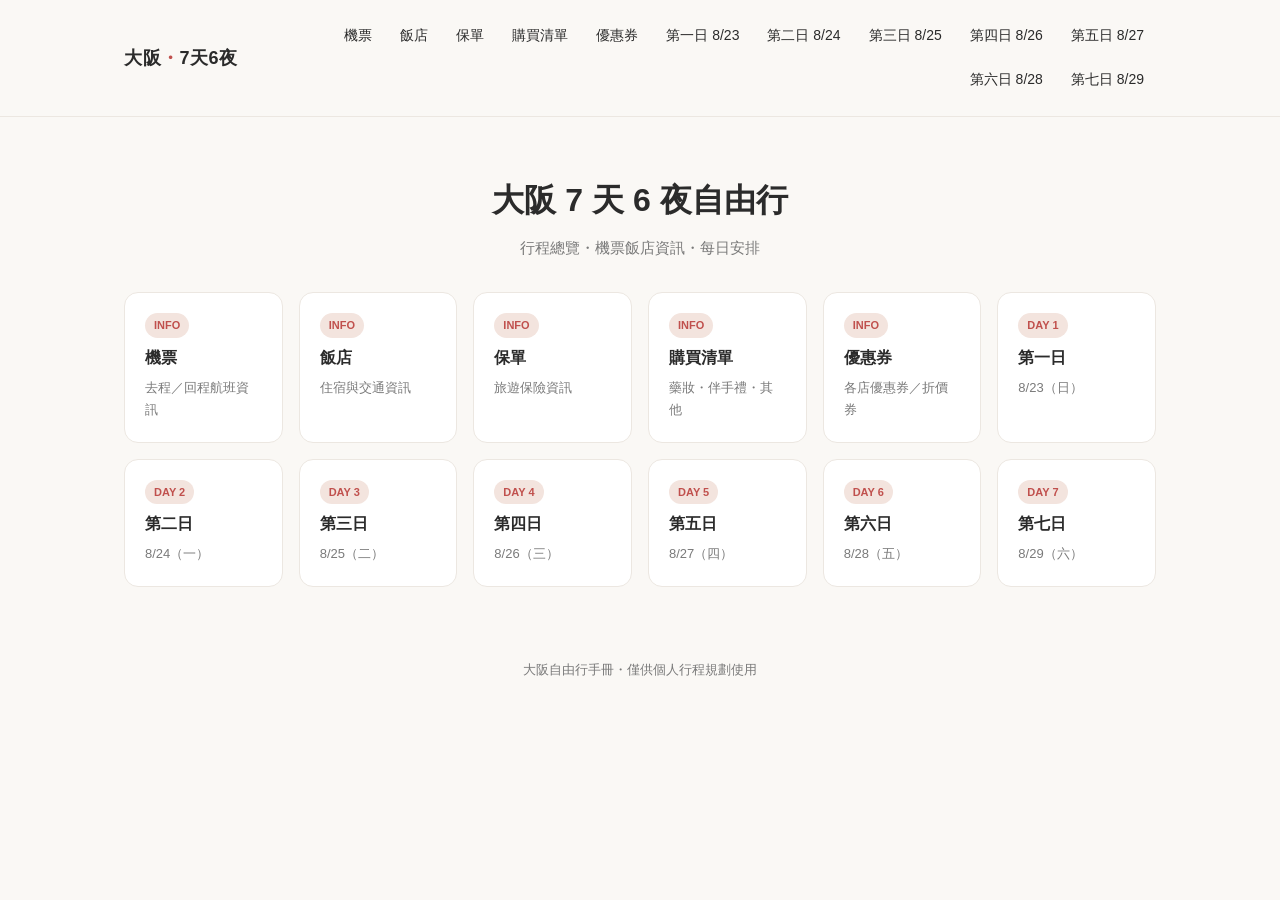
<file: index.html>
<!DOCTYPE html>
<html lang="zh-Hant">
<head>
<meta charset="UTF-8">
<meta name="viewport" content="width=device-width, initial-scale=1.0">
<title>大阪 7 天 6 夜自由行</title>
<link rel="stylesheet" href="styles.css">
</head>
<body>

<header class="site-header">
  <div class="header-inner">
    <a class="brand" href="index.html">大阪<span>・</span>7天6夜</a>
    <button class="menu-toggle" id="menuToggle" aria-label="開啟選單">☰ 選單</button>
    <nav class="menu" id="mainMenu">
      <a href="flight.html">機票</a>
      <a href="hotel.html">飯店</a>
      <a href="insurance.html">保單</a>
      <a href="checklist.html">購買清單</a>
      <a href="coupons.html">優惠券</a>
      <a href="day1.html">第一日 8/23</a>
      <a href="day2.html">第二日 8/24</a>
      <a href="day3.html">第三日 8/25</a>
      <a href="day4.html">第四日 8/26</a>
      <a href="day5.html">第五日 8/27</a>
      <a href="day6.html">第六日 8/28</a>
      <a href="day7.html">第七日 8/29</a>
    </nav>
  </div>
</header>

<main>

  <div class="hero">
    <h1>大阪 7 天 6 夜自由行</h1>
    <p>行程總覽・機票飯店資訊・每日安排</p>
    <div class="nav-cards">
      <a class="nav-card" href="flight.html"><span class="tag">INFO</span><h3>機票</h3><p>去程／回程航班資訊</p></a>
      <a class="nav-card" href="hotel.html"><span class="tag">INFO</span><h3>飯店</h3><p>住宿與交通資訊</p></a>
      <a class="nav-card" href="insurance.html"><span class="tag">INFO</span><h3>保單</h3><p>旅遊保險資訊</p></a>
      <a class="nav-card" href="checklist.html"><span class="tag">INFO</span><h3>購買清單</h3><p>藥妝・伴手禮・其他</p></a>
      <a class="nav-card" href="coupons.html"><span class="tag">INFO</span><h3>優惠券</h3><p>各店優惠券／折價券</p></a>
      <a class="nav-card" href="day1.html"><span class="tag">DAY 1</span><h3>第一日</h3><p>8/23（日）</p></a>
      <a class="nav-card" href="day2.html"><span class="tag">DAY 2</span><h3>第二日</h3><p>8/24（一）</p></a>
      <a class="nav-card" href="day3.html"><span class="tag">DAY 3</span><h3>第三日</h3><p>8/25（二）</p></a>
      <a class="nav-card" href="day4.html"><span class="tag">DAY 4</span><h3>第四日</h3><p>8/26（三）</p></a>
      <a class="nav-card" href="day5.html"><span class="tag">DAY 5</span><h3>第五日</h3><p>8/27（四）</p></a>
      <a class="nav-card" href="day6.html"><span class="tag">DAY 6</span><h3>第六日</h3><p>8/28（五）</p></a>
      <a class="nav-card" href="day7.html"><span class="tag">DAY 7</span><h3>第七日</h3><p>8/29（六）</p></a>
    </div>
  </div>

</main>

<footer>大阪自由行手冊・僅供個人行程規劃使用</footer>

<button class="back-to-top" id="backToTop" aria-label="回到頂部" onclick="window.scrollTo({top:0,behavior:'smooth'})">↑</button>

<script>
  // mobile menu toggle
  const toggle = document.getElementById('menuToggle');
  const menu = document.getElementById('mainMenu');
  toggle.addEventListener('click', () => menu.classList.toggle('open'));
  menu.querySelectorAll('a').forEach(a => a.addEventListener('click', () => menu.classList.remove('open')));

  // active link highlight on scroll
  const sections = document.querySelectorAll('section.page');
  const links = menu.querySelectorAll('a');
  const observer = new IntersectionObserver((entries) => {
    entries.forEach(entry => {
      if (entry.isIntersecting) {
        const id = entry.target.getAttribute('id');
        links.forEach(l => l.classList.toggle('active', l.getAttribute('href') === '#' + id));
      }
    });
  }, { rootMargin: '-40% 0px -55% 0px' });
  sections.forEach(s => observer.observe(s));

  // back-to-top visibility
  const backToTop = document.getElementById('backToTop');
  window.addEventListener('scroll', () => {
    backToTop.classList.toggle('show', window.scrollY > 300);
  });
</script>

</body>
</html>
</file>
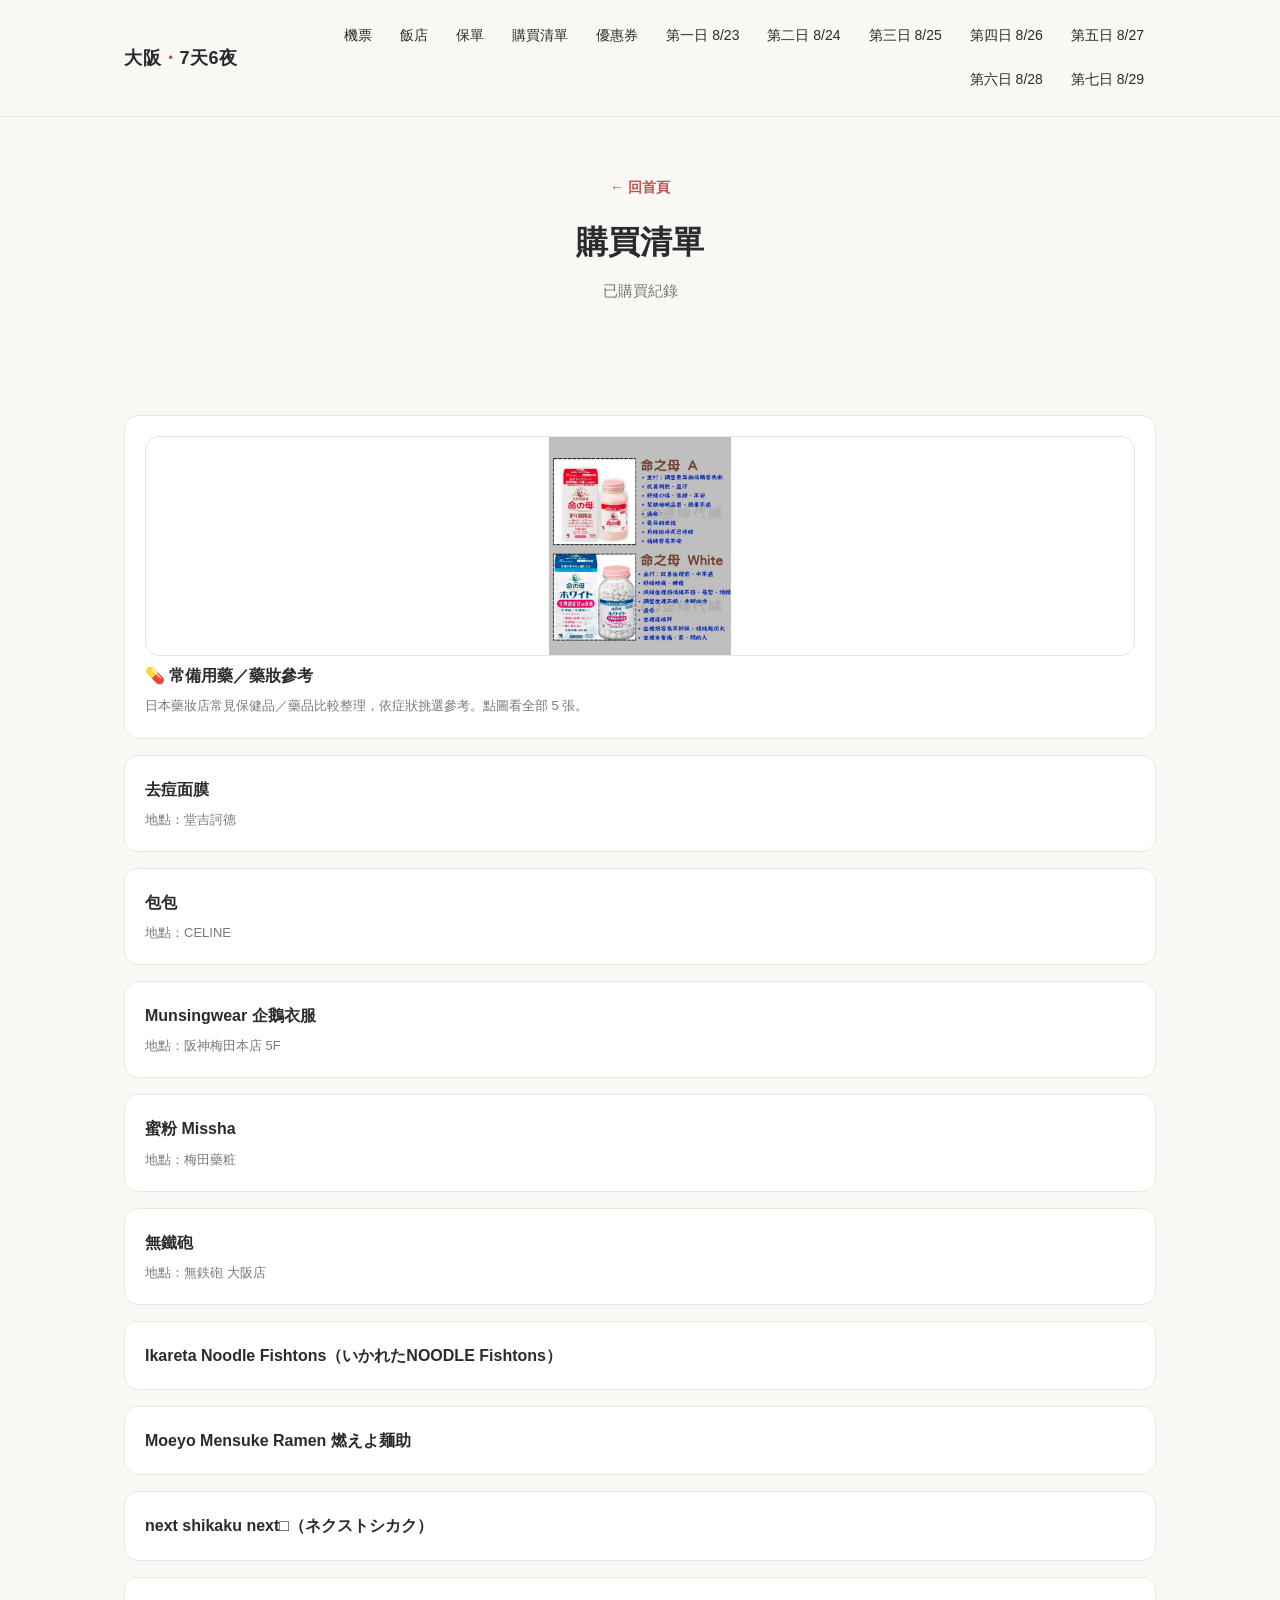
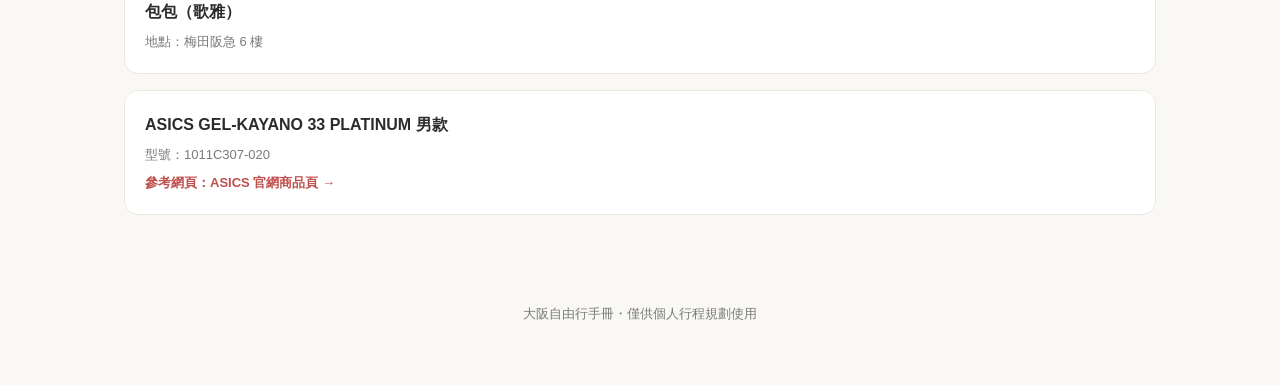
<file: checklist.html>
<!DOCTYPE html>
<html lang="zh-Hant">
<head>
<meta charset="UTF-8">
<meta name="viewport" content="width=device-width, initial-scale=1.0">
<title>購買清單・大阪 7 天 6 夜自由行</title>
<link rel="stylesheet" href="styles.css">
</head>
<body>

<header class="site-header">
  <div class="header-inner">
    <a class="brand" href="index.html">大阪<span>・</span>7天6夜</a>
    <button class="menu-toggle" id="menuToggle" aria-label="開啟選單">☰ 選單</button>
    <nav class="menu" id="mainMenu">
      <a href="flight.html">機票</a>
      <a href="hotel.html">飯店</a>
      <a href="insurance.html">保單</a>
      <a href="checklist.html" class="active">購買清單</a>
      <a href="coupons.html">優惠券</a>
      <a href="day1.html">第一日 8/23</a>
      <a href="day2.html">第二日 8/24</a>
      <a href="day3.html">第三日 8/25</a>
      <a href="day4.html">第四日 8/26</a>
      <a href="day5.html">第五日 8/27</a>
      <a href="day6.html">第六日 8/28</a>
      <a href="day7.html">第七日 8/29</a>
    </nav>
  </div>
</header>

<main>

  <div class="hero">
    <a class="back-link" href="index.html">← 回首頁</a>
    <h1>購買清單</h1>
    <p>已購買紀錄</p>
  </div>

  <section class="page" id="checklist">
    <div class="timeline">
      <div class="card">
        <img class="coupon-thumb" src="images/otc-guide-1.jpg" alt="常備用藥／藥妝參考" onclick="openMedsLightbox()">
        <h3>💊 常備用藥／藥妝參考</h3>
        <p>日本藥妝店常見保健品／藥品比較整理，依症狀挑選參考。點圖看全部 5 張。</p>
      </div>
      <div class="card">
        <h3>去痘面膜</h3>
        <p>地點：堂吉訶德</p>
      </div>
      <div class="card">
        <h3>包包</h3>
        <p>地點：CELINE</p>
      </div>
      <div class="card">
        <h3>Munsingwear 企鵝衣服</h3>
        <p>地點：阪神梅田本店 5F</p>
      </div>
      <div class="card">
        <h3>蜜粉 Missha</h3>
        <p>地點：梅田藥粧</p>
      </div>
      <div class="card">
        <h3>無鐵砲</h3>
        <p>地點：無鉄砲 大阪店</p>
      </div>
      <div class="card">
        <h3>Ikareta Noodle Fishtons（いかれたNOODLE Fishtons）</h3>
      </div>
      <div class="card">
        <h3>Moeyo Mensuke Ramen 燃えよ麺助</h3>
      </div>
      <div class="card">
        <h3>next shikaku next□（ネクストシカク）</h3>
      </div>
      <div class="card">
        <h3>包包（歌雅）</h3>
        <p>地點：梅田阪急 6 樓</p>
      </div>
      <div class="card">
        <h3>ASICS GEL-KAYANO 33 PLATINUM 男款</h3>
        <p>型號：1011C307-020</p>
        <p><a href="https://www.asics.com.tw/SalePage/Index/11970060" target="_blank" rel="noopener noreferrer">參考網頁：ASICS 官網商品頁 →</a></p>
      </div>
    </div>
  </section>

</main>

<footer>大阪自由行手冊・僅供個人行程規劃使用</footer>

<button class="back-to-top" id="backToTop" aria-label="回到頂部" onclick="window.scrollTo({top:0,behavior:'smooth'})">↑</button>

<div class="lightbox" id="medsLightbox" onclick="if(event.target === this) closeMedsLightbox()">
  <button class="lightbox-close" onclick="closeMedsLightbox()">← 返回購買清單</button>
  <div class="lightbox-scroll">
    <img src="images/otc-guide-1.jpg" alt="命之母系列比較（更年期／生理不適）">
    <img src="images/otc-guide-2.jpg" alt="護眼葉黃素系列比較">
    <img src="images/otc-guide-3.jpg" alt="維他命BB系列比較（皮膚／口內炎）">
    <img src="images/otc-guide-4.jpg" alt="美白錠系列比較">
    <img src="images/otc-guide-5.jpg" alt="維他命B群／抗疲勞系列比較">
  </div>
</div>

<script>
  // mobile menu toggle
  const toggle = document.getElementById('menuToggle');
  const menu = document.getElementById('mainMenu');
  toggle.addEventListener('click', () => menu.classList.toggle('open'));
  menu.querySelectorAll('a').forEach(a => a.addEventListener('click', () => menu.classList.remove('open')));

  // active link highlight on scroll
  const sections = document.querySelectorAll('section.page');
  const links = menu.querySelectorAll('a');
  const observer = new IntersectionObserver((entries) => {
    entries.forEach(entry => {
      if (entry.isIntersecting) {
        const id = entry.target.getAttribute('id');
        links.forEach(l => l.classList.toggle('active', l.getAttribute('href') === '#' + id));
      }
    });
  }, { rootMargin: '-40% 0px -55% 0px' });
  sections.forEach(s => observer.observe(s));

  // back-to-top visibility
  const backToTop = document.getElementById('backToTop');
  window.addEventListener('scroll', () => {
    backToTop.classList.toggle('show', window.scrollY > 300);
  });

  // meds lightbox
  const medsLightbox = document.getElementById('medsLightbox');
  function openMedsLightbox() { medsLightbox.classList.add('open'); }
  function closeMedsLightbox() { medsLightbox.classList.remove('open'); }
</script>

</body>
</html>
</file>
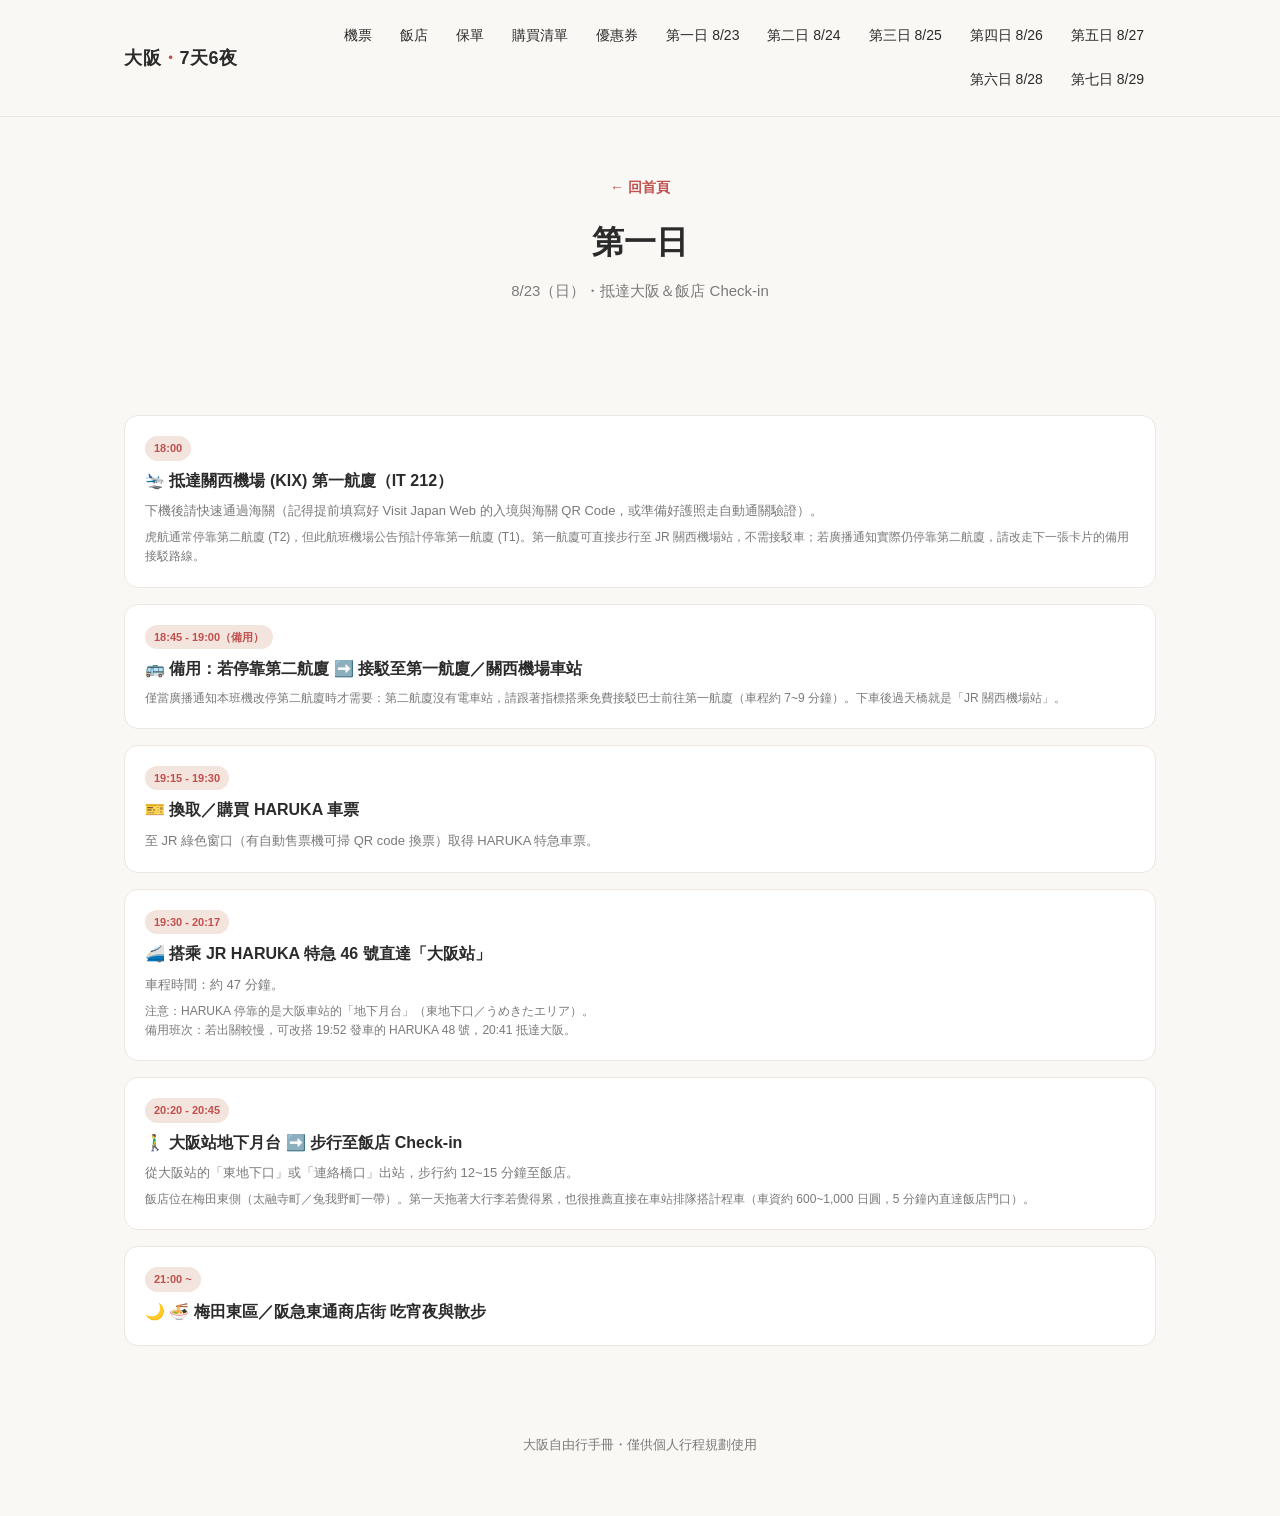
<file: day1.html>
<!DOCTYPE html>
<html lang="zh-Hant">
<head>
<meta charset="UTF-8">
<meta name="viewport" content="width=device-width, initial-scale=1.0">
<title>第一日・大阪 7 天 6 夜自由行</title>
<link rel="stylesheet" href="styles.css">
</head>
<body>

<header class="site-header">
  <div class="header-inner">
    <a class="brand" href="index.html">大阪<span>・</span>7天6夜</a>
    <button class="menu-toggle" id="menuToggle" aria-label="開啟選單">☰ 選單</button>
    <nav class="menu" id="mainMenu">
      <a href="flight.html">機票</a>
      <a href="hotel.html">飯店</a>
      <a href="insurance.html">保單</a>
      <a href="checklist.html">購買清單</a>
      <a href="coupons.html">優惠券</a>
      <a href="day1.html" class="active">第一日 8/23</a>
      <a href="day2.html">第二日 8/24</a>
      <a href="day3.html">第三日 8/25</a>
      <a href="day4.html">第四日 8/26</a>
      <a href="day5.html">第五日 8/27</a>
      <a href="day6.html">第六日 8/28</a>
      <a href="day7.html">第七日 8/29</a>
    </nav>
  </div>
</header>

<main>

  <div class="hero">
    <a class="back-link" href="index.html">← 回首頁</a>
    <h1>第一日</h1>
    <p>8/23（日）・抵達大阪＆飯店 Check-in</p>
  </div>

  <section class="page" id="day1">
    <div class="timeline">
      <div class="card">
        <span class="tag">18:00</span>
        <h3>🛬 抵達關西機場 (KIX) 第一航廈（IT 212）</h3>
        <p>下機後請快速通過海關（記得提前填寫好 Visit Japan Web 的入境與海關 QR Code，或準備好護照走自動通關驗證）。</p>
        <p class="note">虎航通常停靠第二航廈 (T2)，但此航班機場公告預計停靠第一航廈 (T1)。第一航廈可直接步行至 JR 關西機場站，不需接駁車；若廣播通知實際仍停靠第二航廈，請改走下一張卡片的備用接駁路線。</p>
      </div>
      <div class="card">
        <span class="tag">18:45 - 19:00（備用）</span>
        <h3>🚌 備用：若停靠第二航廈 ➡️ 接駁至第一航廈／關西機場車站</h3>
        <p class="note">僅當廣播通知本班機改停第二航廈時才需要：第二航廈沒有電車站，請跟著指標搭乘免費接駁巴士前往第一航廈（車程約 7~9 分鐘）。下車後過天橋就是「JR 關西機場站」。</p>
      </div>
      <div class="card">
        <span class="tag">19:15 - 19:30</span>
        <h3>🎫 換取／購買 HARUKA 車票</h3>
        <p>至 JR 綠色窗口（有自動售票機可掃 QR code 換票）取得 HARUKA 特急車票。</p>
      </div>
      <div class="card">
        <span class="tag">19:30 - 20:17</span>
        <h3>🚄 搭乘 JR HARUKA 特急 46 號直達「大阪站」</h3>
        <p>車程時間：約 47 分鐘。</p>
        <p class="note">注意：HARUKA 停靠的是大阪車站的「地下月台」（東地下口／うめきたエリア）。<br>備用班次：若出關較慢，可改搭 19:52 發車的 HARUKA 48 號，20:41 抵達大阪。</p>
      </div>
      <div class="card">
        <span class="tag">20:20 - 20:45</span>
        <h3>🚶‍♂️ 大阪站地下月台 ➡️ 步行至飯店 Check-in</h3>
        <p>從大阪站的「東地下口」或「連絡橋口」出站，步行約 12~15 分鐘至飯店。</p>
        <p class="note">飯店位在梅田東側（太融寺町／兔我野町一帶）。第一天拖著大行李若覺得累，也很推薦直接在車站排隊搭計程車（車資約 600~1,000 日圓，5 分鐘內直達飯店門口）。</p>
      </div>
      <div class="card">
        <span class="tag">21:00 ~</span>
        <h3>🌙 🍜 梅田東區／阪急東通商店街 吃宵夜與散步</h3>
      </div>
    </div>
  </section>

</main>

<footer>大阪自由行手冊・僅供個人行程規劃使用</footer>

<button class="back-to-top" id="backToTop" aria-label="回到頂部" onclick="window.scrollTo({top:0,behavior:'smooth'})">↑</button>

<script>
  // mobile menu toggle
  const toggle = document.getElementById('menuToggle');
  const menu = document.getElementById('mainMenu');
  toggle.addEventListener('click', () => menu.classList.toggle('open'));
  menu.querySelectorAll('a').forEach(a => a.addEventListener('click', () => menu.classList.remove('open')));

  // active link highlight on scroll
  const sections = document.querySelectorAll('section.page');
  const links = menu.querySelectorAll('a');
  const observer = new IntersectionObserver((entries) => {
    entries.forEach(entry => {
      if (entry.isIntersecting) {
        const id = entry.target.getAttribute('id');
        links.forEach(l => l.classList.toggle('active', l.getAttribute('href') === '#' + id));
      }
    });
  }, { rootMargin: '-40% 0px -55% 0px' });
  sections.forEach(s => observer.observe(s));

  // back-to-top visibility
  const backToTop = document.getElementById('backToTop');
  window.addEventListener('scroll', () => {
    backToTop.classList.toggle('show', window.scrollY > 300);
  });
</script>

</body>
</html>
</file>
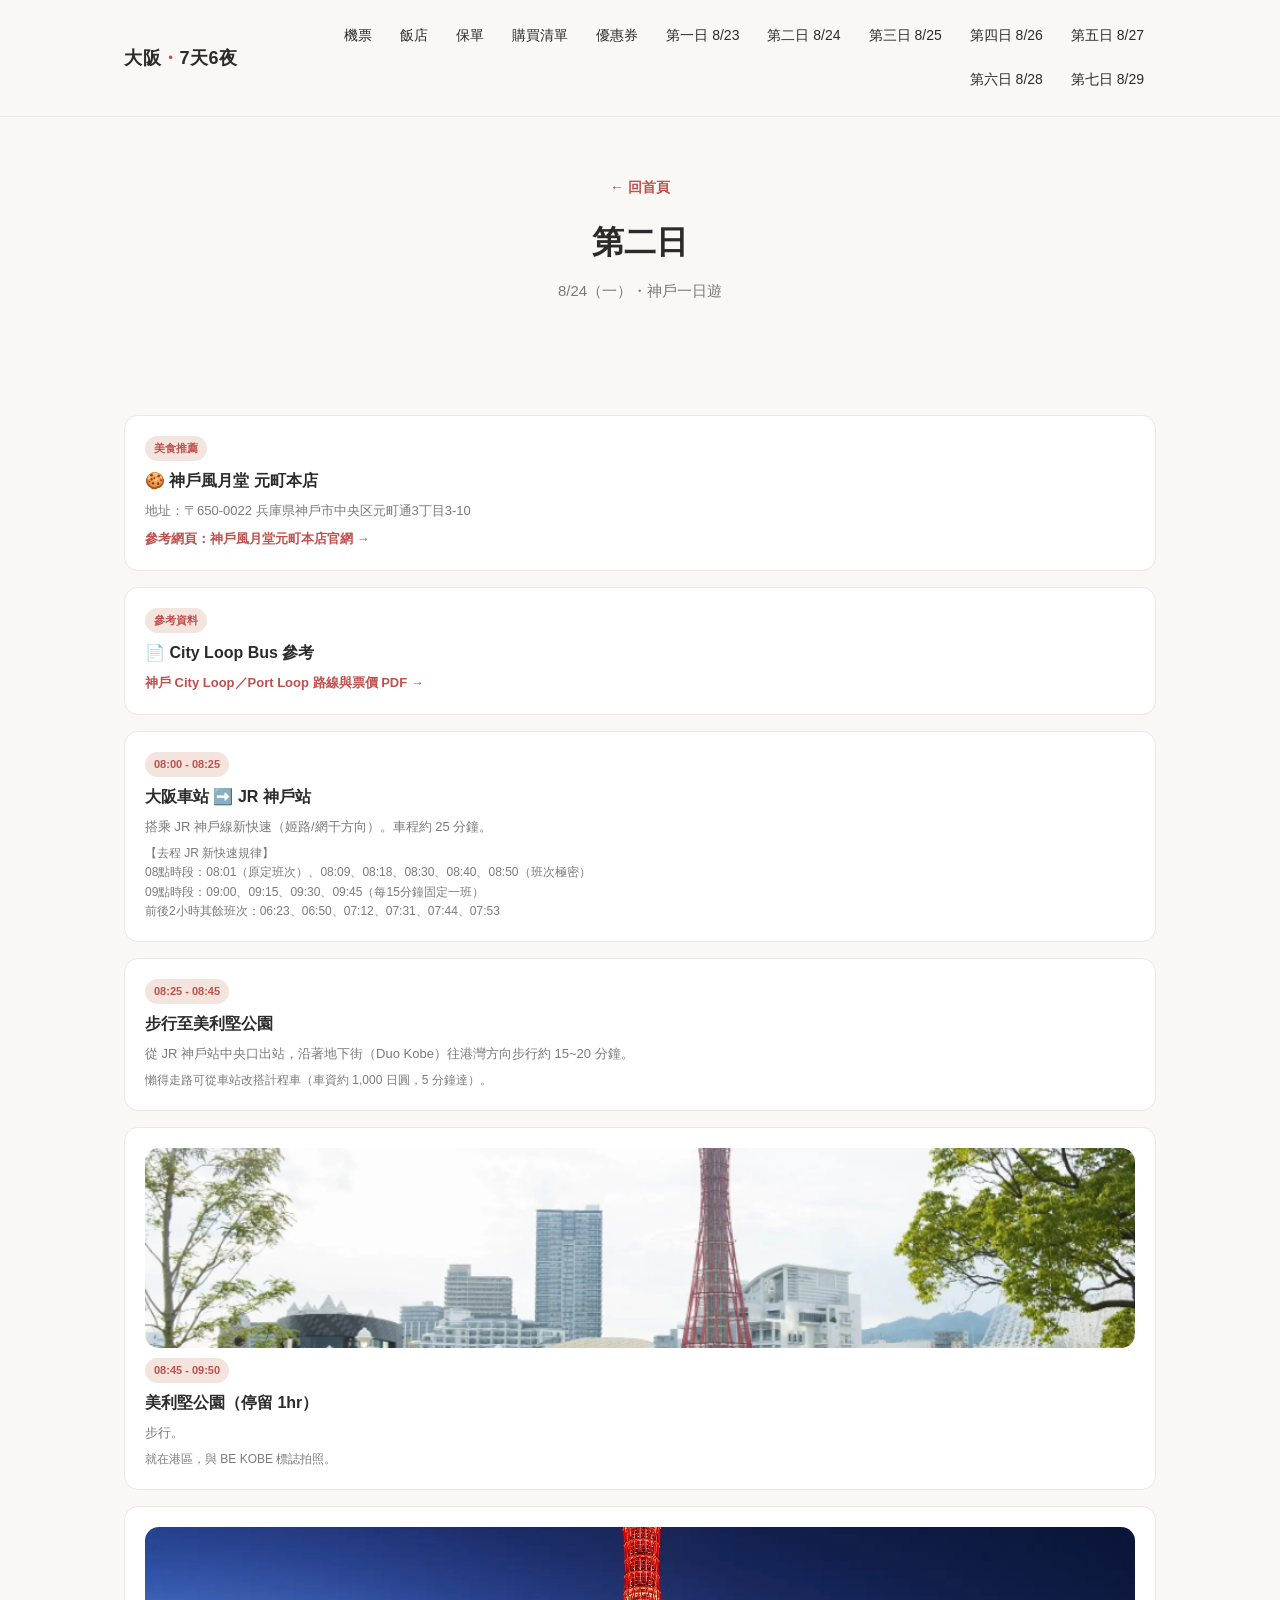
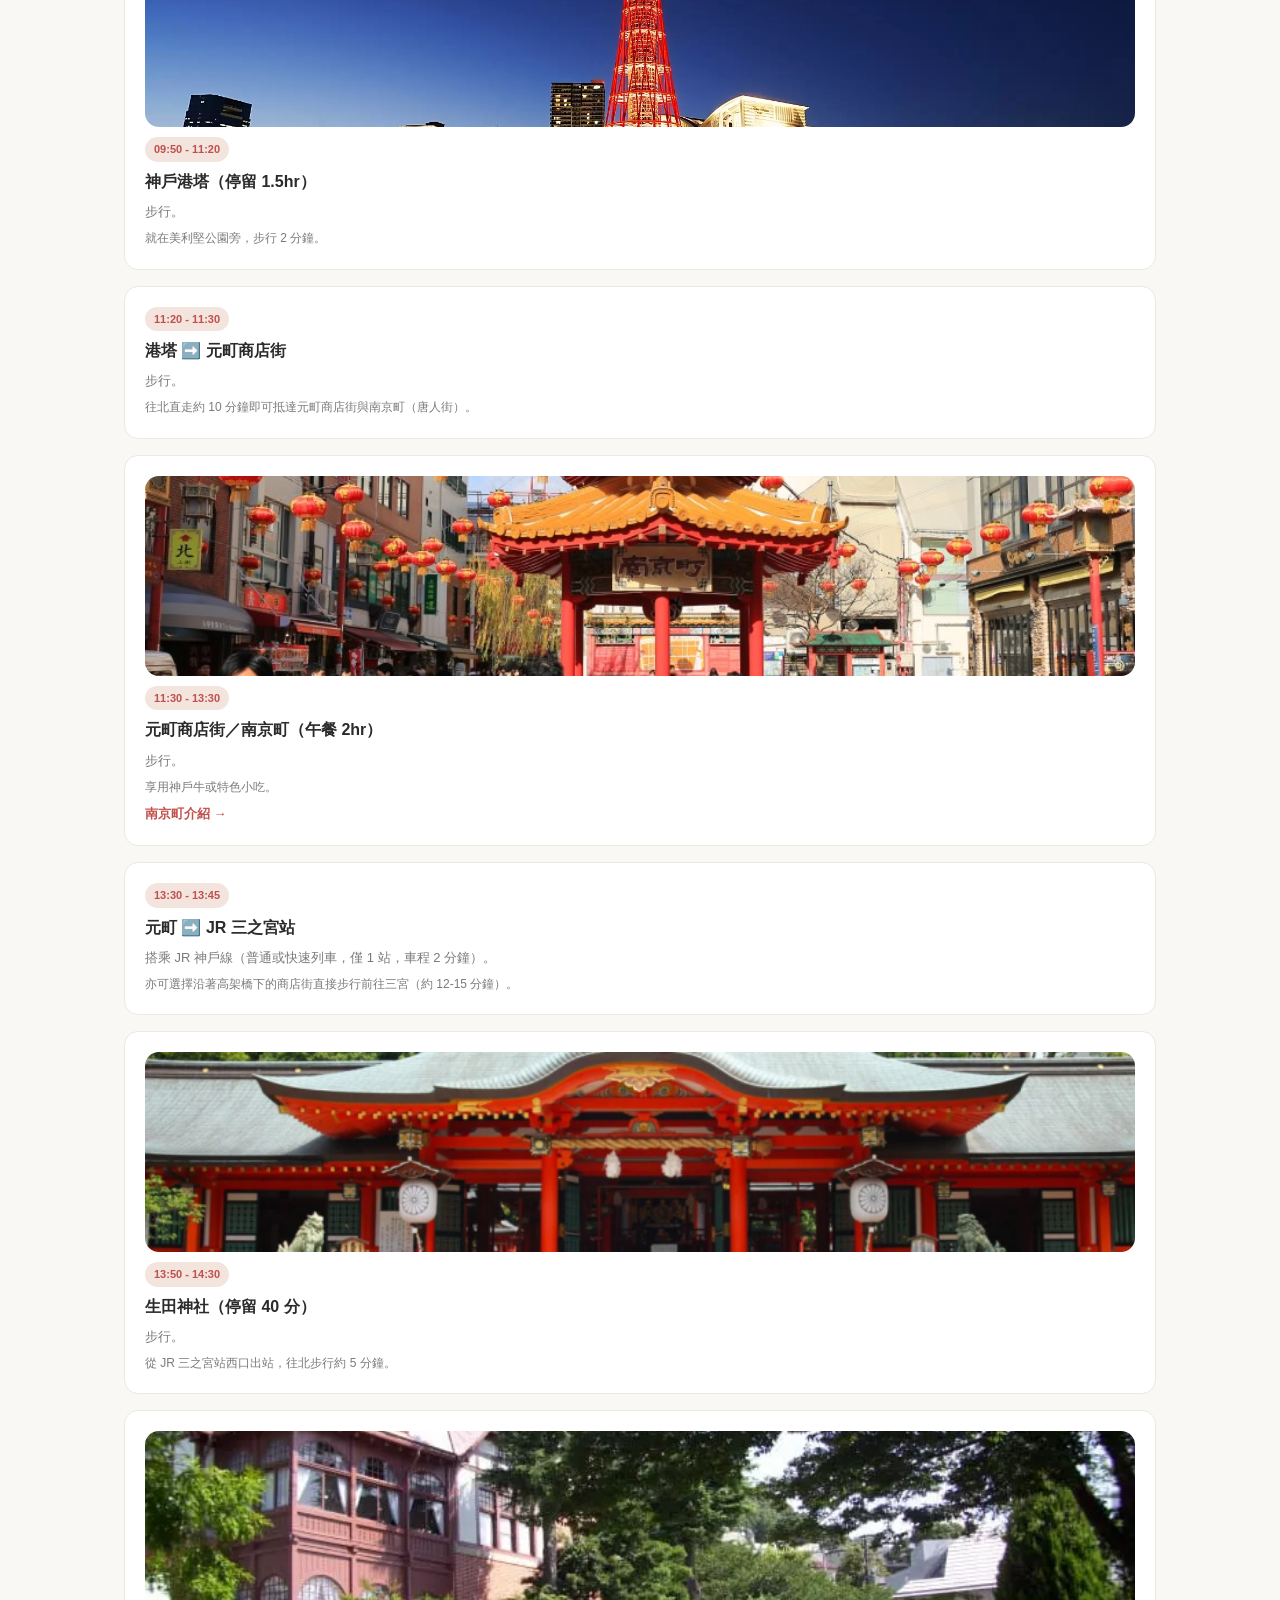
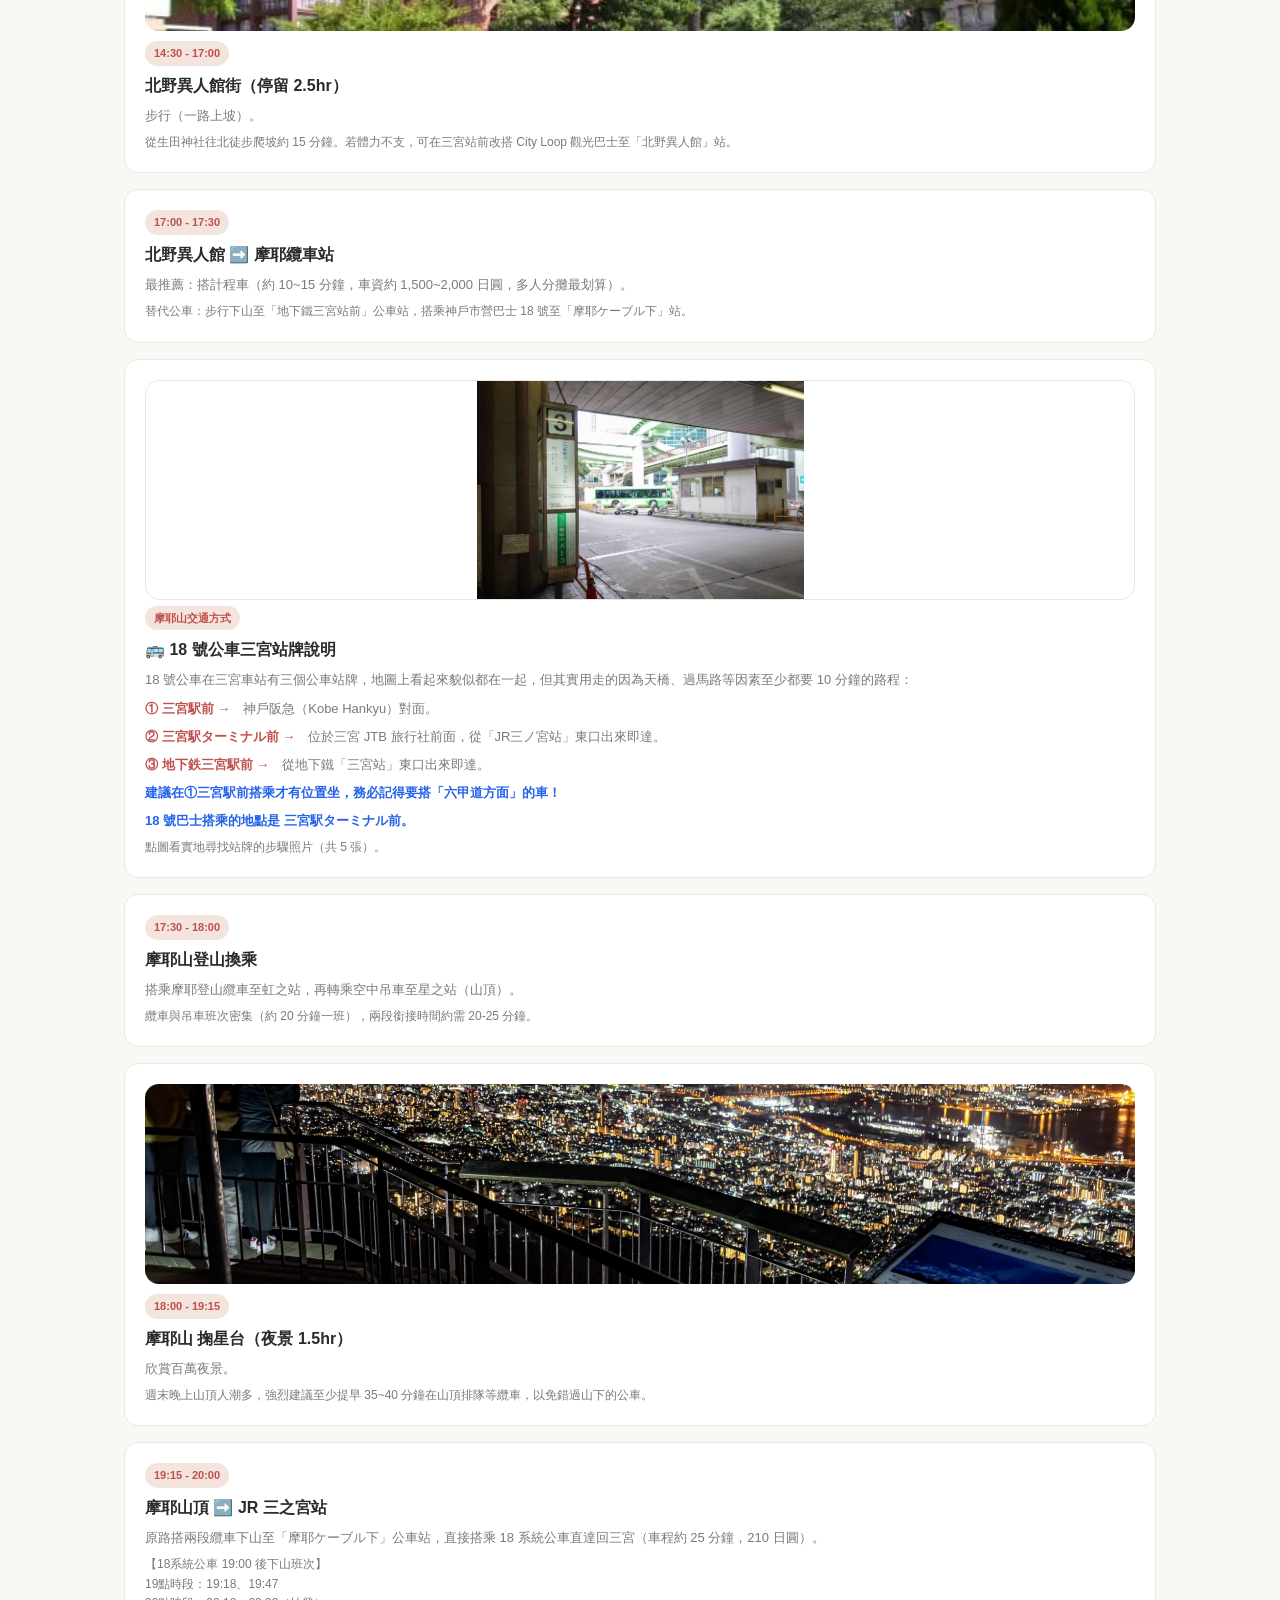
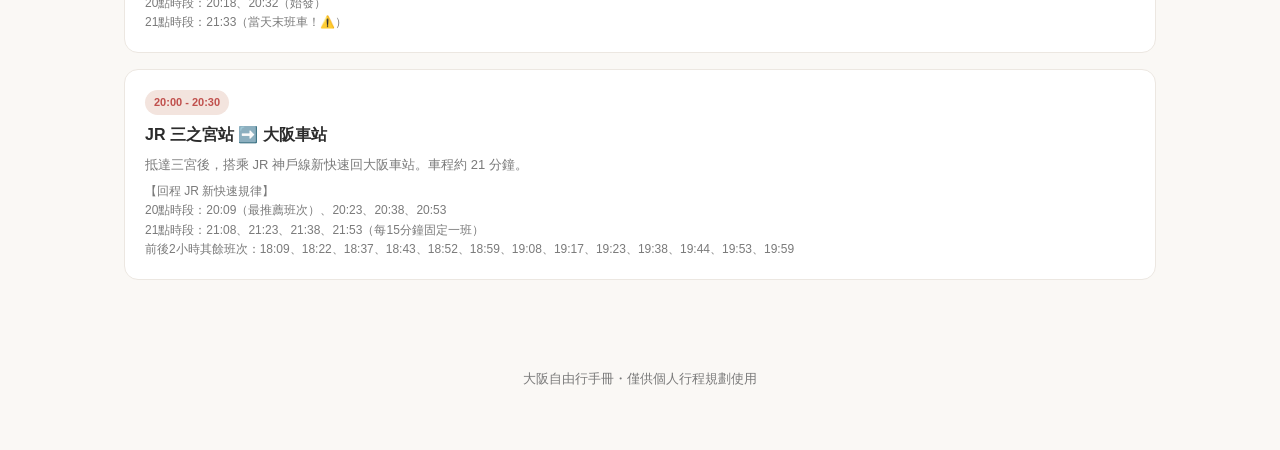
<file: day2.html>
<!DOCTYPE html>
<html lang="zh-Hant">
<head>
<meta charset="UTF-8">
<meta name="viewport" content="width=device-width, initial-scale=1.0">
<title>第二日・大阪 7 天 6 夜自由行</title>
<link rel="stylesheet" href="styles.css">
</head>
<body>

<header class="site-header">
  <div class="header-inner">
    <a class="brand" href="index.html">大阪<span>・</span>7天6夜</a>
    <button class="menu-toggle" id="menuToggle" aria-label="開啟選單">☰ 選單</button>
    <nav class="menu" id="mainMenu">
      <a href="flight.html">機票</a>
      <a href="hotel.html">飯店</a>
      <a href="insurance.html">保單</a>
      <a href="checklist.html">購買清單</a>
      <a href="coupons.html">優惠券</a>
      <a href="day1.html">第一日 8/23</a>
      <a href="day2.html" class="active">第二日 8/24</a>
      <a href="day3.html">第三日 8/25</a>
      <a href="day4.html">第四日 8/26</a>
      <a href="day5.html">第五日 8/27</a>
      <a href="day6.html">第六日 8/28</a>
      <a href="day7.html">第七日 8/29</a>
    </nav>
  </div>
</header>

<main>

  <div class="hero">
    <a class="back-link" href="index.html">← 回首頁</a>
    <h1>第二日</h1>
    <p>8/24（一）・神戶一日遊</p>
  </div>

  <section class="page" id="day2">
    <div class="timeline">
      <div class="card">
        <span class="tag">美食推薦</span>
        <h3>🍪 神戶風月堂 元町本店</h3>
        <p>地址：〒650-0022 兵庫県神戶市中央区元町通3丁目3-10</p>
        <p><a href="https://www.kobe-fugetsudo.co.jp/honten.html" target="_blank" rel="noopener noreferrer">參考網頁：神戶風月堂元町本店官網 →</a></p>
      </div>
      <div class="card">
        <span class="tag">參考資料</span>
        <h3>📄 City Loop Bus 參考</h3>
        <p><a href="files/kobe-city-loop-bus.pdf" target="_blank" rel="noopener noreferrer">神戶 City Loop／Port Loop 路線與票價 PDF →</a></p>
      </div>
      <div class="card">
        <span class="tag">08:00 - 08:25</span>
        <h3>大阪車站 ➡️ JR 神戶站</h3>
        <p>搭乘 JR 神戶線新快速（姬路/網干方向）。車程約 25 分鐘。</p>
        <p class="note">【去程 JR 新快速規律】<br>08點時段：08:01（原定班次）、08:09、08:18、08:30、08:40、08:50（班次極密）<br>09點時段：09:00、09:15、09:30、09:45（每15分鐘固定一班）<br>前後2小時其餘班次：06:23、06:50、07:12、07:31、07:44、07:53</p>
      </div>
      <div class="card">
        <span class="tag">08:25 - 08:45</span>
        <h3>步行至美利堅公園</h3>
        <p>從 JR 神戶站中央口出站，沿著地下街（Duo Kobe）往港灣方向步行約 15~20 分鐘。</p>
        <p class="note">懶得走路可從車站改搭計程車（車資約 1,000 日圓，5 分鐘達）。</p>
      </div>
      <div class="card">
        <img class="spot-photo" src="images/meriken-park.png" alt="美利堅公園">
        <span class="tag">08:45 - 09:50</span>
        <h3>美利堅公園（停留 1hr）</h3>
        <p>步行。</p>
        <p class="note">就在港區，與 BE KOBE 標誌拍照。</p>
      </div>
      <div class="card">
        <img class="spot-photo" src="images/kobe-port-tower.webp" alt="神戶港塔">
        <span class="tag">09:50 - 11:20</span>
        <h3>神戶港塔（停留 1.5hr）</h3>
        <p>步行。</p>
        <p class="note">就在美利堅公園旁，步行 2 分鐘。</p>
      </div>
      <div class="card">
        <span class="tag">11:20 - 11:30</span>
        <h3>港塔 ➡️ 元町商店街</h3>
        <p>步行。</p>
        <p class="note">往北直走約 10 分鐘即可抵達元町商店街與南京町（唐人街）。</p>
      </div>
      <div class="card">
        <img class="spot-photo" src="images/motomachi-nankinmachi.jpg" alt="元町商店街／南京町">
        <span class="tag">11:30 - 13:30</span>
        <h3>元町商店街／南京町（午餐 2hr）</h3>
        <p>步行。</p>
        <p class="note">享用神戶牛或特色小吃。</p>
        <p><a href="https://mimigo.tw/nankin-machi/" target="_blank" rel="noopener noreferrer">南京町介紹 →</a></p>
      </div>
      <div class="card">
        <span class="tag">13:30 - 13:45</span>
        <h3>元町 ➡️ JR 三之宮站</h3>
        <p>搭乘 JR 神戶線（普通或快速列車，僅 1 站，車程 2 分鐘）。</p>
        <p class="note">亦可選擇沿著高架橋下的商店街直接步行前往三宮（約 12-15 分鐘）。</p>
      </div>
      <div class="card">
        <img class="spot-photo" src="images/ikuta-shrine.webp" alt="生田神社">
        <span class="tag">13:50 - 14:30</span>
        <h3>生田神社（停留 40 分）</h3>
        <p>步行。</p>
        <p class="note">從 JR 三之宮站西口出站，往北步行約 5 分鐘。</p>
      </div>
      <div class="card">
        <img class="spot-photo" src="images/kitano-ijinkan.webp" alt="北野異人館街">
        <span class="tag">14:30 - 17:00</span>
        <h3>北野異人館街（停留 2.5hr）</h3>
        <p>步行（一路上坡）。</p>
        <p class="note">從生田神社往北徒步爬坡約 15 分鐘。若體力不支，可在三宮站前改搭 City Loop 觀光巴士至「北野異人館」站。</p>
      </div>
      <div class="card">
        <span class="tag">17:00 - 17:30</span>
        <h3>北野異人館 ➡️ 摩耶纜車站</h3>
        <p>最推薦：搭計程車（約 10~15 分鐘，車資約 1,500~2,000 日圓，多人分攤最划算）。</p>
        <p class="note">替代公車：步行下山至「地下鐵三宮站前」公車站，搭乘神戶市營巴士 18 號至「摩耶ケーブル下」站。</p>
      </div>
      <div class="card">
        <img class="coupon-thumb" src="images/mayasan-bus-guide-3.jpg" alt="18號公車三宮站牌尋找步驟" onclick="openMayaBusLightbox()">
        <span class="tag">摩耶山交通方式</span>
        <h3>🚌 18 號公車三宮站牌說明</h3>
        <p>18 號公車在三宮車站有三個公車站牌，地圖上看起來貌似都在一起，但其實用走的因為天橋、過馬路等因素至少都要 10 分鐘的路程：</p>
        <p><a href="https://kotsu.city.kobe.lg.jp/bus/bus-stop-list/bus-224/" target="_blank" rel="noopener noreferrer">① 三宮駅前 →</a>　神戶阪急（Kobe Hankyu）對面。</p>
        <p><a href="https://kotsu.city.kobe.lg.jp/bus/bus-stop-list/bus-266/" target="_blank" rel="noopener noreferrer">② 三宮駅ターミナル前 →</a>　位於三宮 JTB 旅行社前面，從「JR三ノ宮站」東口出來即達。</p>
        <p><a href="https://kotsu.city.kobe.lg.jp/bus/bus-stop-list/bus-225/" target="_blank" rel="noopener noreferrer">③ 地下鉄三宮駅前 →</a>　從地下鐵「三宮站」東口出來即達。</p>
        <p class="highlight">建議在①三宮駅前搭乘才有位置坐，務必記得要搭「六甲道方面」的車！</p>
        <p class="highlight">18 號巴士搭乘的地點是 三宮駅ターミナル前。</p>
        <p class="note">點圖看實地尋找站牌的步驟照片（共 5 張）。</p>
      </div>
      <div class="card">
        <span class="tag">17:30 - 18:00</span>
        <h3>摩耶山登山換乘</h3>
        <p>搭乘摩耶登山纜車至虹之站，再轉乘空中吊車至星之站（山頂）。</p>
        <p class="note">纜車與吊車班次密集（約 20 分鐘一班），兩段銜接時間約需 20-25 分鐘。</p>
      </div>
      <div class="card">
        <img class="spot-photo" src="images/maya-kikuseidai.jpg" alt="摩耶山 掬星台">
        <span class="tag">18:00 - 19:15</span>
        <h3>摩耶山 掬星台（夜景 1.5hr）</h3>
        <p>欣賞百萬夜景。</p>
        <p class="note">週末晚上山頂人潮多，強烈建議至少提早 35~40 分鐘在山頂排隊等纜車，以免錯過山下的公車。</p>
      </div>
      <div class="card">
        <span class="tag">19:15 - 20:00</span>
        <h3>摩耶山頂 ➡️ JR 三之宮站</h3>
        <p>原路搭兩段纜車下山至「摩耶ケーブル下」公車站，直接搭乘 18 系統公車直達回三宮（車程約 25 分鐘，210 日圓）。</p>
        <p class="note">【18系統公車 19:00 後下山班次】<br>19點時段：19:18、19:47<br>20點時段：20:18、20:32（始發）<br>21點時段：21:33（當天末班車！⚠️）</p>
      </div>
      <div class="card">
        <span class="tag">20:00 - 20:30</span>
        <h3>JR 三之宮站 ➡️ 大阪車站</h3>
        <p>抵達三宮後，搭乘 JR 神戶線新快速回大阪車站。車程約 21 分鐘。</p>
        <p class="note">【回程 JR 新快速規律】<br>20點時段：20:09（最推薦班次）、20:23、20:38、20:53<br>21點時段：21:08、21:23、21:38、21:53（每15分鐘固定一班）<br>前後2小時其餘班次：18:09、18:22、18:37、18:43、18:52、18:59、19:08、19:17、19:23、19:38、19:44、19:53、19:59</p>
      </div>
    </div>
  </section>

</main>

<footer>大阪自由行手冊・僅供個人行程規劃使用</footer>

<button class="back-to-top" id="backToTop" aria-label="回到頂部" onclick="window.scrollTo({top:0,behavior:'smooth'})">↑</button>

<div class="lightbox" id="mayaBusLightbox" onclick="if(event.target === this) closeMayaBusLightbox()">
  <button class="lightbox-close" onclick="closeMayaBusLightbox()">← 返回第二日行程</button>
  <div class="lightbox-scroll">
    <p class="lightbox-caption">1. 巴士搭乘的地點在ＪＲ三宮出站的正下面</p>
    <img src="images/mayasan-bus-guide-1.jpg" alt="1. 巴士搭乘的地點在ＪＲ三宮出站的正下面">
    <p class="lightbox-caption">2. 地點不是很好找，先找到ＪＴＢ及摩斯ＭＯＳ的招牌就到了</p>
    <img src="images/mayasan-bus-guide-2.jpg" alt="2. 地點不是很好找，先找到ＪＴＢ及摩斯ＭＯＳ的招牌就到了">
    <p class="lightbox-caption">3. １８號公車在第３等候站</p>
    <img src="images/mayasan-bus-guide-3.jpg" alt="3. １８號公車在第３等候站">
    <p class="lightbox-caption">4. 看不懂日文沒關係，找摩耶山相關文字即可（或ＪＲ六甲道）</p>
    <img src="images/mayasan-bus-guide-4.jpg" alt="4. 看不懂日文沒關係，找摩耶山相關文字即可（或ＪＲ六甲道）">
    <p class="lightbox-caption">5. 下方還有簡體中文參考喔！</p>
    <img src="images/mayasan-bus-guide-5.jpg" alt="5. 下方還有簡體中文參考喔！">
  </div>
</div>

<script>
  // mobile menu toggle
  const toggle = document.getElementById('menuToggle');
  const menu = document.getElementById('mainMenu');
  toggle.addEventListener('click', () => menu.classList.toggle('open'));
  menu.querySelectorAll('a').forEach(a => a.addEventListener('click', () => menu.classList.remove('open')));

  // active link highlight on scroll
  const sections = document.querySelectorAll('section.page');
  const links = menu.querySelectorAll('a');
  const observer = new IntersectionObserver((entries) => {
    entries.forEach(entry => {
      if (entry.isIntersecting) {
        const id = entry.target.getAttribute('id');
        links.forEach(l => l.classList.toggle('active', l.getAttribute('href') === '#' + id));
      }
    });
  }, { rootMargin: '-40% 0px -55% 0px' });
  sections.forEach(s => observer.observe(s));

  // back-to-top visibility
  const backToTop = document.getElementById('backToTop');
  window.addEventListener('scroll', () => {
    backToTop.classList.toggle('show', window.scrollY > 300);
  });

  // maya bus stop guide lightbox
  const mayaBusLightbox = document.getElementById('mayaBusLightbox');
  function openMayaBusLightbox() { mayaBusLightbox.classList.add('open'); }
  function closeMayaBusLightbox() { mayaBusLightbox.classList.remove('open'); }
</script>

</body>
</html>
</file>
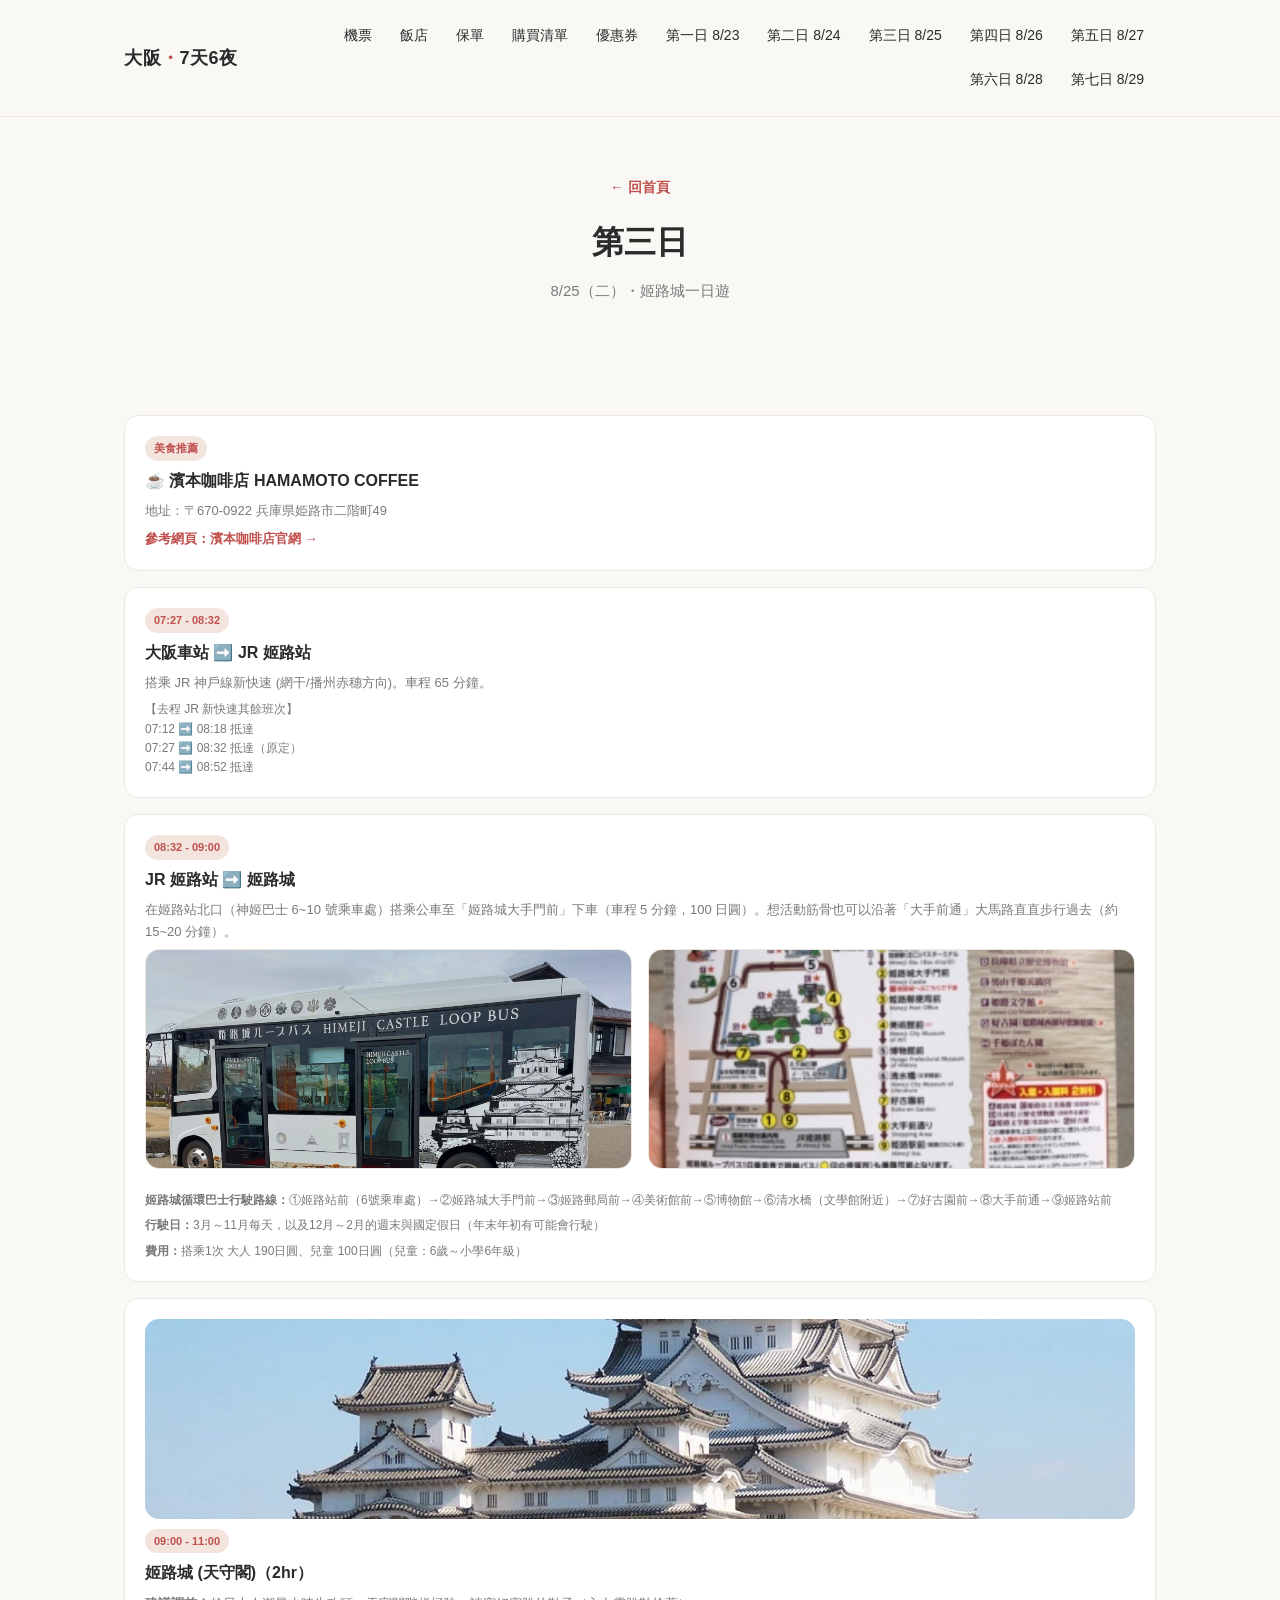
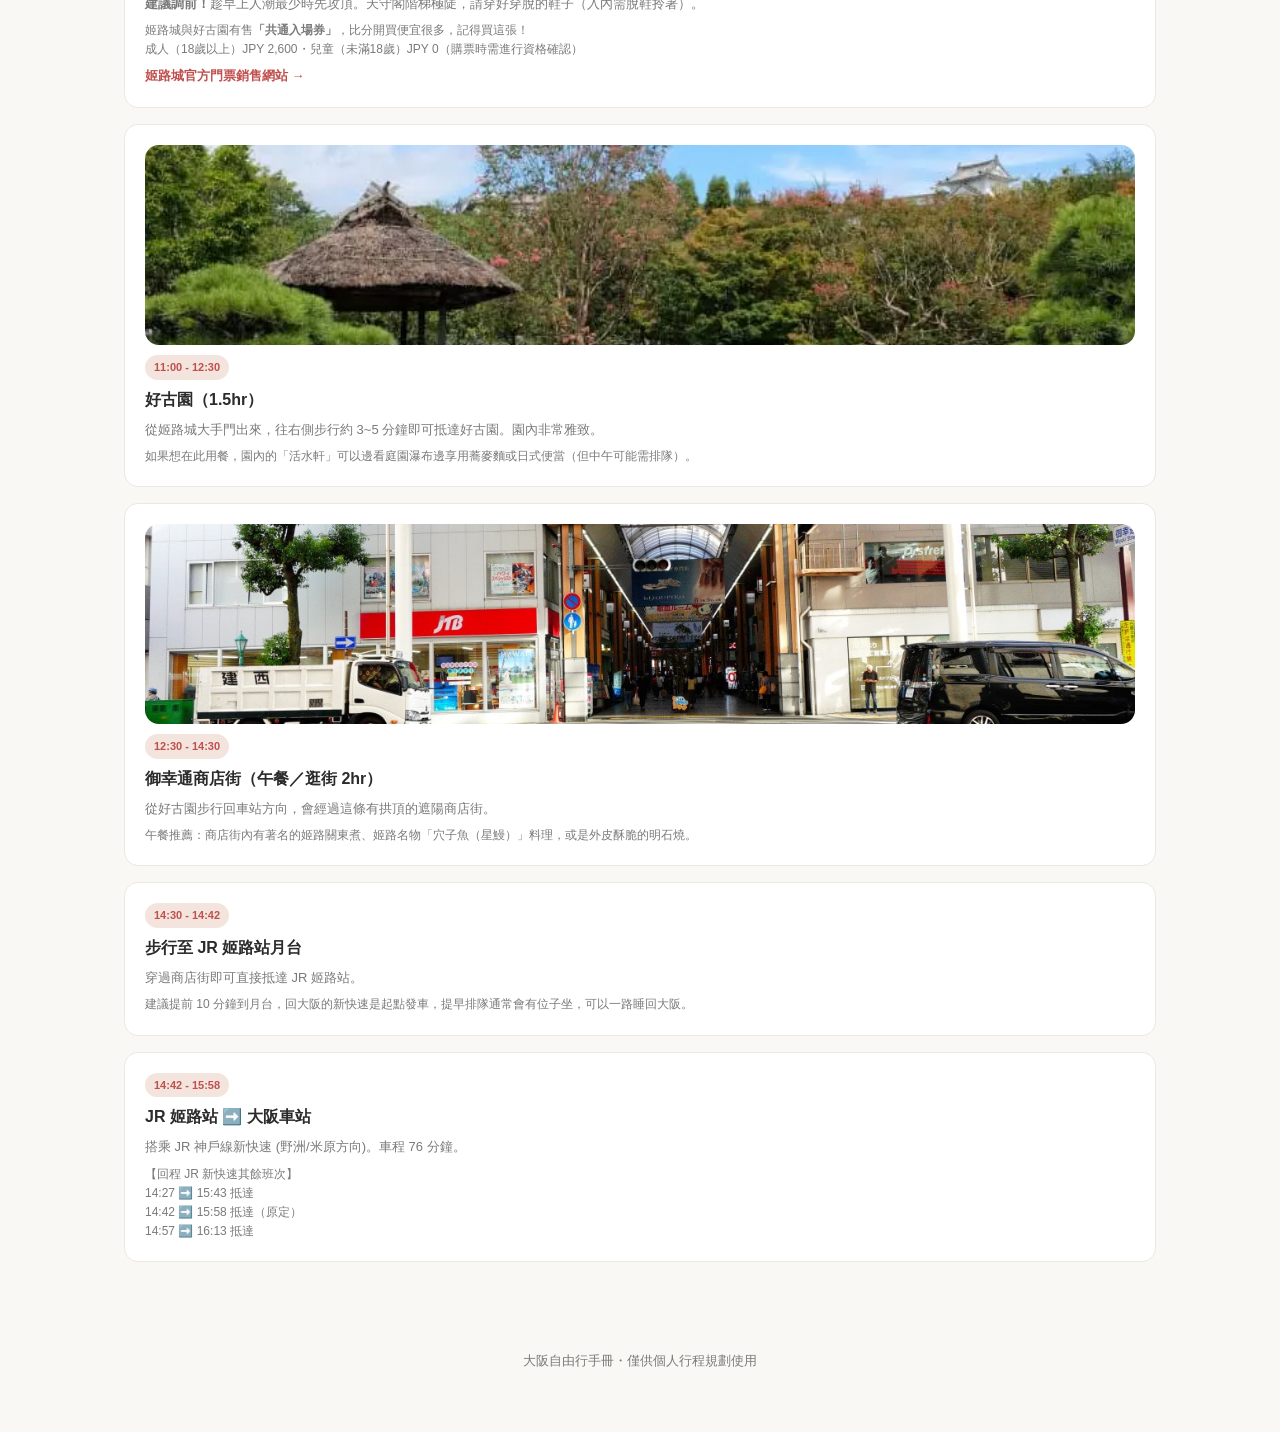
<file: day3.html>
<!DOCTYPE html>
<html lang="zh-Hant">
<head>
<meta charset="UTF-8">
<meta name="viewport" content="width=device-width, initial-scale=1.0">
<title>第三日・大阪 7 天 6 夜自由行</title>
<link rel="stylesheet" href="styles.css">
</head>
<body>

<header class="site-header">
  <div class="header-inner">
    <a class="brand" href="index.html">大阪<span>・</span>7天6夜</a>
    <button class="menu-toggle" id="menuToggle" aria-label="開啟選單">☰ 選單</button>
    <nav class="menu" id="mainMenu">
      <a href="flight.html">機票</a>
      <a href="hotel.html">飯店</a>
      <a href="insurance.html">保單</a>
      <a href="checklist.html">購買清單</a>
      <a href="coupons.html">優惠券</a>
      <a href="day1.html">第一日 8/23</a>
      <a href="day2.html">第二日 8/24</a>
      <a href="day3.html" class="active">第三日 8/25</a>
      <a href="day4.html">第四日 8/26</a>
      <a href="day5.html">第五日 8/27</a>
      <a href="day6.html">第六日 8/28</a>
      <a href="day7.html">第七日 8/29</a>
    </nav>
  </div>
</header>

<main>

  <div class="hero">
    <a class="back-link" href="index.html">← 回首頁</a>
    <h1>第三日</h1>
    <p>8/25（二）・姬路城一日遊</p>
  </div>

  <section class="page" id="day3">
    <div class="timeline">
      <div class="card">
        <span class="tag">美食推薦</span>
        <h3>☕ 濱本咖啡店 HAMAMOTO COFFEE</h3>
        <p>地址：〒670-0922 兵庫県姫路市二階町49</p>
        <p><a href="https://www.hamamoto-coffee.com/" target="_blank" rel="noopener noreferrer">參考網頁：濱本咖啡店官網 →</a></p>
      </div>
      <div class="card">
        <span class="tag">07:27 - 08:32</span>
        <h3>大阪車站 ➡️ JR 姬路站</h3>
        <p>搭乘 JR 神戶線新快速 (網干/播州赤穗方向)。車程 65 分鐘。</p>
        <p class="note">【去程 JR 新快速其餘班次】<br>07:12 ➡️ 08:18 抵達<br>07:27 ➡️ 08:32 抵達（原定）<br>07:44 ➡️ 08:52 抵達</p>
      </div>
      <div class="card">
        <span class="tag">08:32 - 09:00</span>
        <h3>JR 姬路站 ➡️ 姬路城</h3>
        <p>在姬路站北口（神姬巴士 6~10 號乘車處）搭乘公車至「姬路城大手門前」下車（車程 5 分鐘，100 日圓）。想活動筋骨也可以沿著「大手前通」大馬路直直步行過去（約 15~20 分鐘）。</p>
        <div class="hotel-gallery">
          <img src="images/himeji-loop-bus.jpg" alt="姬路城循環巴士">
          <img src="images/himeji-loop-bus-map.jpeg" alt="姬路城循環巴士路線圖">
        </div>
        <p class="note"><strong>姬路城循環巴士行駛路線：</strong>①姬路站前（6號乘車處）→②姬路城大手門前→③姬路郵局前→④美術館前→⑤博物館→⑥清水橋（文學館附近）→⑦好古園前→⑧大手前通→⑨姬路站前</p>
        <p class="note"><strong>行駛日：</strong>3月～11月每天，以及12月～2月的週末與國定假日（年末年初有可能會行駛）</p>
        <p class="note"><strong>費用：</strong>搭乘1次 大人 190日圓、兒童 100日圓（兒童：6歲～小學6年級）</p>
      </div>
      <div class="card">
        <img class="spot-photo" src="images/himeji-castle.webp" alt="姬路城">
        <span class="tag">09:00 - 11:00</span>
        <h3>姬路城 (天守閣)（2hr）</h3>
        <p><strong>建議調前！</strong>趁早上人潮最少時先攻頂。天守閣階梯極陡，請穿好穿脫的鞋子（入內需脫鞋拎著）。</p>
        <p class="note">姬路城與好古園有售<strong>「共通入場券」</strong>，比分開買便宜很多，記得買這張！<br>成人（18歲以上）JPY 2,600・兒童（未滿18歲）JPY 0（購票時需進行資格確認）</p>
        <p><a href="https://himejicastle-ticket.jp/" target="_blank" rel="noopener noreferrer">姬路城官方門票銷售網站 →</a></p>
      </div>
      <div class="card">
        <img class="spot-photo" src="images/kokoen-garden.webp" alt="好古園">
        <span class="tag">11:00 - 12:30</span>
        <h3>好古園（1.5hr）</h3>
        <p>從姬路城大手門出來，往右側步行約 3~5 分鐘即可抵達好古園。園內非常雅致。</p>
        <p class="note">如果想在此用餐，園內的「活水軒」可以邊看庭園瀑布邊享用蕎麥麵或日式便當（但中午可能需排隊）。</p>
      </div>
      <div class="card">
        <img class="spot-photo" src="images/miyuki-street.jpg" alt="御幸通商店街">
        <span class="tag">12:30 - 14:30</span>
        <h3>御幸通商店街（午餐／逛街 2hr）</h3>
        <p>從好古園步行回車站方向，會經過這條有拱頂的遮陽商店街。</p>
        <p class="note">午餐推薦：商店街內有著名的姬路關東煮、姬路名物「穴子魚（星鰻）」料理，或是外皮酥脆的明石燒。</p>
      </div>
      <div class="card">
        <span class="tag">14:30 - 14:42</span>
        <h3>步行至 JR 姬路站月台</h3>
        <p>穿過商店街即可直接抵達 JR 姬路站。</p>
        <p class="note">建議提前 10 分鐘到月台，回大阪的新快速是起點發車，提早排隊通常會有位子坐，可以一路睡回大阪。</p>
      </div>
      <div class="card">
        <span class="tag">14:42 - 15:58</span>
        <h3>JR 姬路站 ➡️ 大阪車站</h3>
        <p>搭乘 JR 神戶線新快速 (野洲/米原方向)。車程 76 分鐘。</p>
        <p class="note">【回程 JR 新快速其餘班次】<br>14:27 ➡️ 15:43 抵達<br>14:42 ➡️ 15:58 抵達（原定）<br>14:57 ➡️ 16:13 抵達</p>
      </div>
    </div>
  </section>

</main>

<footer>大阪自由行手冊・僅供個人行程規劃使用</footer>

<button class="back-to-top" id="backToTop" aria-label="回到頂部" onclick="window.scrollTo({top:0,behavior:'smooth'})">↑</button>

<script>
  // mobile menu toggle
  const toggle = document.getElementById('menuToggle');
  const menu = document.getElementById('mainMenu');
  toggle.addEventListener('click', () => menu.classList.toggle('open'));
  menu.querySelectorAll('a').forEach(a => a.addEventListener('click', () => menu.classList.remove('open')));

  // active link highlight on scroll
  const sections = document.querySelectorAll('section.page');
  const links = menu.querySelectorAll('a');
  const observer = new IntersectionObserver((entries) => {
    entries.forEach(entry => {
      if (entry.isIntersecting) {
        const id = entry.target.getAttribute('id');
        links.forEach(l => l.classList.toggle('active', l.getAttribute('href') === '#' + id));
      }
    });
  }, { rootMargin: '-40% 0px -55% 0px' });
  sections.forEach(s => observer.observe(s));

  // back-to-top visibility
  const backToTop = document.getElementById('backToTop');
  window.addEventListener('scroll', () => {
    backToTop.classList.toggle('show', window.scrollY > 300);
  });
</script>

</body>
</html>
</file>
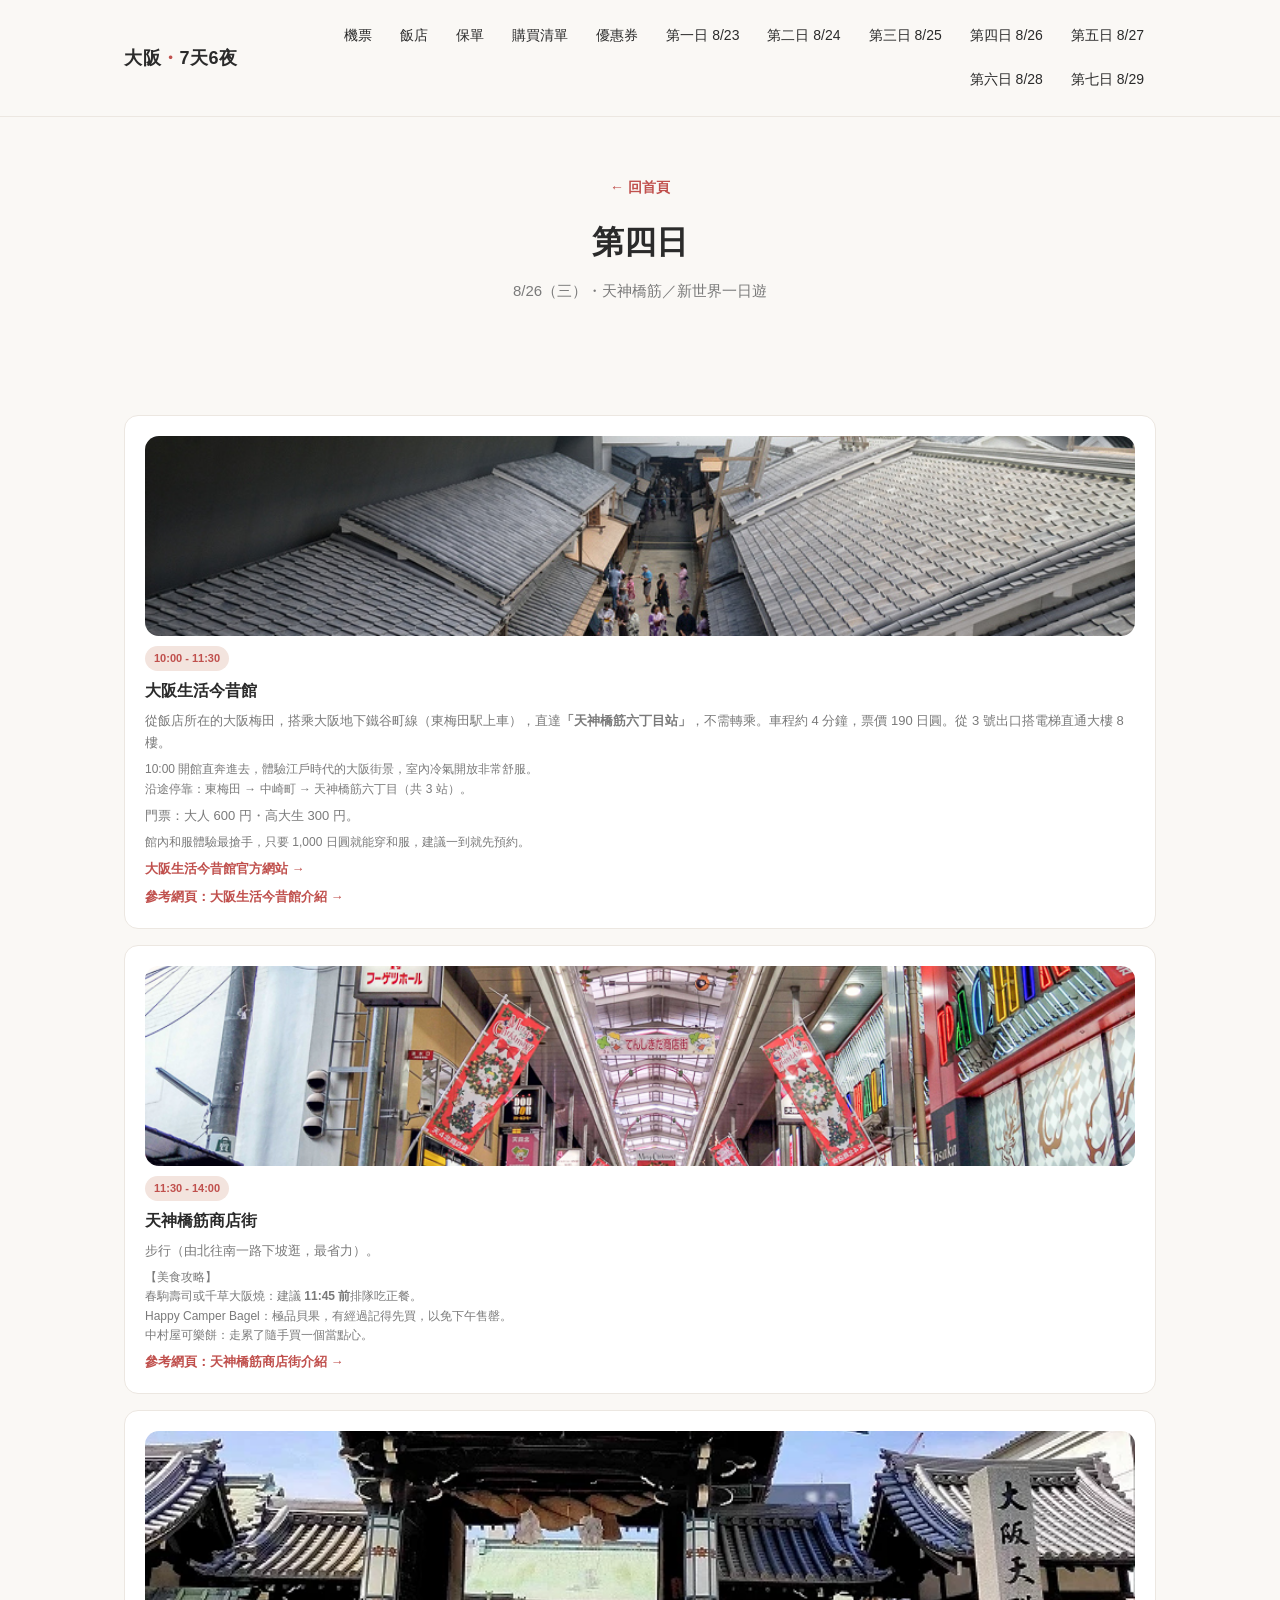
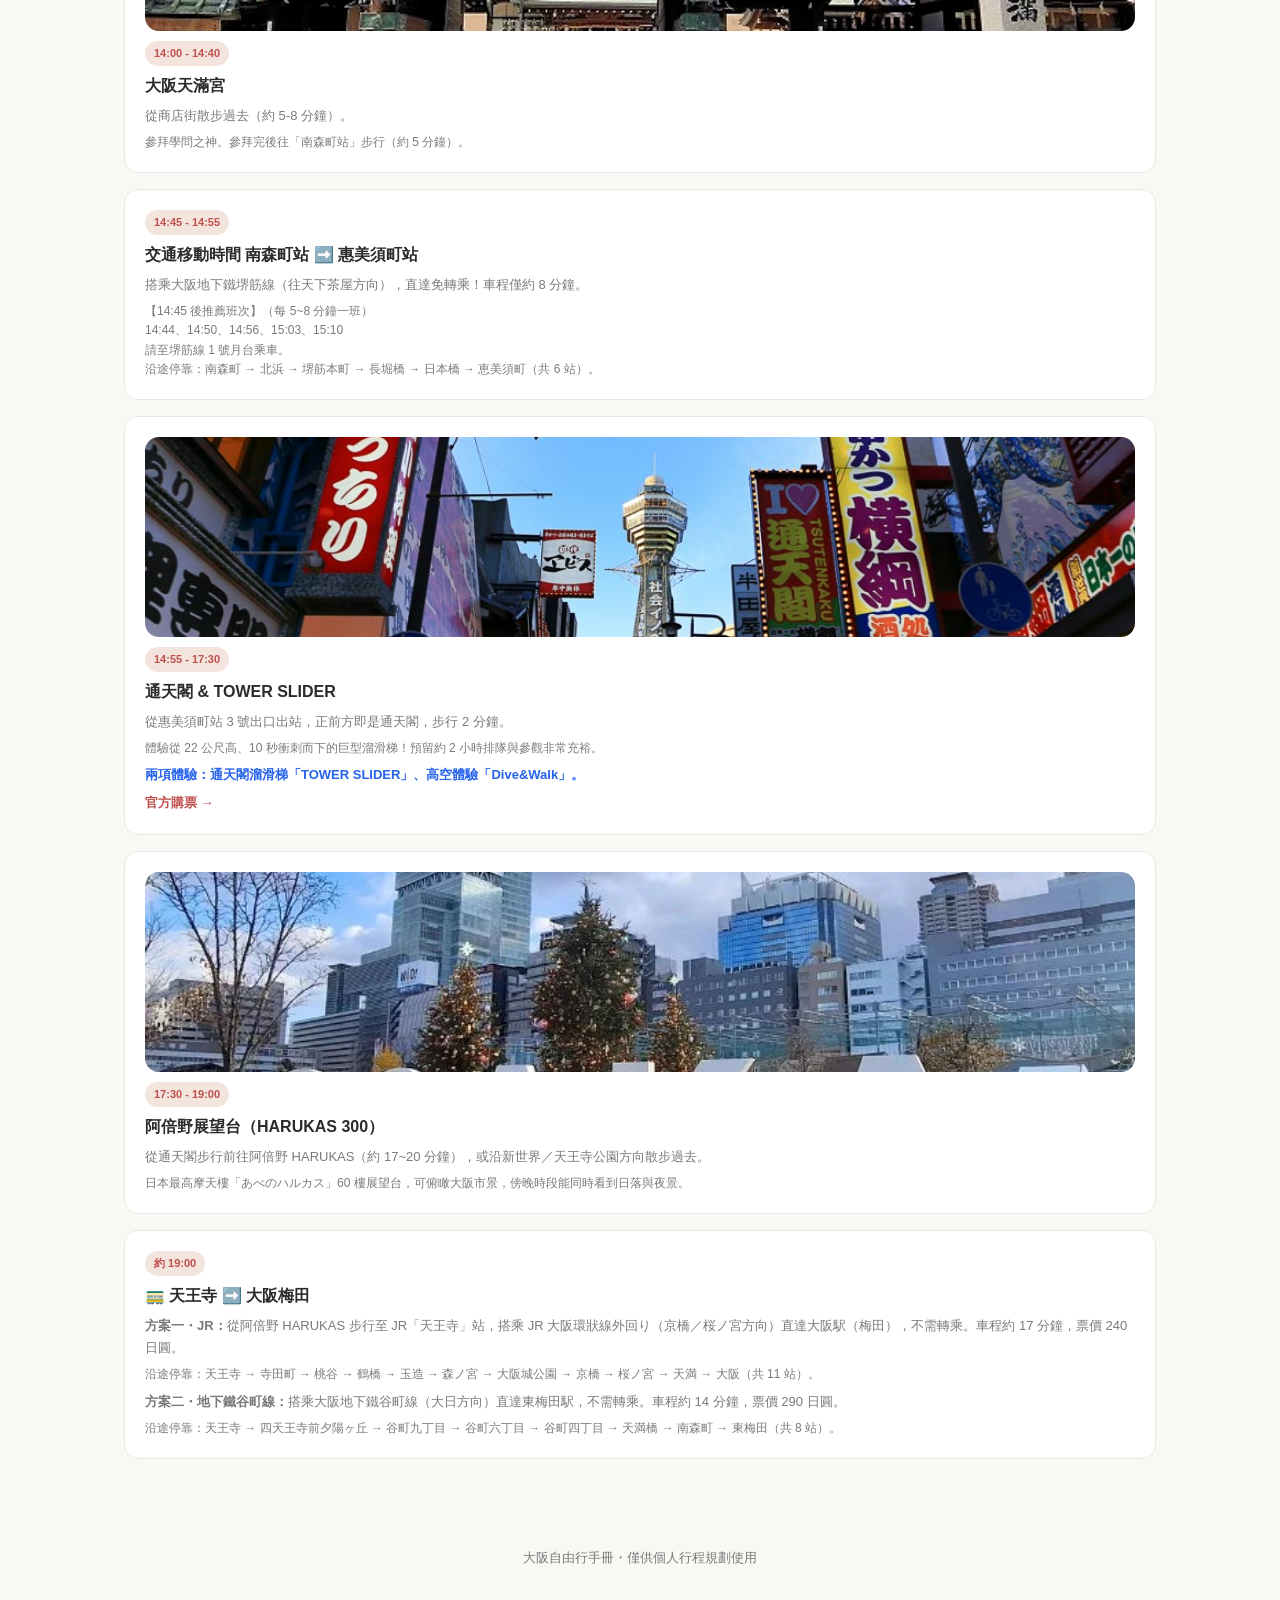
<file: day4.html>
<!DOCTYPE html>
<html lang="zh-Hant">
<head>
<meta charset="UTF-8">
<meta name="viewport" content="width=device-width, initial-scale=1.0">
<title>第四日・大阪 7 天 6 夜自由行</title>
<link rel="stylesheet" href="styles.css">
</head>
<body>

<header class="site-header">
  <div class="header-inner">
    <a class="brand" href="index.html">大阪<span>・</span>7天6夜</a>
    <button class="menu-toggle" id="menuToggle" aria-label="開啟選單">☰ 選單</button>
    <nav class="menu" id="mainMenu">
      <a href="flight.html">機票</a>
      <a href="hotel.html">飯店</a>
      <a href="insurance.html">保單</a>
      <a href="checklist.html">購買清單</a>
      <a href="coupons.html">優惠券</a>
      <a href="day1.html">第一日 8/23</a>
      <a href="day2.html">第二日 8/24</a>
      <a href="day3.html">第三日 8/25</a>
      <a href="day4.html" class="active">第四日 8/26</a>
      <a href="day5.html">第五日 8/27</a>
      <a href="day6.html">第六日 8/28</a>
      <a href="day7.html">第七日 8/29</a>
    </nav>
  </div>
</header>

<main>

  <div class="hero">
    <a class="back-link" href="index.html">← 回首頁</a>
    <h1>第四日</h1>
    <p>8/26（三）・天神橋筋／新世界一日遊</p>
  </div>

  <section class="page" id="day4">
    <div class="timeline">
      <div class="card">
        <img class="spot-photo" src="images/osaka-museum-of-housing.jpg" alt="大阪生活今昔館">
        <span class="tag">10:00 - 11:30</span>
        <h3>大阪生活今昔館</h3>
        <p>從飯店所在的大阪梅田，搭乘大阪地下鐵谷町線（東梅田駅上車），直達<strong>「天神橋筋六丁目站」</strong>，不需轉乘。車程約 4 分鐘，票價 190 日圓。從 3 號出口搭電梯直通大樓 8 樓。</p>
        <p class="note">10:00 開館直奔進去，體驗江戶時代的大阪街景，室內冷氣開放非常舒服。<br>沿途停靠：東梅田 → 中崎町 → 天神橋筋六丁目（共 3 站）。</p>
        <p>門票：大人 600 円・高大生 300 円。</p>
        <p class="note">館內和服體驗最搶手，只要 1,000 日圓就能穿和服，建議一到就先預約。</p>
        <p><a href="https://www.osaka-angenet.jp/konjyakukan/" target="_blank" rel="noopener noreferrer">大阪生活今昔館官方網站 →</a></p>
        <p><a href="https://bobbytravel.tw/osaka-museum-of-housing-and-living/" target="_blank" rel="noopener noreferrer">參考網頁：大阪生活今昔館介紹 →</a></p>
      </div>
      <div class="card">
        <img class="spot-photo" src="images/tenjinbashi-street.jpg" alt="天神橋筋商店街">
        <span class="tag">11:30 - 14:00</span>
        <h3>天神橋筋商店街</h3>
        <p>步行（由北往南一路下坡逛，最省力）。</p>
        <p class="note">【美食攻略】<br>春駒壽司或千草大阪燒：建議 <strong>11:45 前</strong>排隊吃正餐。<br>Happy Camper Bagel：極品貝果，有經過記得先買，以免下午售罄。<br>中村屋可樂餅：走累了隨手買一個當點心。</p>
        <p><a href="https://bobbytravel.tw/tenjinbashisuji/" target="_blank" rel="noopener noreferrer">參考網頁：天神橋筋商店街介紹 →</a></p>
      </div>
      <div class="card">
        <img class="spot-photo" src="images/osaka-tenmangu.webp" alt="大阪天滿宮">
        <span class="tag">14:00 - 14:40</span>
        <h3>大阪天滿宮</h3>
        <p>從商店街散步過去（約 5-8 分鐘）。</p>
        <p class="note">參拜學問之神。參拜完後往「南森町站」步行（約 5 分鐘）。</p>
      </div>
      <div class="card">
        <span class="tag">14:45 - 14:55</span>
        <h3>交通移動時間 南森町站 ➡️ 惠美須町站</h3>
        <p>搭乘大阪地下鐵堺筋線（往天下茶屋方向），直達免轉乘！車程僅約 8 分鐘。</p>
        <p class="note">【14:45 後推薦班次】（每 5~8 分鐘一班）<br>14:44、14:50、14:56、15:03、15:10<br>請至堺筋線 1 號月台乘車。<br>沿途停靠：南森町 → 北浜 → 堺筋本町 → 長堀橋 → 日本橋 → 恵美須町（共 6 站）。</p>
      </div>
      <div class="card">
        <img class="spot-photo" src="images/tsutenkaku.jpg" alt="通天閣">
        <span class="tag">14:55 - 17:30</span>
        <h3>通天閣 & TOWER SLIDER</h3>
        <p>從惠美須町站 3 號出口出站，正前方即是通天閣，步行 2 分鐘。</p>
        <p class="note">體驗從 22 公尺高、10 秒衝刺而下的巨型溜滑梯！預留約 2 小時排隊與參觀非常充裕。</p>
        <p class="highlight">兩項體驗：通天閣溜滑梯「TOWER SLIDER」、高空體驗「Dive&Walk」。</p>
        <p><a href="https://ars-tsutenkaku.triplabo.jp/home" target="_blank" rel="noopener noreferrer">官方購票 →</a></p>
      </div>
      <div class="card">
        <img class="spot-photo" src="images/abeno-harukas.webp" alt="阿倍野展望台">
        <span class="tag">17:30 - 19:00</span>
        <h3>阿倍野展望台（HARUKAS 300）</h3>
        <p>從通天閣步行前往阿倍野 HARUKAS（約 17~20 分鐘），或沿新世界／天王寺公園方向散步過去。</p>
        <p class="note">日本最高摩天樓「あべのハルカス」60 樓展望台，可俯瞰大阪市景，傍晚時段能同時看到日落與夜景。</p>
      </div>
      <div class="card">
        <span class="tag">約 19:00</span>
        <h3>🚃 天王寺 ➡️ 大阪梅田</h3>
        <p><strong>方案一・JR：</strong>從阿倍野 HARUKAS 步行至 JR「天王寺」站，搭乘 JR 大阪環狀線外回り（京橋／桜ノ宮方向）直達大阪駅（梅田），不需轉乘。車程約 17 分鐘，票價 240 日圓。</p>
        <p class="note">沿途停靠：天王寺 → 寺田町 → 桃谷 → 鶴橋 → 玉造 → 森ノ宮 → 大阪城公園 → 京橋 → 桜ノ宮 → 天満 → 大阪（共 11 站）。</p>
        <p><strong>方案二・地下鐵谷町線：</strong>搭乘大阪地下鐵谷町線（大日方向）直達東梅田駅，不需轉乘。車程約 14 分鐘，票價 290 日圓。</p>
        <p class="note">沿途停靠：天王寺 → 四天王寺前夕陽ヶ丘 → 谷町九丁目 → 谷町六丁目 → 谷町四丁目 → 天満橋 → 南森町 → 東梅田（共 8 站）。</p>
      </div>
    </div>
  </section>

</main>

<footer>大阪自由行手冊・僅供個人行程規劃使用</footer>

<button class="back-to-top" id="backToTop" aria-label="回到頂部" onclick="window.scrollTo({top:0,behavior:'smooth'})">↑</button>

<script>
  // mobile menu toggle
  const toggle = document.getElementById('menuToggle');
  const menu = document.getElementById('mainMenu');
  toggle.addEventListener('click', () => menu.classList.toggle('open'));
  menu.querySelectorAll('a').forEach(a => a.addEventListener('click', () => menu.classList.remove('open')));

  // active link highlight on scroll
  const sections = document.querySelectorAll('section.page');
  const links = menu.querySelectorAll('a');
  const observer = new IntersectionObserver((entries) => {
    entries.forEach(entry => {
      if (entry.isIntersecting) {
        const id = entry.target.getAttribute('id');
        links.forEach(l => l.classList.toggle('active', l.getAttribute('href') === '#' + id));
      }
    });
  }, { rootMargin: '-40% 0px -55% 0px' });
  sections.forEach(s => observer.observe(s));

  // back-to-top visibility
  const backToTop = document.getElementById('backToTop');
  window.addEventListener('scroll', () => {
    backToTop.classList.toggle('show', window.scrollY > 300);
  });
</script>

</body>
</html>
</file>
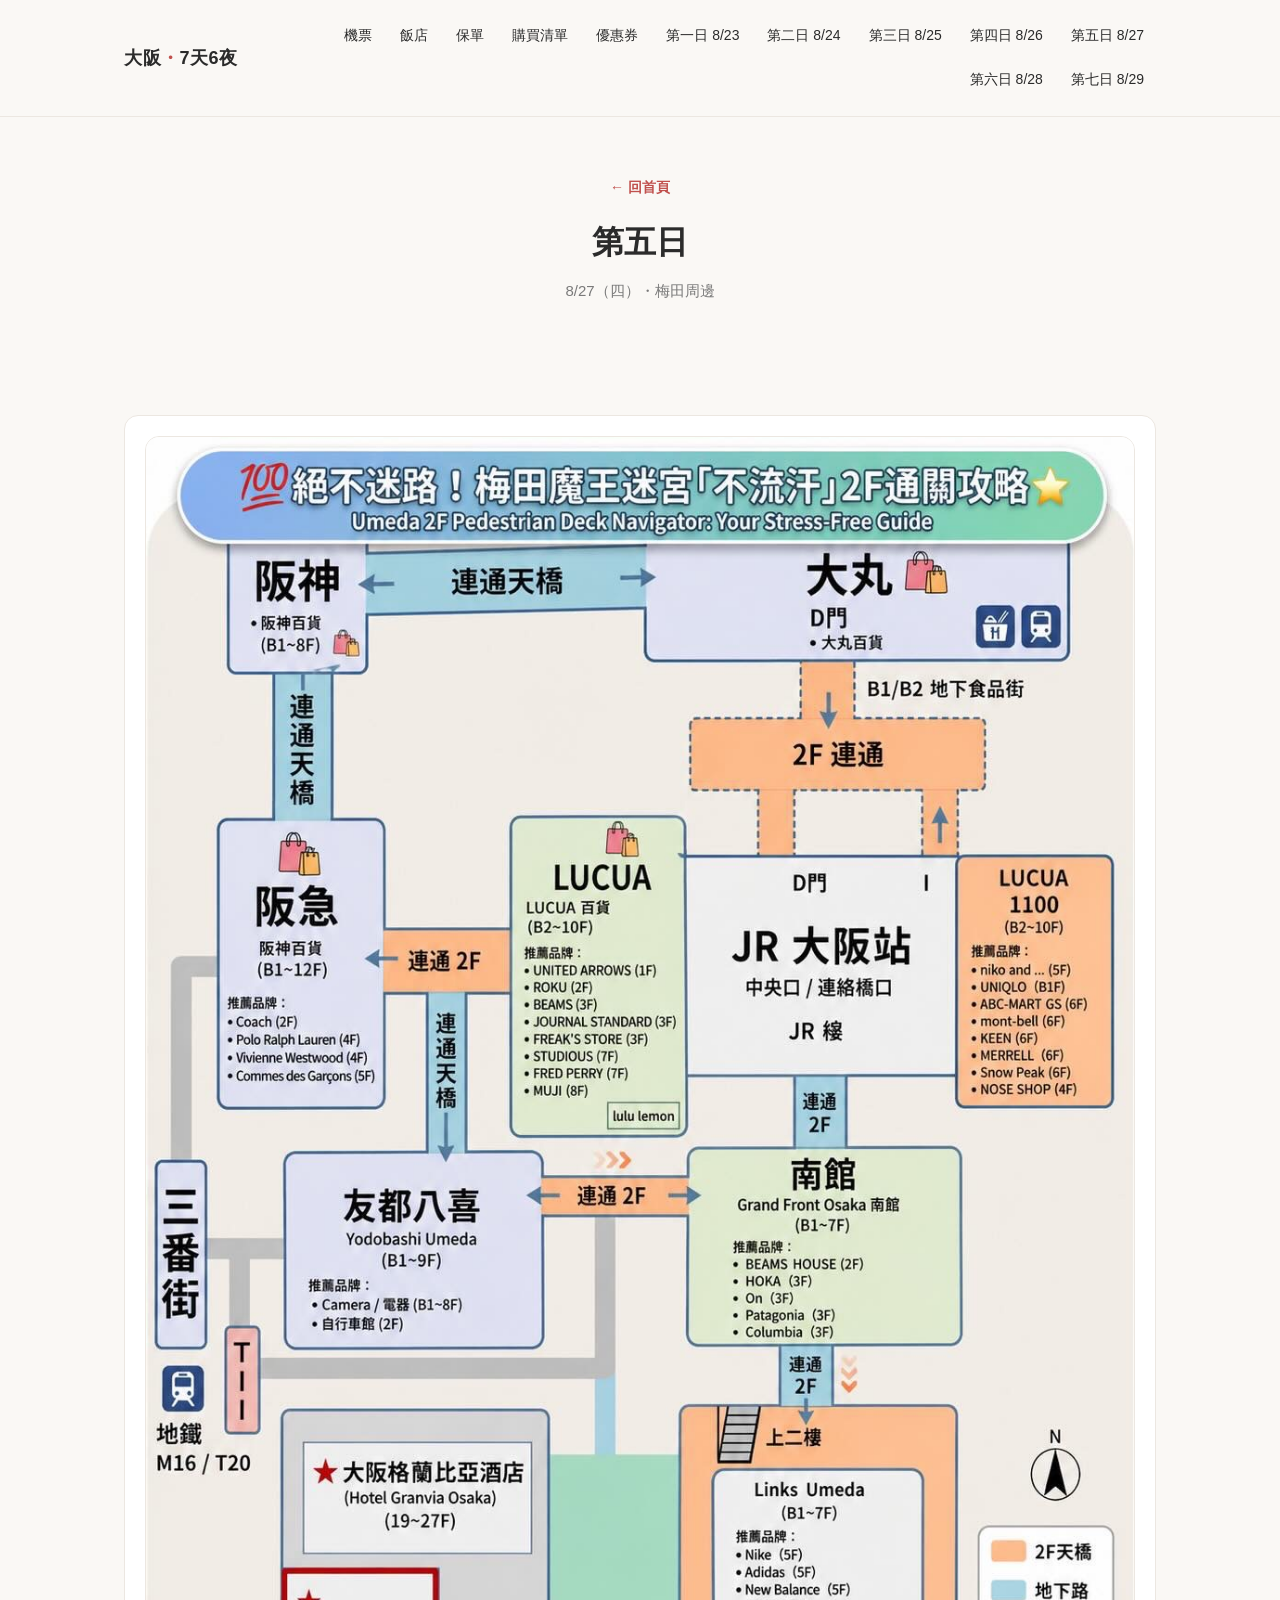
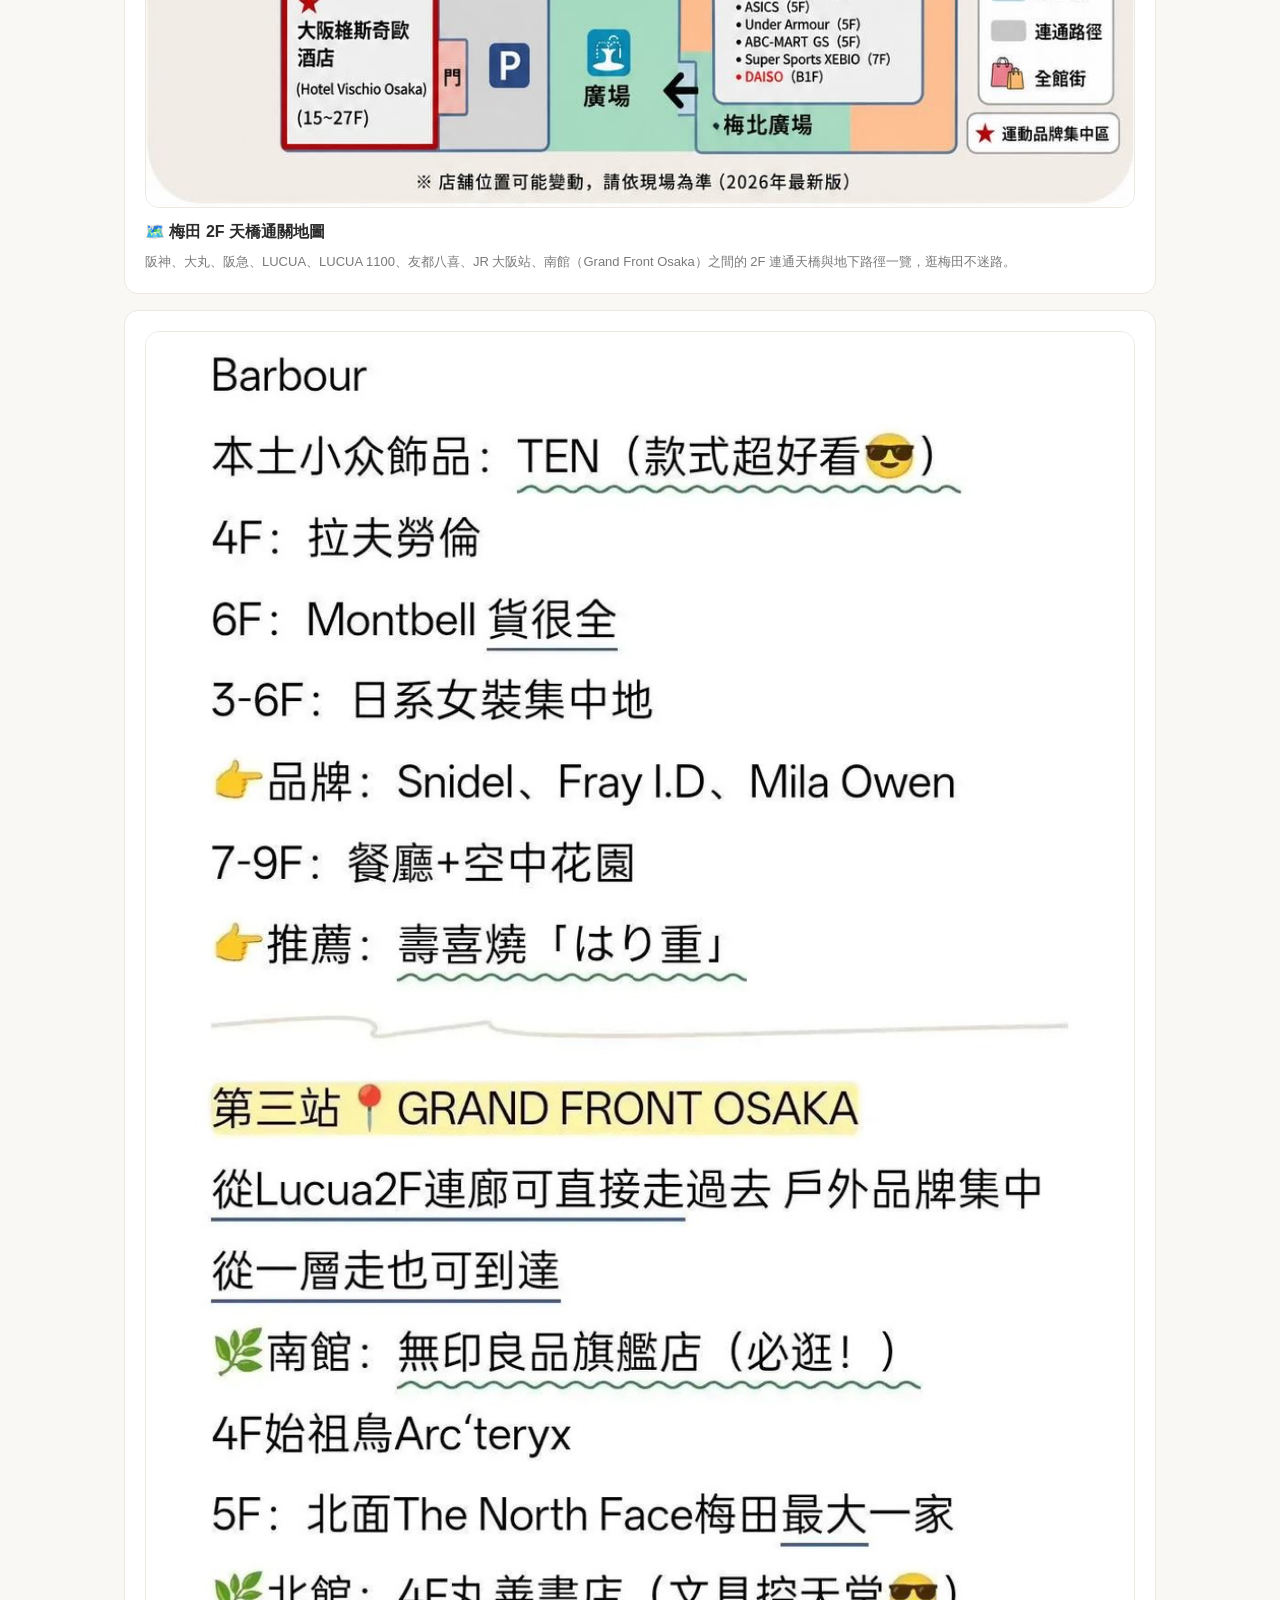
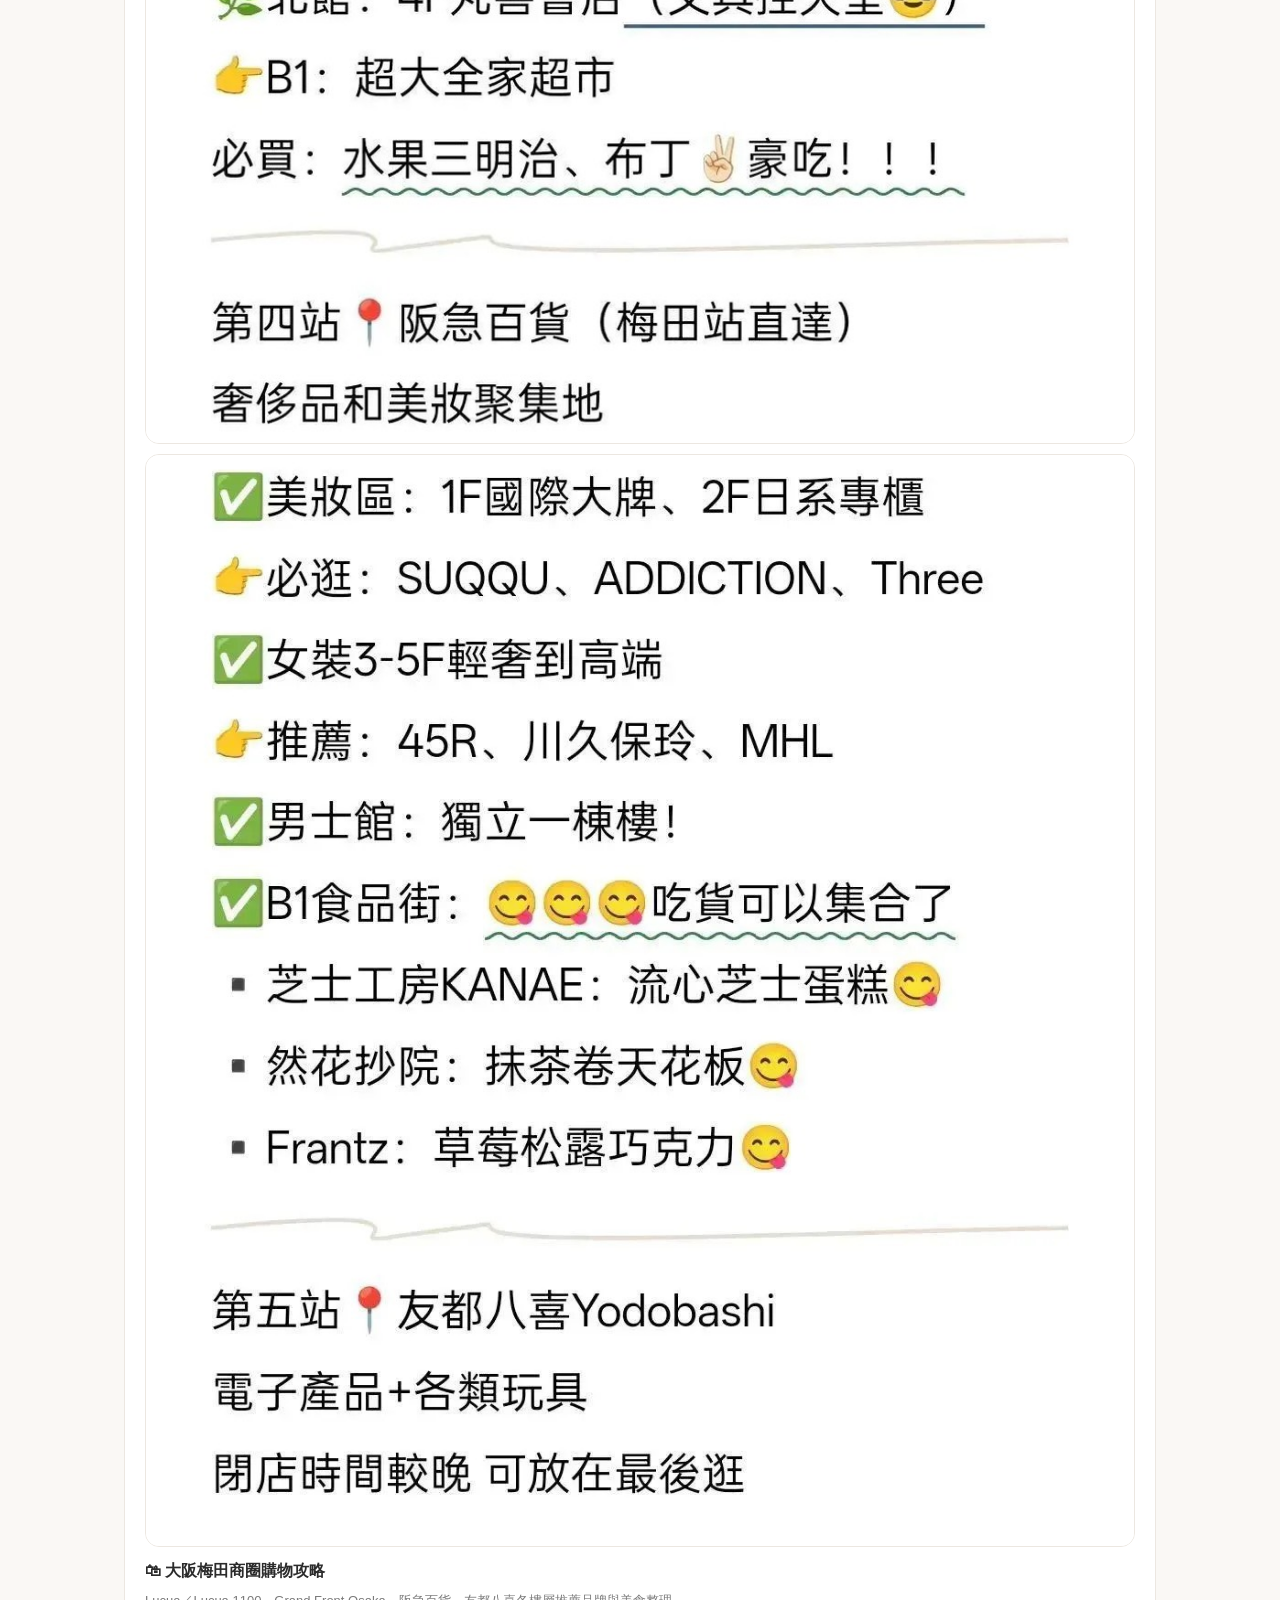
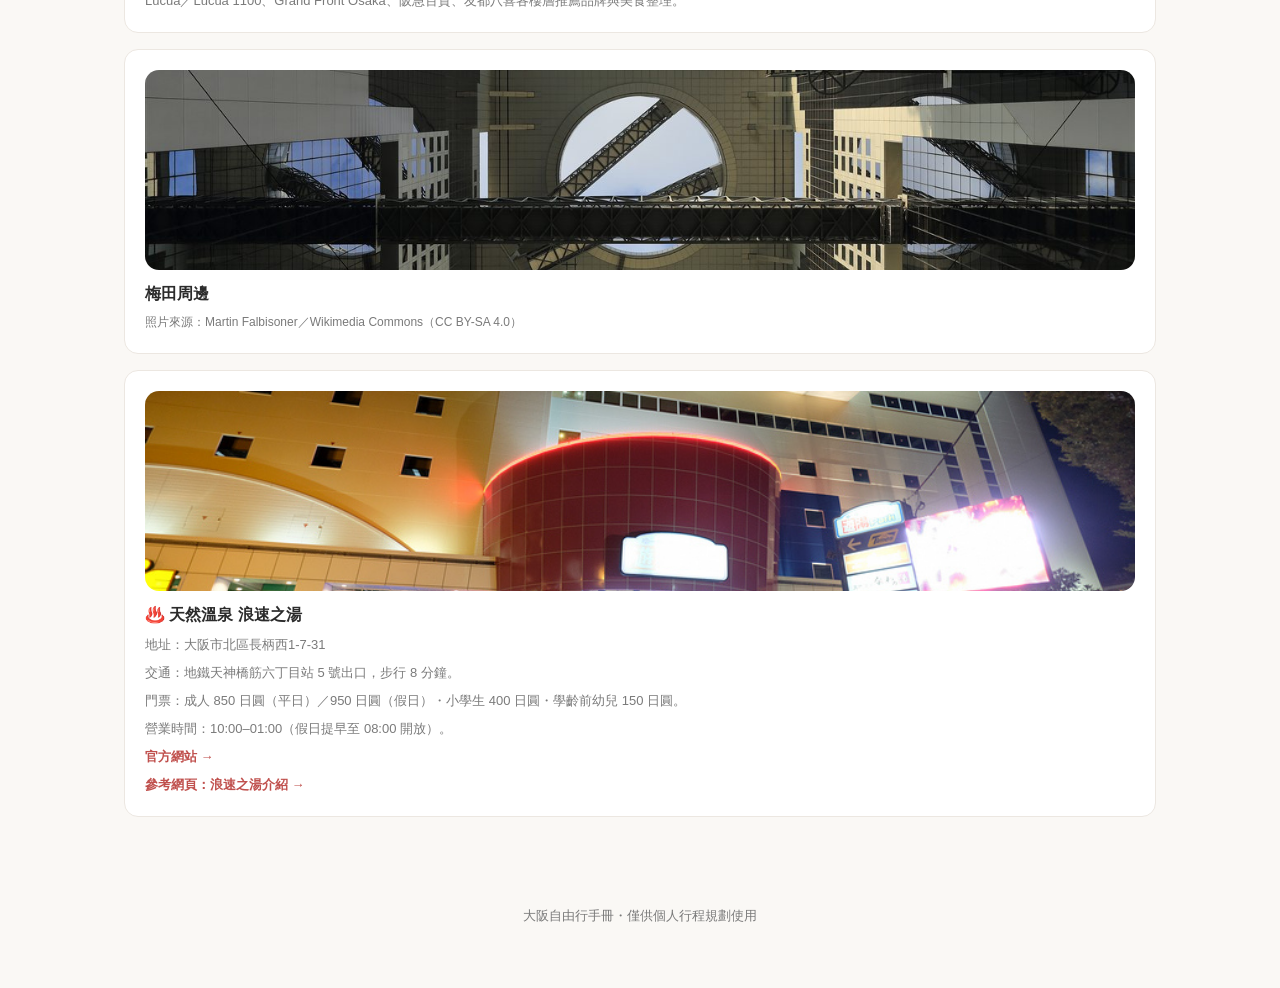
<file: day5.html>
<!DOCTYPE html>
<html lang="zh-Hant">
<head>
<meta charset="UTF-8">
<meta name="viewport" content="width=device-width, initial-scale=1.0">
<title>第五日・大阪 7 天 6 夜自由行</title>
<link rel="stylesheet" href="styles.css">
</head>
<body>

<header class="site-header">
  <div class="header-inner">
    <a class="brand" href="index.html">大阪<span>・</span>7天6夜</a>
    <button class="menu-toggle" id="menuToggle" aria-label="開啟選單">☰ 選單</button>
    <nav class="menu" id="mainMenu">
      <a href="flight.html">機票</a>
      <a href="hotel.html">飯店</a>
      <a href="insurance.html">保單</a>
      <a href="checklist.html">購買清單</a>
      <a href="coupons.html">優惠券</a>
      <a href="day1.html">第一日 8/23</a>
      <a href="day2.html">第二日 8/24</a>
      <a href="day3.html">第三日 8/25</a>
      <a href="day4.html">第四日 8/26</a>
      <a href="day5.html" class="active">第五日 8/27</a>
      <a href="day6.html">第六日 8/28</a>
      <a href="day7.html">第七日 8/29</a>
    </nav>
  </div>
</header>

<main>

  <div class="hero">
    <a class="back-link" href="index.html">← 回首頁</a>
    <h1>第五日</h1>
    <p>8/27（四）・梅田周邊</p>
  </div>

  <section class="page" id="day5">
    <div class="timeline">
      <div class="card">
        <img class="full-photo" src="images/umeda-2f-deck-map.jpg" alt="梅田魔王迷宮 2F 通關攻略地圖">
        <h3>🗺️ 梅田 2F 天橋通關地圖</h3>
        <p>阪神、大丸、阪急、LUCUA、LUCUA 1100、友都八喜、JR 大阪站、南館（Grand Front Osaka）之間的 2F 連通天橋與地下路徑一覽，逛梅田不迷路。</p>
      </div>
      <div class="card">
        <img class="full-photo" src="images/umeda-shopping-guide-2.jpg" alt="大阪梅田商圈購物攻略 第二頁">
        <img class="full-photo" src="images/umeda-shopping-guide-3.jpg" alt="大阪梅田商圈購物攻略 第三頁">
        <h3>🛍 大阪梅田商圈購物攻略</h3>
        <p>Lucua／Lucua 1100、Grand Front Osaka、阪急百貨、友都八喜各樓層推薦品牌與美食整理。</p>
      </div>
      <div class="card">
        <img class="spot-photo" src="images/umeda-sky-building.jpg" alt="梅田天空大廈">
        <h3>梅田周邊</h3>
        <p class="note">照片來源：Martin Falbisoner／Wikimedia Commons（CC BY-SA 4.0）</p>
      </div>
      <div class="card">
        <img class="spot-photo" src="images/naniwa-no-yu.jpg" alt="天然溫泉浪速之湯">
        <h3>♨️ 天然溫泉 浪速之湯</h3>
        <p>地址：大阪市北區長柄西1-7-31</p>
        <p>交通：地鐵天神橋筋六丁目站 5 號出口，步行 8 分鐘。</p>
        <p>門票：成人 850 日圓（平日）／950 日圓（假日）・小學生 400 日圓・學齡前幼兒 150 日圓。</p>
        <p>營業時間：10:00–01:00（假日提早至 08:00 開放）。</p>
        <p><a href="https://www.naniwanoyu.com/" target="_blank" rel="noopener noreferrer">官方網站 →</a></p>
        <p><a href="https://bobbytravel.tw/naniwa-no-yu/" target="_blank" rel="noopener noreferrer">參考網頁：浪速之湯介紹 →</a></p>
      </div>
    </div>
  </section>

</main>

<footer>大阪自由行手冊・僅供個人行程規劃使用</footer>

<button class="back-to-top" id="backToTop" aria-label="回到頂部" onclick="window.scrollTo({top:0,behavior:'smooth'})">↑</button>

<script>
  // mobile menu toggle
  const toggle = document.getElementById('menuToggle');
  const menu = document.getElementById('mainMenu');
  toggle.addEventListener('click', () => menu.classList.toggle('open'));
  menu.querySelectorAll('a').forEach(a => a.addEventListener('click', () => menu.classList.remove('open')));

  // active link highlight on scroll
  const sections = document.querySelectorAll('section.page');
  const links = menu.querySelectorAll('a');
  const observer = new IntersectionObserver((entries) => {
    entries.forEach(entry => {
      if (entry.isIntersecting) {
        const id = entry.target.getAttribute('id');
        links.forEach(l => l.classList.toggle('active', l.getAttribute('href') === '#' + id));
      }
    });
  }, { rootMargin: '-40% 0px -55% 0px' });
  sections.forEach(s => observer.observe(s));

  // back-to-top visibility
  const backToTop = document.getElementById('backToTop');
  window.addEventListener('scroll', () => {
    backToTop.classList.toggle('show', window.scrollY > 300);
  });
</script>

</body>
</html>
</file>
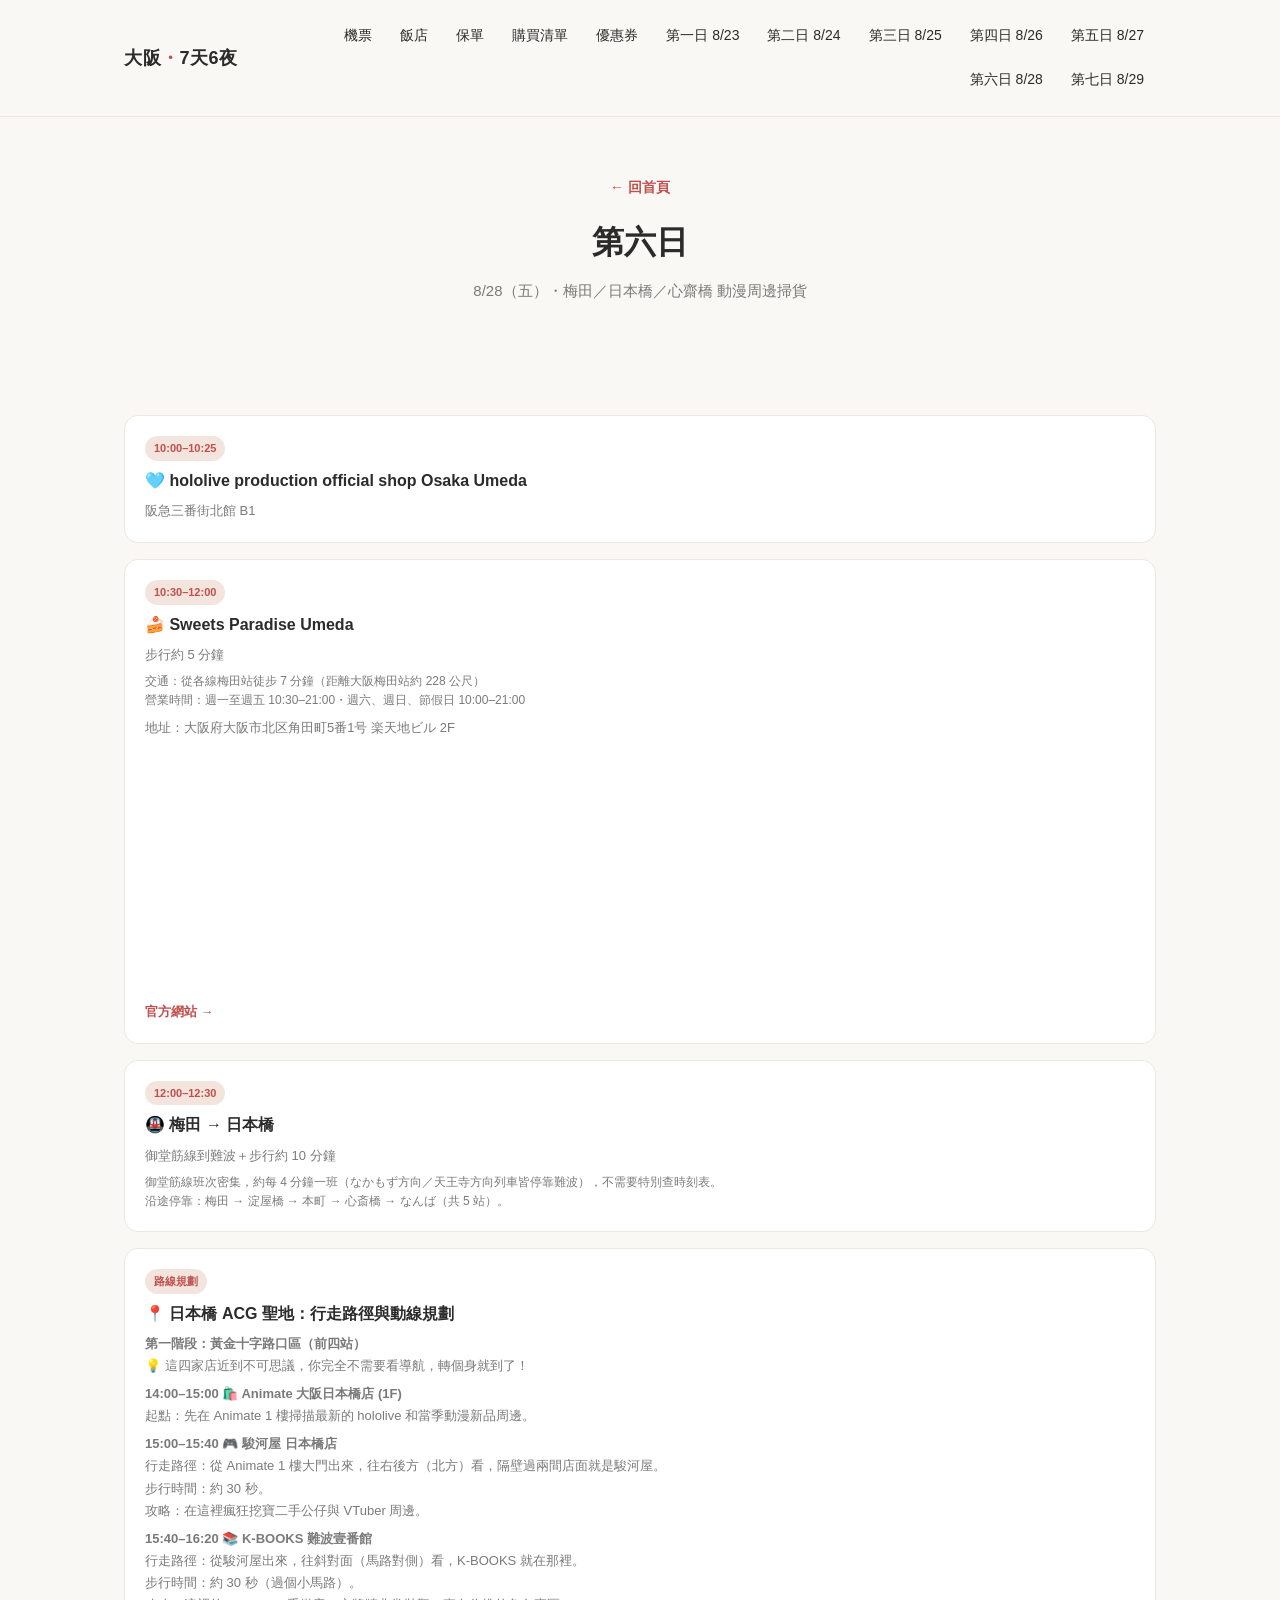
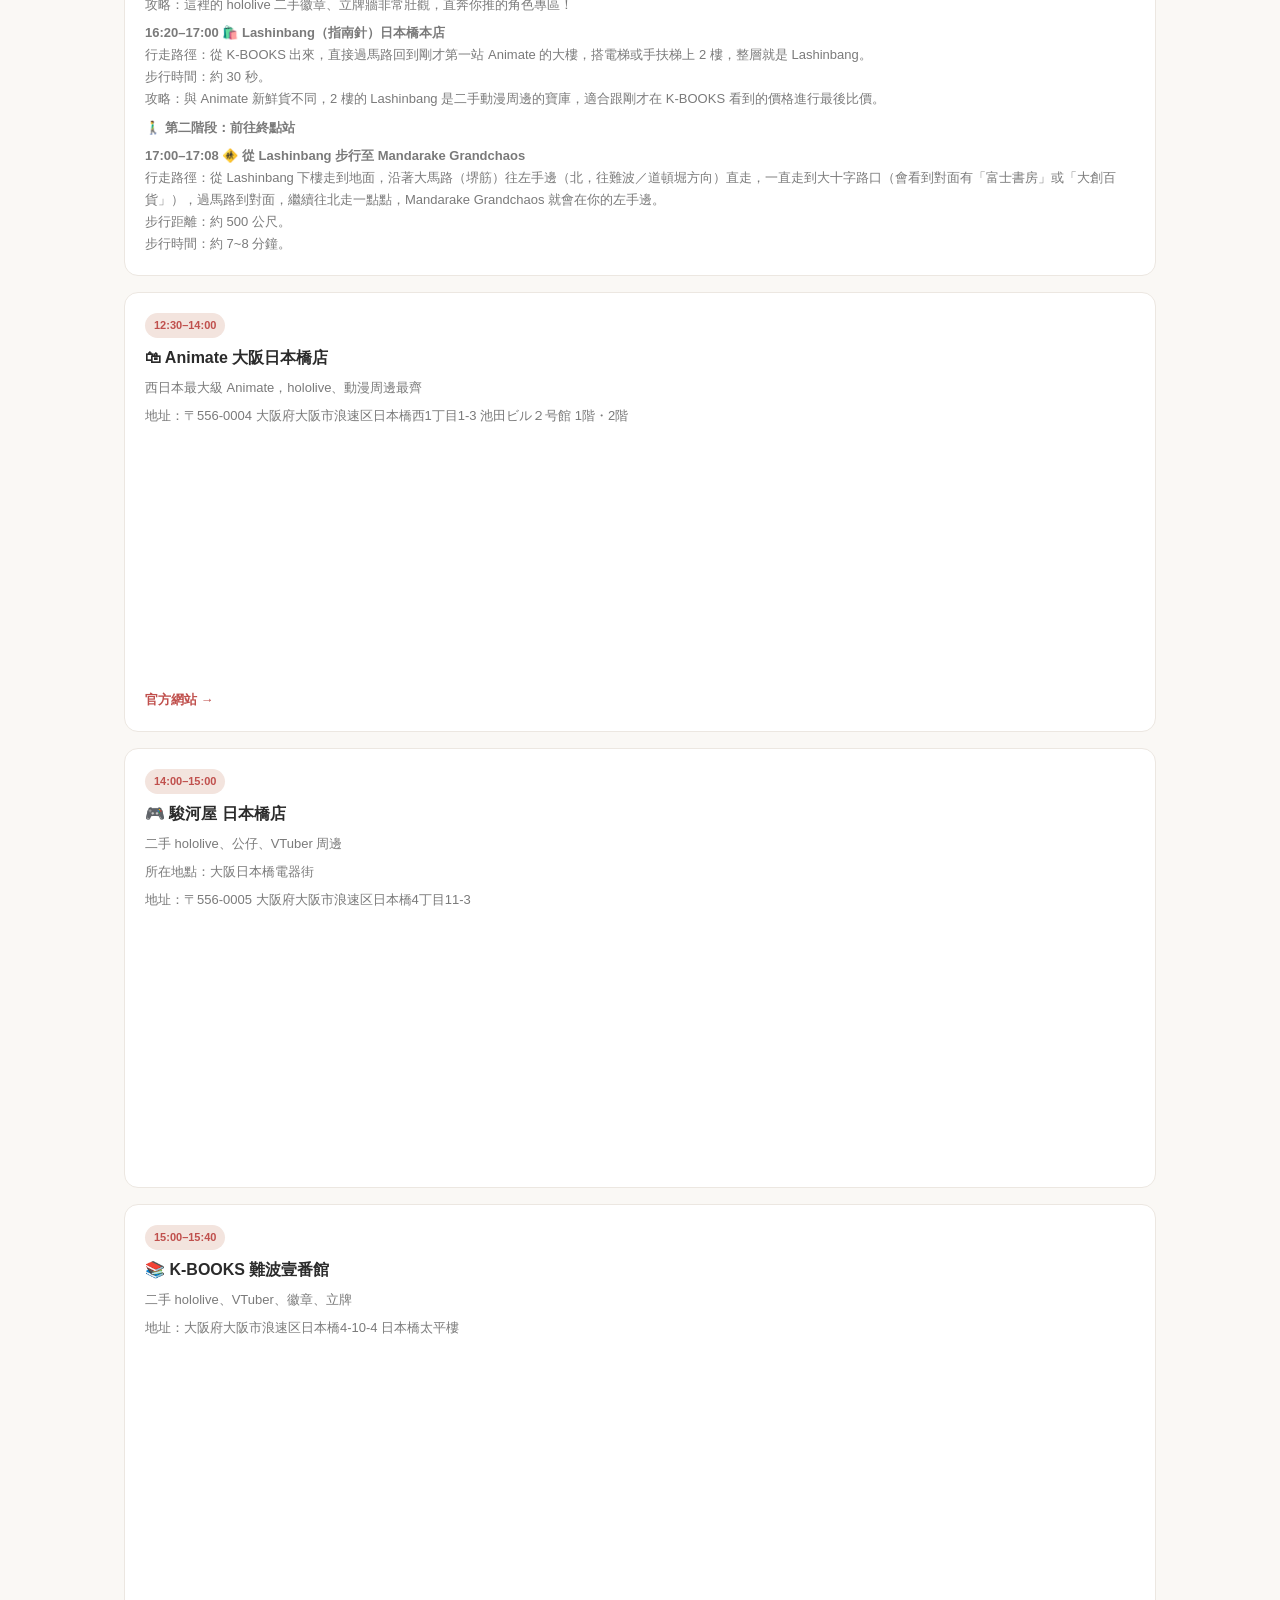
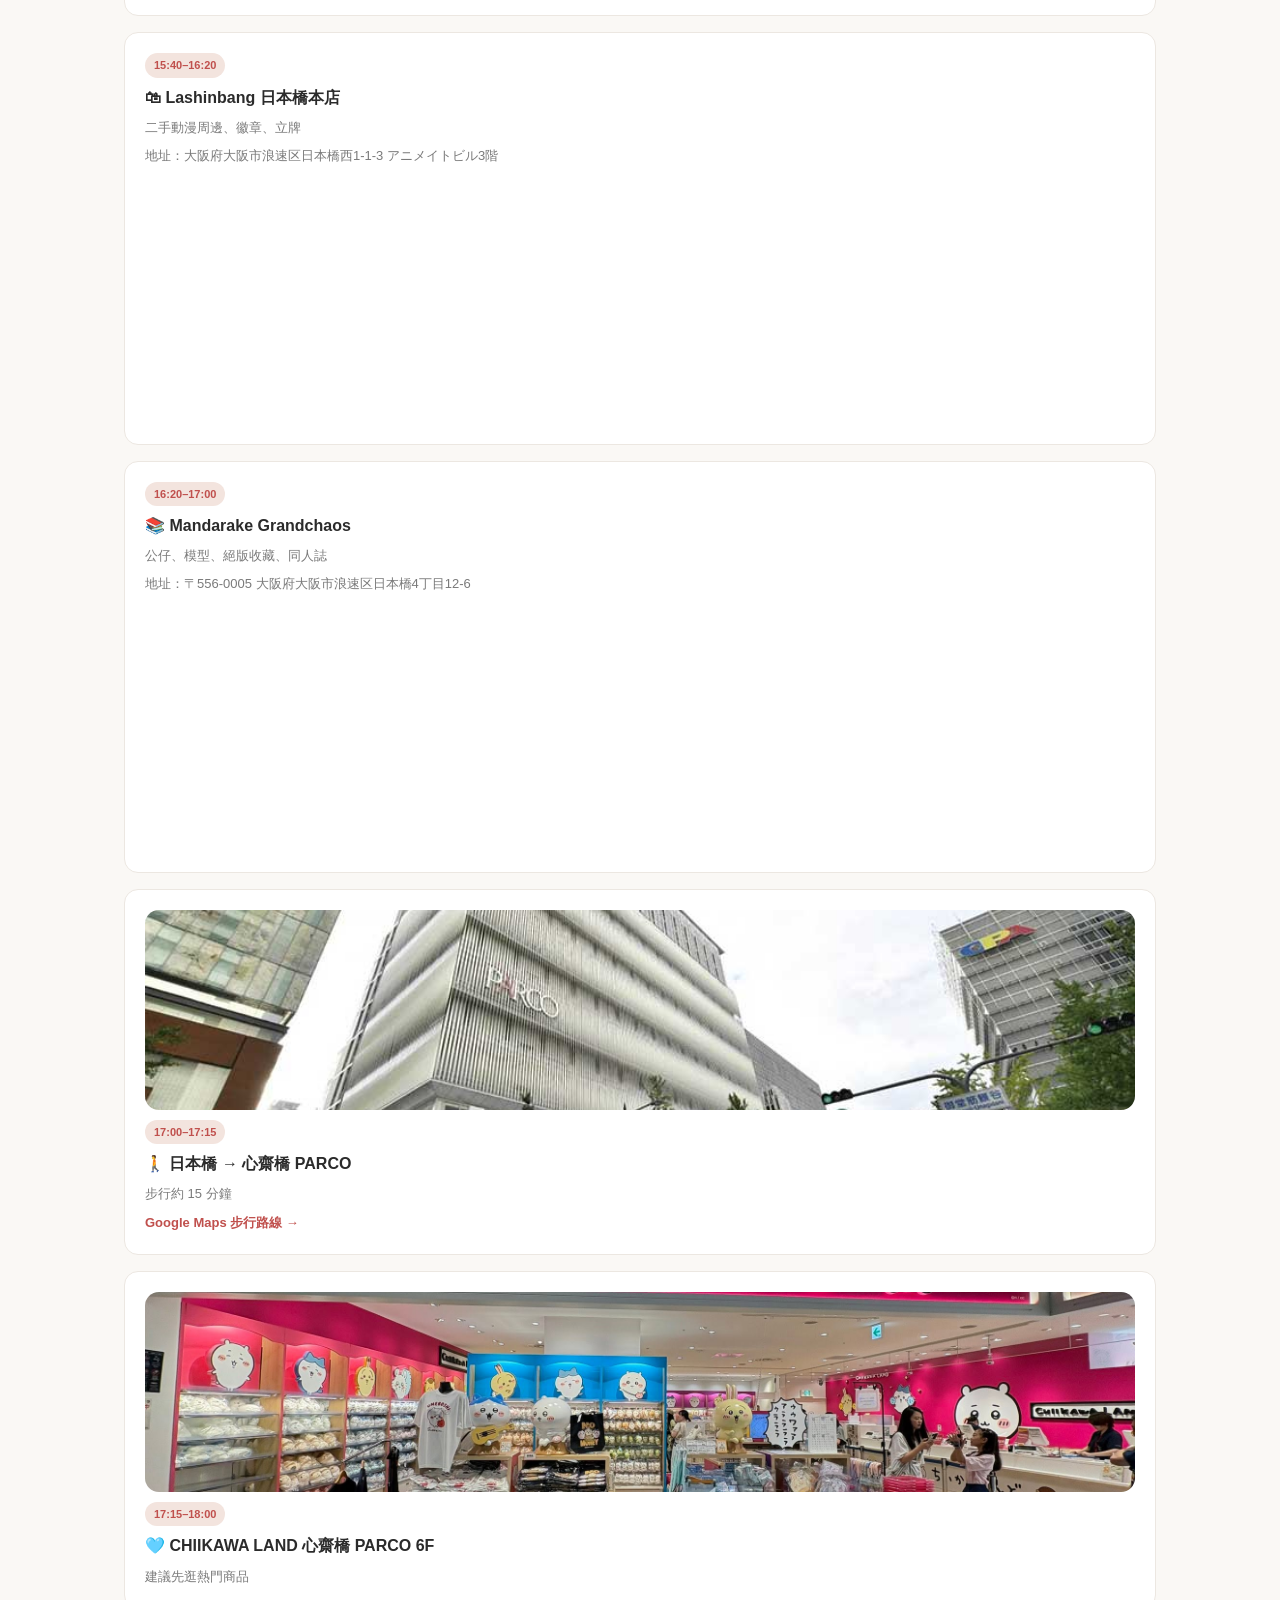
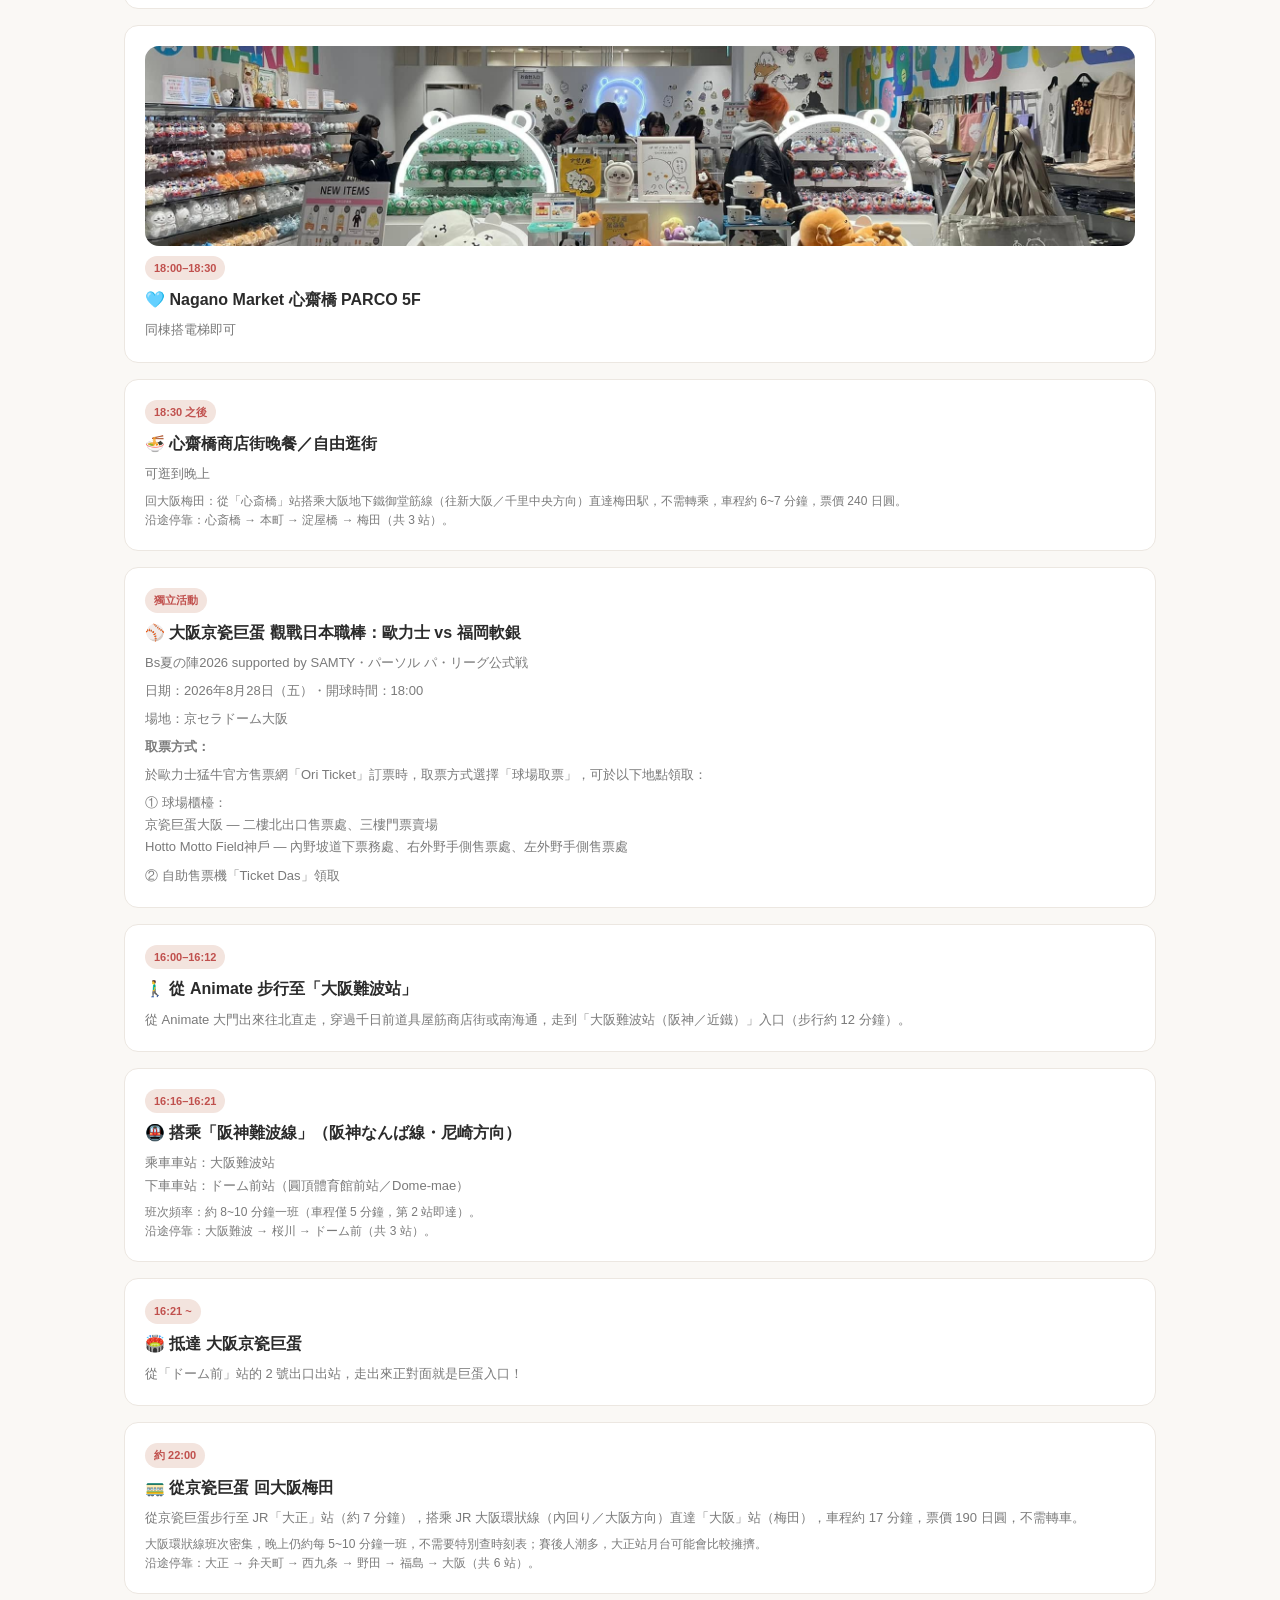
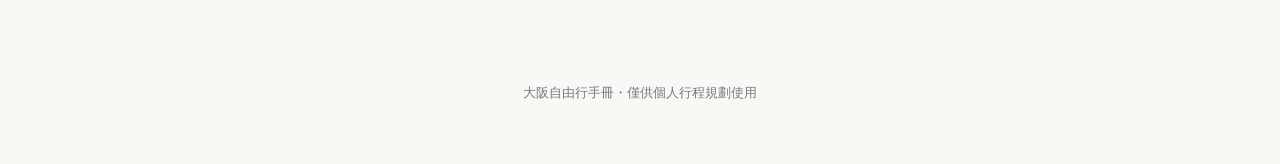
<file: day6.html>
<!DOCTYPE html>
<html lang="zh-Hant">
<head>
<meta charset="UTF-8">
<meta name="viewport" content="width=device-width, initial-scale=1.0">
<title>第六日・大阪 7 天 6 夜自由行</title>
<link rel="stylesheet" href="styles.css">
</head>
<body>

<header class="site-header">
  <div class="header-inner">
    <a class="brand" href="index.html">大阪<span>・</span>7天6夜</a>
    <button class="menu-toggle" id="menuToggle" aria-label="開啟選單">☰ 選單</button>
    <nav class="menu" id="mainMenu">
      <a href="flight.html">機票</a>
      <a href="hotel.html">飯店</a>
      <a href="insurance.html">保單</a>
      <a href="checklist.html">購買清單</a>
      <a href="coupons.html">優惠券</a>
      <a href="day1.html">第一日 8/23</a>
      <a href="day2.html">第二日 8/24</a>
      <a href="day3.html">第三日 8/25</a>
      <a href="day4.html">第四日 8/26</a>
      <a href="day5.html">第五日 8/27</a>
      <a href="day6.html" class="active">第六日 8/28</a>
      <a href="day7.html">第七日 8/29</a>
    </nav>
  </div>
</header>

<main>

  <div class="hero">
    <a class="back-link" href="index.html">← 回首頁</a>
    <h1>第六日</h1>
    <p>8/28（五）・梅田／日本橋／心齋橋 動漫周邊掃貨</p>
  </div>

  <section class="page" id="day6">
    <div class="timeline">
      <div class="card">
        <span class="tag">10:00–10:25</span>
        <h3>🩵 hololive production official shop Osaka Umeda</h3>
        <p>阪急三番街北館 B1</p>
      </div>
      <div class="card">
        <span class="tag">10:30–12:00</span>
        <h3>🍰 Sweets Paradise Umeda</h3>
        <p>步行約 5 分鐘</p>
        <p class="note">交通：從各線梅田站徒步 7 分鐘（距離大阪梅田站約 228 公尺）<br>營業時間：週一至週五 10:30–21:00・週六、週日、節假日 10:00–21:00</p>
        <p>地址：大阪府大阪市北区角田町5番1号 楽天地ビル 2F</p>
        <iframe class="map-embed" src="https://www.google.com/maps?q=大阪府大阪市北区角田町5番1号 楽天地ビル&output=embed" loading="lazy" allowfullscreen></iframe>
        <p><a href="https://www.sweets-paradise.jp/" target="_blank" rel="noopener noreferrer">官方網站 →</a></p>
      </div>
      <div class="card">
        <span class="tag">12:00–12:30</span>
        <h3>🚇 梅田 → 日本橋</h3>
        <p>御堂筋線到難波＋步行約 10 分鐘</p>
        <p class="note">御堂筋線班次密集，約每 4 分鐘一班（なかもず方向／天王寺方向列車皆停靠難波），不需要特別查時刻表。<br>沿途停靠：梅田 → 淀屋橋 → 本町 → 心斎橋 → なんば（共 5 站）。</p>
      </div>
      <div class="card">
        <span class="tag">路線規劃</span>
        <h3>📍 日本橋 ACG 聖地：行走路徑與動線規劃</h3>
        <p><strong>第一階段：黃金十字路口區（前四站）</strong><br>💡 這四家店近到不可思議，你完全不需要看導航，轉個身就到了！</p>
        <p><strong>14:00–15:00 🛍️ Animate 大阪日本橋店 (1F)</strong><br>起點：先在 Animate 1 樓掃描最新的 hololive 和當季動漫新品周邊。</p>
        <p><strong>15:00–15:40 🎮 駿河屋 日本橋店</strong><br>行走路徑：從 Animate 1 樓大門出來，往右後方（北方）看，隔壁過兩間店面就是駿河屋。<br>步行時間：約 30 秒。<br>攻略：在這裡瘋狂挖寶二手公仔與 VTuber 周邊。</p>
        <p><strong>15:40–16:20 📚 K-BOOKS 難波壹番館</strong><br>行走路徑：從駿河屋出來，往斜對面（馬路對側）看，K-BOOKS 就在那裡。<br>步行時間：約 30 秒（過個小馬路）。<br>攻略：這裡的 hololive 二手徽章、立牌牆非常壯觀，直奔你推的角色專區！</p>
        <p><strong>16:20–17:00 🛍️ Lashinbang（指南針）日本橋本店</strong><br>行走路徑：從 K-BOOKS 出來，直接過馬路回到剛才第一站 Animate 的大樓，搭電梯或手扶梯上 2 樓，整層就是 Lashinbang。<br>步行時間：約 30 秒。<br>攻略：與 Animate 新鮮貨不同，2 樓的 Lashinbang 是二手動漫周邊的寶庫，適合跟剛才在 K-BOOKS 看到的價格進行最後比價。</p>
        <p><strong>🚶‍♂️ 第二階段：前往終點站</strong></p>
        <p><strong>17:00–17:08 🚸 從 Lashinbang 步行至 Mandarake Grandchaos</strong><br>行走路徑：從 Lashinbang 下樓走到地面，沿著大馬路（堺筋）往左手邊（北，往難波／道頓堀方向）直走，一直走到大十字路口（會看到對面有「富士書房」或「大創百貨」），過馬路到對面，繼續往北走一點點，Mandarake Grandchaos 就會在你的左手邊。<br>步行距離：約 500 公尺。<br>步行時間：約 7~8 分鐘。</p>
      </div>
      <div class="card">
        <span class="tag">12:30–14:00</span>
        <h3>🛍 Animate 大阪日本橋店</h3>
        <p>西日本最大級 Animate，hololive、動漫周邊最齊</p>
        <p>地址：〒556-0004 大阪府大阪市浪速区日本橋西1丁目1-3 池田ビル２号館 1階・2階</p>
        <iframe class="map-embed" src="https://www.google.com/maps?q=大阪府大阪市浪速区日本橋西1丁目1-3 池田ビル&output=embed" loading="lazy" allowfullscreen></iframe>
        <p><a href="https://www.animate.co.jp/zh-tc/shop/nipponbashi/" target="_blank" rel="noopener noreferrer">官方網站 →</a></p>
      </div>
      <div class="card">
        <span class="tag">14:00–15:00</span>
        <h3>🎮 駿河屋 日本橋店</h3>
        <p>二手 hololive、公仔、VTuber 周邊</p>
        <p>所在地點：大阪日本橋電器街</p>
        <p>地址：〒556-0005 大阪府大阪市浪速区日本橋4丁目11-3</p>
        <iframe class="map-embed" src="https://www.google.com/maps?q=大阪府大阪市浪速区日本橋4丁目11-3&output=embed" loading="lazy" allowfullscreen></iframe>
      </div>
      <div class="card">
        <span class="tag">15:00–15:40</span>
        <h3>📚 K-BOOKS 難波壹番館</h3>
        <p>二手 hololive、VTuber、徽章、立牌</p>
        <p>地址：大阪府大阪市浪速区日本橋4-10-4 日本橋太平樓</p>
        <iframe class="map-embed" src="https://www.google.com/maps?q=大阪府大阪市浪速区日本橋4-10-4 日本橋太平樓&output=embed" loading="lazy" allowfullscreen></iframe>
      </div>
      <div class="card">
        <span class="tag">15:40–16:20</span>
        <h3>🛍 Lashinbang 日本橋本店</h3>
        <p>二手動漫周邊、徽章、立牌</p>
        <p>地址：大阪府大阪市浪速区日本橋西1-1-3 アニメイトビル3階</p>
        <iframe class="map-embed" src="https://www.google.com/maps?q=大阪府大阪市浪速区日本橋西1-1-3 アニメイトビル&output=embed" loading="lazy" allowfullscreen></iframe>
      </div>
      <div class="card">
        <span class="tag">16:20–17:00</span>
        <h3>📚 Mandarake Grandchaos</h3>
        <p>公仔、模型、絕版收藏、同人誌</p>
        <p>地址：〒556-0005 大阪府大阪市浪速区日本橋4丁目12-6</p>
        <iframe class="map-embed" src="https://www.google.com/maps?q=大阪府大阪市浪速区日本橋4丁目12-6&output=embed" loading="lazy" allowfullscreen></iframe>
      </div>
      <div class="card">
        <img class="spot-photo" src="images/shinsaibashi-parco.jpg" alt="心齋橋 PARCO">
        <span class="tag">17:00–17:15</span>
        <h3>🚶 日本橋 → 心齋橋 PARCO</h3>
        <p>步行約 15 分鐘</p>
        <p><a href="https://www.google.com/maps/dir/Animate+%E5%A4%A7%E9%98%AA%E6%97%A5%E6%9C%AC%E6%A9%8B%E5%BA%97+%E6%97%A5%E6%9C%AC%E3%80%92556-0004+Osaka,+Naniwa+Ward,+Nipponbashinishi,+1+Chome%E2%88%921%E2%88%923+%E6%B1%A0%E7%94%B0%E3%83%93%E3%83%AB%EF%BC%92%E5%8F%B7%E9%A4%A8+1%E9%9A%8E%E3%83%BB2%E9%9A%8E/%E5%BF%83%E9%BD%8B%E6%A9%8BPARCO+%E6%97%A5%E6%9C%AC%E3%80%92542-0085+Osaka,+Chuo+Ward,+Shinsaibashisuji,+1+Chome%E2%88%928%E2%88%923/@34.6677748,135.497747,15.75z/data=!3m1!5s0x6000e710dadccabd:0x2a2720b018f48bbd!4m14!4m13!1m5!1m1!1s0x6000e7683c8bf6f5:0x681f0654b2c7a730!2m2!1d135.5046125!2d34.6605473!1m5!1m1!1s0x6000e710c66a9f1d:0x3dbc1d54599d7b4b!2m2!1d135.5009574!2d34.6738473!3e2?authuser=0&entry=ttu&g_ep=EgoyMDI2MDcxMi4wIKXMDSoASAFQAw%3D%3D" target="_blank" rel="noopener noreferrer">Google Maps 步行路線 →</a></p>
      </div>
      <div class="card">
        <img class="spot-photo" src="images/chiikawa-land.jpg" alt="CHIIKAWA LAND 心齋橋 PARCO">
        <span class="tag">17:15–18:00</span>
        <h3>🩵 CHIIKAWA LAND 心齋橋 PARCO 6F</h3>
        <p>建議先逛熱門商品</p>
      </div>
      <div class="card">
        <img class="spot-photo" src="images/nagano-market.jpg" alt="Nagano Market 心齋橋 PARCO">
        <span class="tag">18:00–18:30</span>
        <h3>🩵 Nagano Market 心齋橋 PARCO 5F</h3>
        <p>同棟搭電梯即可</p>
      </div>
      <div class="card">
        <span class="tag">18:30 之後</span>
        <h3>🍜 心齋橋商店街晚餐／自由逛街</h3>
        <p>可逛到晚上</p>
        <p class="note">回大阪梅田：從「心斎橋」站搭乘大阪地下鐵御堂筋線（往新大阪／千里中央方向）直達梅田駅，不需轉乘，車程約 6~7 分鐘，票價 240 日圓。<br>沿途停靠：心斎橋 → 本町 → 淀屋橋 → 梅田（共 3 站）。</p>
      </div>
      <div class="card">
        <span class="tag">獨立活動</span>
        <h3>⚾ 大阪京瓷巨蛋 觀戰日本職棒：歐力士 vs 福岡軟銀</h3>
        <p>Bs夏の陣2026 supported by SAMTY・パーソル パ・リーグ公式戦</p>
        <p>日期：2026年8月28日（五）・開球時間：18:00</p>
        <p>場地：京セラドーム大阪</p>
        <p><strong>取票方式：</strong></p>
        <p>於歐力士猛牛官方售票網「Ori Ticket」訂票時，取票方式選擇「球場取票」，可於以下地點領取：</p>
        <p>① 球場櫃檯：<br>京瓷巨蛋大阪 — 二樓北出口售票處、三樓門票賣場<br>Hotto Motto Field神戶 — 內野坡道下票務處、右外野手側售票處、左外野手側售票處</p>
        <p>② 自助售票機「Ticket Das」領取</p>
      </div>
      <div class="card">
        <span class="tag">16:00–16:12</span>
        <h3>🚶‍♂️ 從 Animate 步行至「大阪難波站」</h3>
        <p>從 Animate 大門出來往北直走，穿過千日前道具屋筋商店街或南海通，走到「大阪難波站（阪神／近鐵）」入口（步行約 12 分鐘）。</p>
      </div>
      <div class="card">
        <span class="tag">16:16–16:21</span>
        <h3>🚇 搭乘「阪神難波線」（阪神なんば線・尼崎方向）</h3>
        <p>乘車車站：大阪難波站<br>下車車站：ドーム前站（圓頂體育館前站／Dome-mae）</p>
        <p class="note">班次頻率：約 8~10 分鐘一班（車程僅 5 分鐘，第 2 站即達）。<br>沿途停靠：大阪難波 → 桜川 → ドーム前（共 3 站）。</p>
      </div>
      <div class="card">
        <span class="tag">16:21 ~</span>
        <h3>🏟️ 抵達 大阪京瓷巨蛋</h3>
        <p>從「ドーム前」站的 2 號出口出站，走出來正對面就是巨蛋入口！</p>
      </div>
      <div class="card">
        <span class="tag">約 22:00</span>
        <h3>🚃 從京瓷巨蛋 回大阪梅田</h3>
        <p>從京瓷巨蛋步行至 JR「大正」站（約 7 分鐘），搭乘 JR 大阪環狀線（內回り／大阪方向）直達「大阪」站（梅田），車程約 17 分鐘，票價 190 日圓，不需轉車。</p>
        <p class="note">大阪環狀線班次密集，晚上仍約每 5~10 分鐘一班，不需要特別查時刻表；賽後人潮多，大正站月台可能會比較擁擠。<br>沿途停靠：大正 → 弁天町 → 西九条 → 野田 → 福島 → 大阪（共 6 站）。</p>
      </div>
    </div>
  </section>

</main>

<footer>大阪自由行手冊・僅供個人行程規劃使用</footer>

<button class="back-to-top" id="backToTop" aria-label="回到頂部" onclick="window.scrollTo({top:0,behavior:'smooth'})">↑</button>

<script>
  // mobile menu toggle
  const toggle = document.getElementById('menuToggle');
  const menu = document.getElementById('mainMenu');
  toggle.addEventListener('click', () => menu.classList.toggle('open'));
  menu.querySelectorAll('a').forEach(a => a.addEventListener('click', () => menu.classList.remove('open')));

  // active link highlight on scroll
  const sections = document.querySelectorAll('section.page');
  const links = menu.querySelectorAll('a');
  const observer = new IntersectionObserver((entries) => {
    entries.forEach(entry => {
      if (entry.isIntersecting) {
        const id = entry.target.getAttribute('id');
        links.forEach(l => l.classList.toggle('active', l.getAttribute('href') === '#' + id));
      }
    });
  }, { rootMargin: '-40% 0px -55% 0px' });
  sections.forEach(s => observer.observe(s));

  // back-to-top visibility
  const backToTop = document.getElementById('backToTop');
  window.addEventListener('scroll', () => {
    backToTop.classList.toggle('show', window.scrollY > 300);
  });
</script>

</body>
</html>
</file>
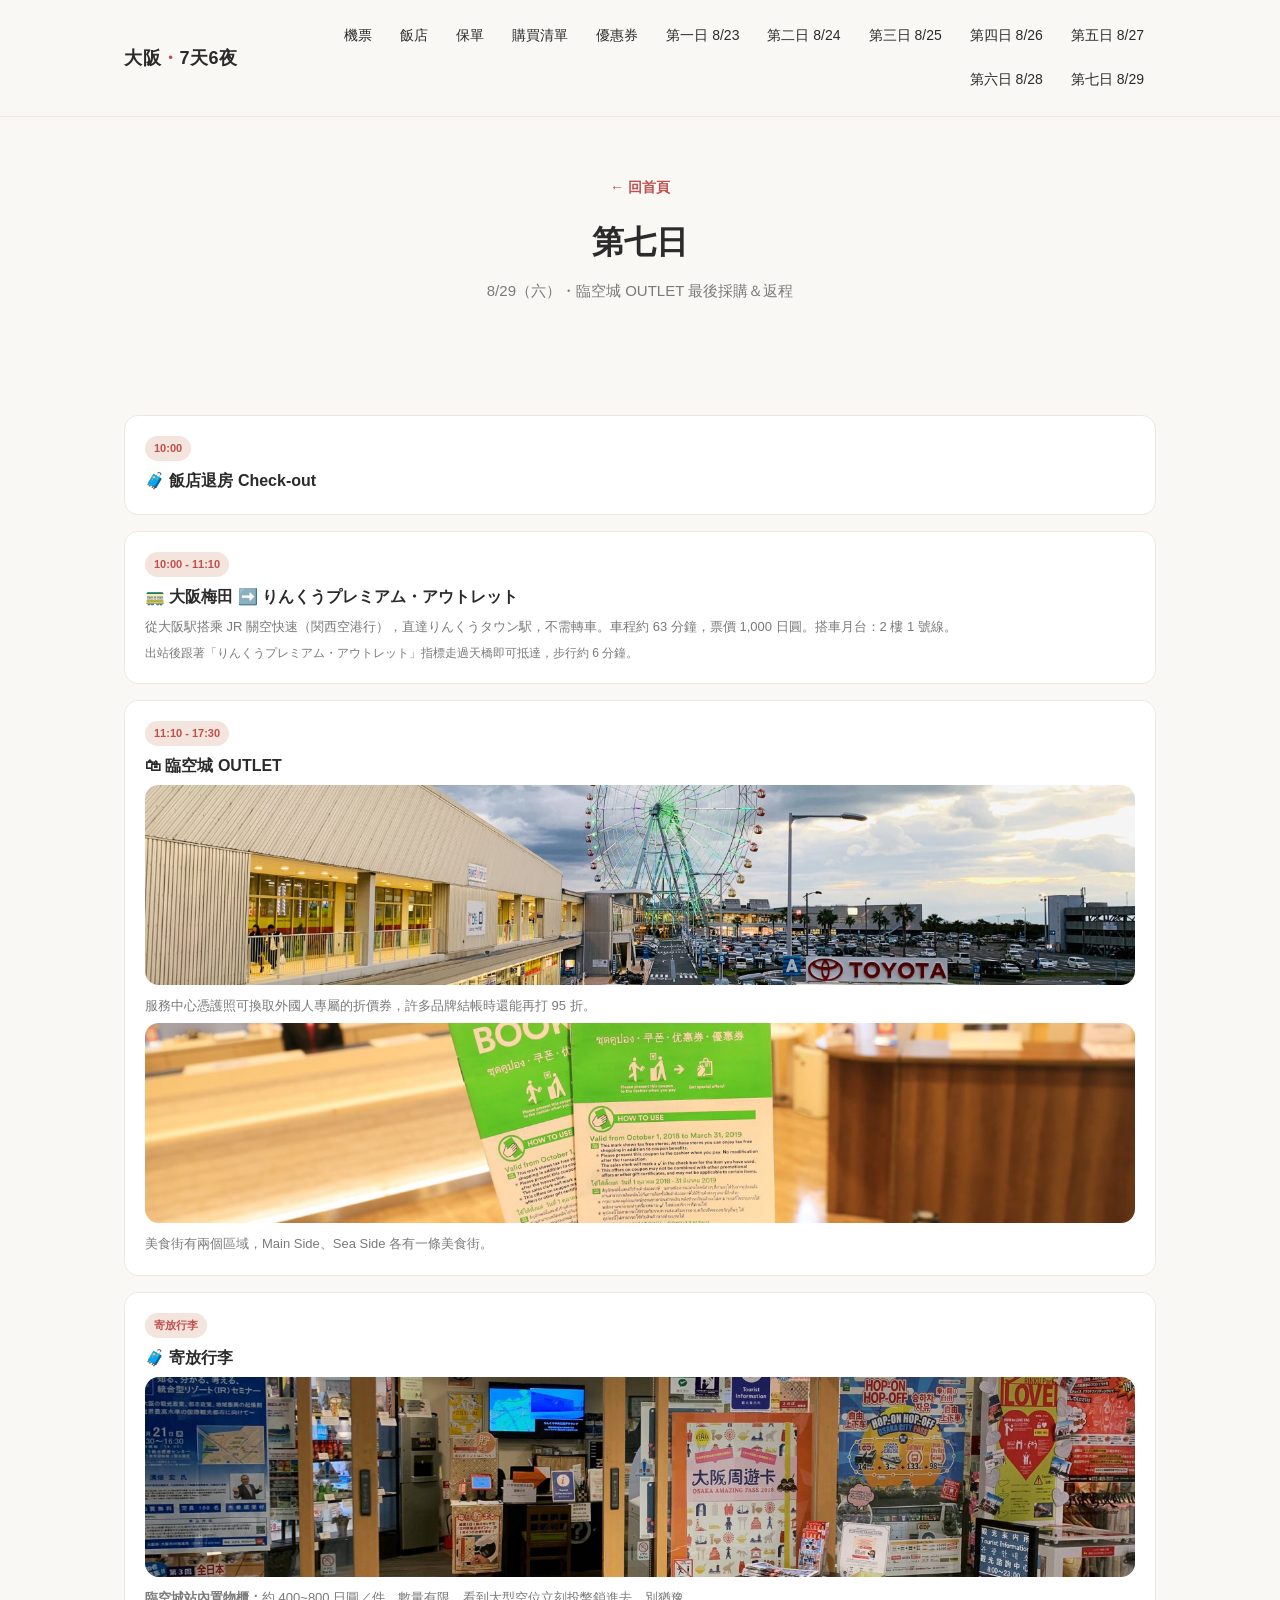
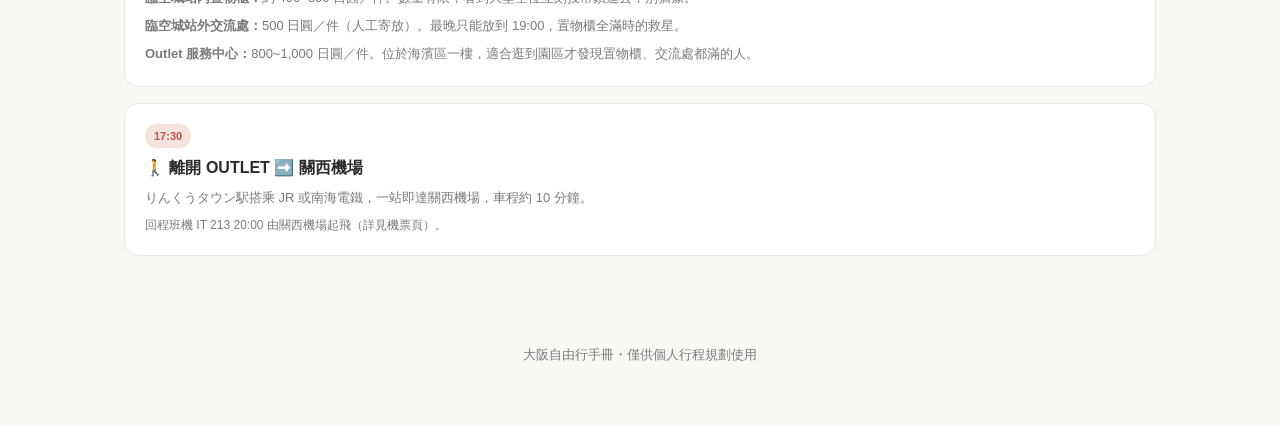
<file: day7.html>
<!DOCTYPE html>
<html lang="zh-Hant">
<head>
<meta charset="UTF-8">
<meta name="viewport" content="width=device-width, initial-scale=1.0">
<title>第七日・大阪 7 天 6 夜自由行</title>
<link rel="stylesheet" href="styles.css">
</head>
<body>

<header class="site-header">
  <div class="header-inner">
    <a class="brand" href="index.html">大阪<span>・</span>7天6夜</a>
    <button class="menu-toggle" id="menuToggle" aria-label="開啟選單">☰ 選單</button>
    <nav class="menu" id="mainMenu">
      <a href="flight.html">機票</a>
      <a href="hotel.html">飯店</a>
      <a href="insurance.html">保單</a>
      <a href="checklist.html">購買清單</a>
      <a href="coupons.html">優惠券</a>
      <a href="day1.html">第一日 8/23</a>
      <a href="day2.html">第二日 8/24</a>
      <a href="day3.html">第三日 8/25</a>
      <a href="day4.html">第四日 8/26</a>
      <a href="day5.html">第五日 8/27</a>
      <a href="day6.html">第六日 8/28</a>
      <a href="day7.html" class="active">第七日 8/29</a>
    </nav>
  </div>
</header>

<main>

  <div class="hero">
    <a class="back-link" href="index.html">← 回首頁</a>
    <h1>第七日</h1>
    <p>8/29（六）・臨空城 OUTLET 最後採購＆返程</p>
  </div>

  <section class="page" id="day7">
    <div class="timeline">
      <div class="card">
        <span class="tag">10:00</span>
        <h3>🧳 飯店退房 Check-out</h3>
      </div>
      <div class="card">
        <span class="tag">10:00 - 11:10</span>
        <h3>🚃 大阪梅田 ➡️ りんくうプレミアム・アウトレット</h3>
        <p>從大阪駅搭乘 JR 關空快速（関西空港行），直達りんくうタウン駅，不需轉車。車程約 63 分鐘，票價 1,000 日圓。搭車月台：2 樓 1 號線。</p>
        <p class="note">出站後跟著「りんくうプレミアム・アウトレット」指標走過天橋即可抵達，步行約 6 分鐘。</p>
      </div>
      <div class="card">
        <span class="tag">11:10 - 17:30</span>
        <h3>🛍 臨空城 OUTLET</h3>
        <img class="spot-photo" src="images/rinku-outlet.jpg" alt="臨空城 Outlet 園區">
        <p>服務中心憑護照可換取外國人專屬的折價券，許多品牌結帳時還能再打 95 折。</p>
        <img class="spot-photo" src="images/rinku-coupon-book.jpg" alt="Rinku Premium Outlets 優惠券本">
        <p>美食街有兩個區域，Main Side、Sea Side 各有一條美食街。</p>
      </div>
      <div class="card">
        <span class="tag">寄放行李</span>
        <h3>🧳 寄放行李</h3>
        <img class="spot-photo" src="images/rinku-info-center.jpg" alt="りんくうまち処 觀光交流プラザ">
        <p><strong>臨空城站內置物櫃：</strong>約 400~800 日圓／件。數量有限，看到大型空位立刻投幣鎖進去，別猶豫。</p>
        <p><strong>臨空城站外交流處：</strong>500 日圓／件（人工寄放）。最晚只能放到 19:00，置物櫃全滿時的救星。</p>
        <p><strong>Outlet 服務中心：</strong>800~1,000 日圓／件。位於海濱區一樓，適合逛到園區才發現置物櫃、交流處都滿的人。</p>
      </div>
      <div class="card">
        <span class="tag">17:30</span>
        <h3>🚶 離開 OUTLET ➡️ 關西機場</h3>
        <p>りんくうタウン駅搭乘 JR 或南海電鐵，一站即達關西機場，車程約 10 分鐘。</p>
        <p class="note">回程班機 IT 213 20:00 由關西機場起飛（詳見機票頁）。</p>
      </div>
    </div>
  </section>

</main>

<footer>大阪自由行手冊・僅供個人行程規劃使用</footer>

<button class="back-to-top" id="backToTop" aria-label="回到頂部" onclick="window.scrollTo({top:0,behavior:'smooth'})">↑</button>

<script>
  // mobile menu toggle
  const toggle = document.getElementById('menuToggle');
  const menu = document.getElementById('mainMenu');
  toggle.addEventListener('click', () => menu.classList.toggle('open'));
  menu.querySelectorAll('a').forEach(a => a.addEventListener('click', () => menu.classList.remove('open')));

  // active link highlight on scroll
  const sections = document.querySelectorAll('section.page');
  const links = menu.querySelectorAll('a');
  const observer = new IntersectionObserver((entries) => {
    entries.forEach(entry => {
      if (entry.isIntersecting) {
        const id = entry.target.getAttribute('id');
        links.forEach(l => l.classList.toggle('active', l.getAttribute('href') === '#' + id));
      }
    });
  }, { rootMargin: '-40% 0px -55% 0px' });
  sections.forEach(s => observer.observe(s));

  // back-to-top visibility
  const backToTop = document.getElementById('backToTop');
  window.addEventListener('scroll', () => {
    backToTop.classList.toggle('show', window.scrollY > 300);
  });
</script>

</body>
</html>
</file>
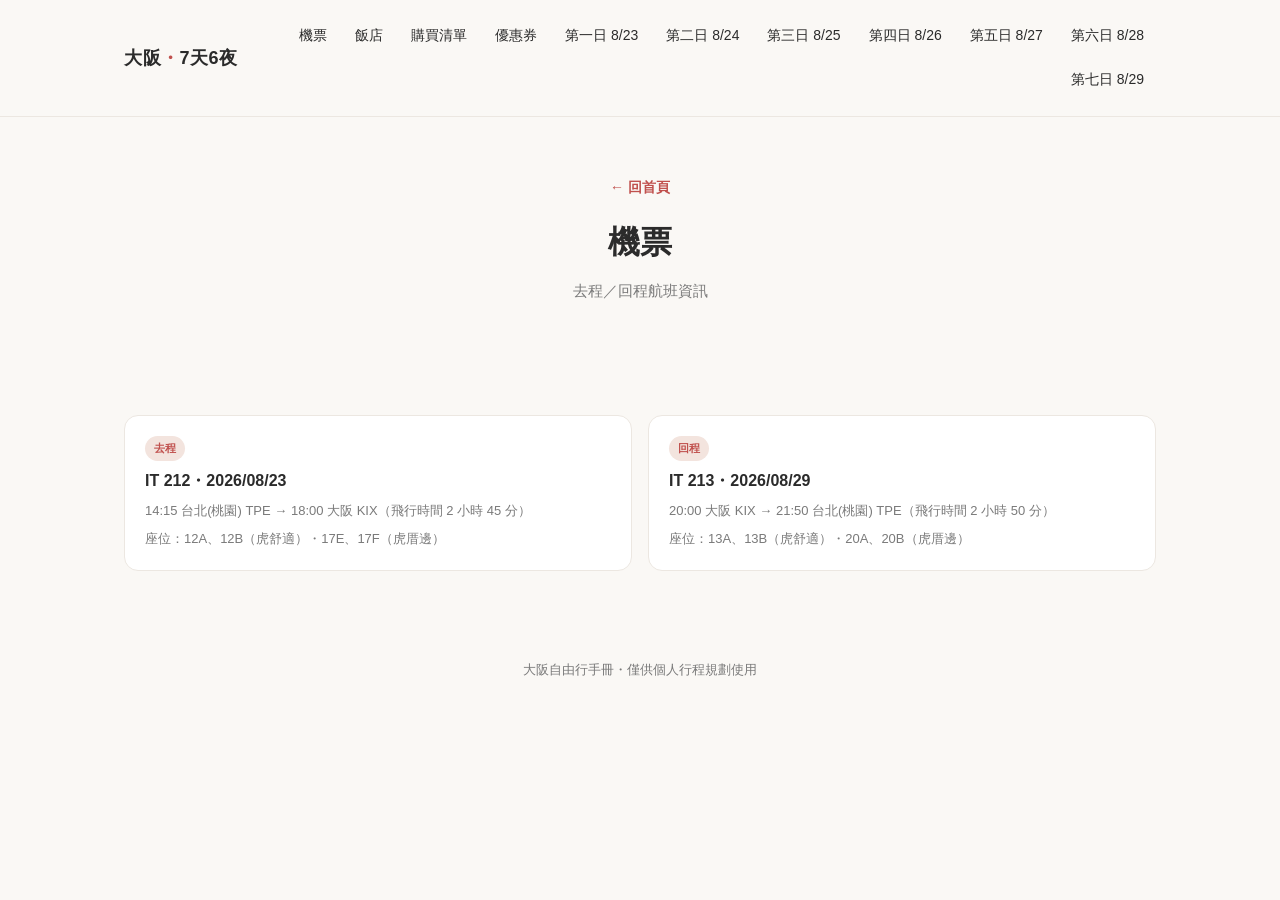
<file: flight.html>
<!DOCTYPE html>
<html lang="zh-Hant">
<head>
<meta charset="UTF-8">
<meta name="viewport" content="width=device-width, initial-scale=1.0">
<title>機票・大阪 7 天 6 夜自由行</title>
<link rel="stylesheet" href="styles.css">
</head>
<body>

<header class="site-header">
  <div class="header-inner">
    <a class="brand" href="index.html">大阪<span>・</span>7天6夜</a>
    <button class="menu-toggle" id="menuToggle" aria-label="開啟選單">☰ 選單</button>
    <nav class="menu" id="mainMenu">
      <a href="flight.html" class="active">機票</a>
      <a href="hotel.html">飯店</a>
      <a href="checklist.html">購買清單</a>
      <a href="coupons.html">優惠券</a>
      <a href="day1.html">第一日 8/23</a>
      <a href="day2.html">第二日 8/24</a>
      <a href="day3.html">第三日 8/25</a>
      <a href="day4.html">第四日 8/26</a>
      <a href="day5.html">第五日 8/27</a>
      <a href="day6.html">第六日 8/28</a>
      <a href="day7.html">第七日 8/29</a>
    </nav>
  </div>
</header>

<main>

  <div class="hero">
    <a class="back-link" href="index.html">← 回首頁</a>
    <h1>機票</h1>
    <p>去程／回程航班資訊</p>
  </div>

  <section class="page" id="flight">
    <div class="flight-grid">
      <div class="card">
        <span class="tag">去程</span>
        <h3>IT 212・2026/08/23</h3>
        <p>14:15 台北(桃園) TPE → 18:00 大阪 KIX（飛行時間 2 小時 45 分）</p>
        <p>座位：12A、12B（虎舒適）・17E、17F（虎厝邊）</p>
      </div>
      <div class="card">
        <span class="tag">回程</span>
        <h3>IT 213・2026/08/29</h3>
        <p>20:00 大阪 KIX → 21:50 台北(桃園) TPE（飛行時間 2 小時 50 分）</p>
        <p>座位：13A、13B（虎舒適）・20A、20B（虎厝邊）</p>
      </div>
    </div>
  </section>

</main>

<footer>大阪自由行手冊・僅供個人行程規劃使用</footer>

<button class="back-to-top" id="backToTop" aria-label="回到頂部" onclick="window.scrollTo({top:0,behavior:'smooth'})">↑</button>

<script>
  // mobile menu toggle
  const toggle = document.getElementById('menuToggle');
  const menu = document.getElementById('mainMenu');
  toggle.addEventListener('click', () => menu.classList.toggle('open'));
  menu.querySelectorAll('a').forEach(a => a.addEventListener('click', () => menu.classList.remove('open')));

  // active link highlight on scroll
  const sections = document.querySelectorAll('section.page');
  const links = menu.querySelectorAll('a');
  const observer = new IntersectionObserver((entries) => {
    entries.forEach(entry => {
      if (entry.isIntersecting) {
        const id = entry.target.getAttribute('id');
        links.forEach(l => l.classList.toggle('active', l.getAttribute('href') === '#' + id));
      }
    });
  }, { rootMargin: '-40% 0px -55% 0px' });
  sections.forEach(s => observer.observe(s));

  // back-to-top visibility
  const backToTop = document.getElementById('backToTop');
  window.addEventListener('scroll', () => {
    backToTop.classList.toggle('show', window.scrollY > 300);
  });
</script>

</body>
</html>
</file>
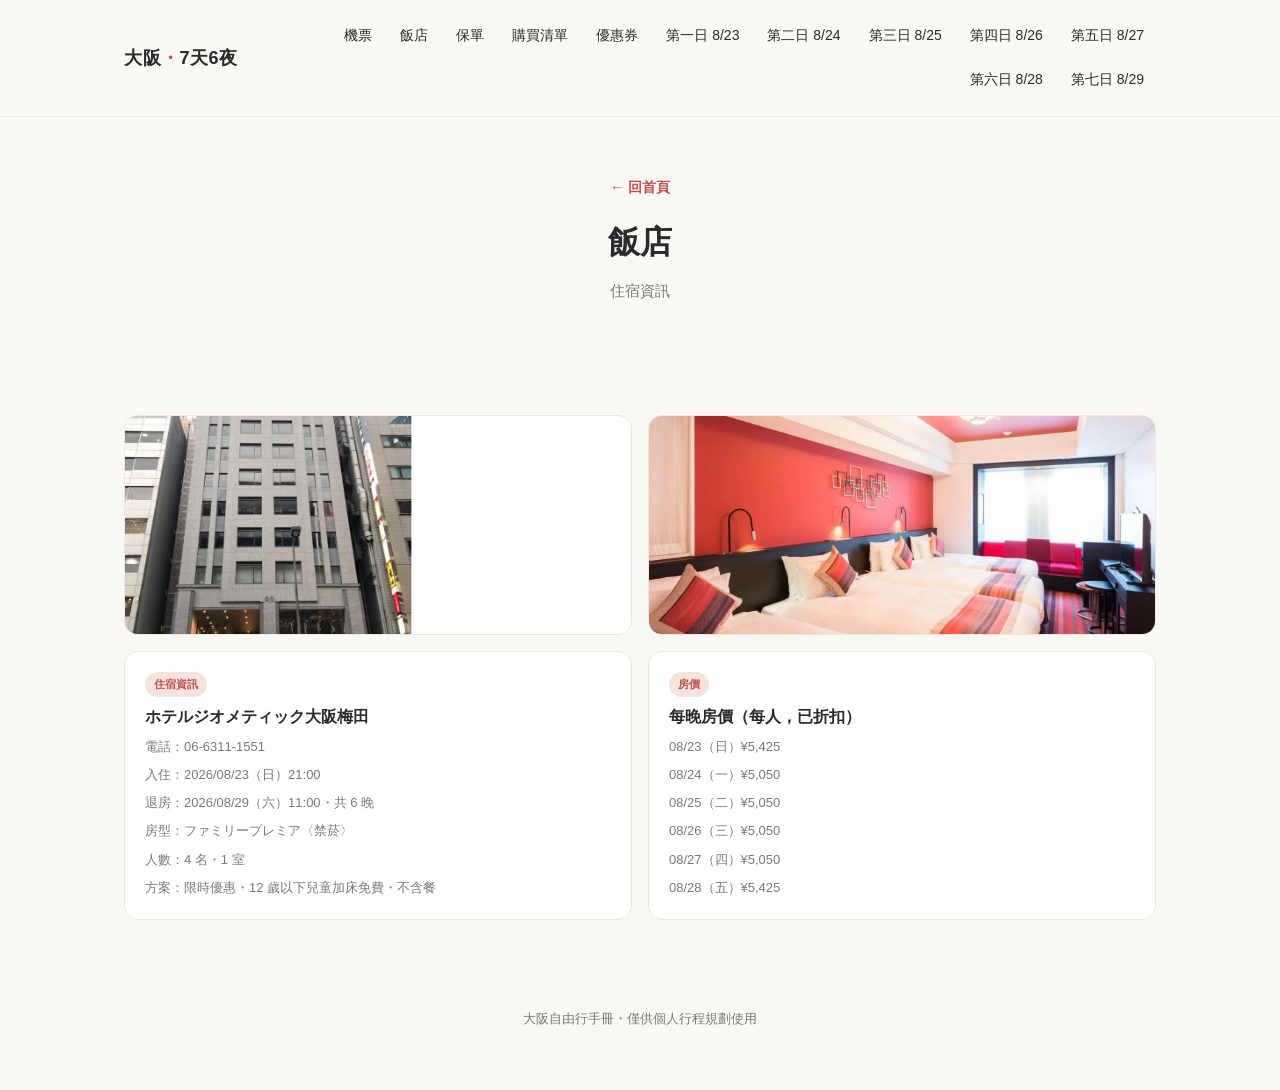
<file: hotel.html>
<!DOCTYPE html>
<html lang="zh-Hant">
<head>
<meta charset="UTF-8">
<meta name="viewport" content="width=device-width, initial-scale=1.0">
<title>飯店・大阪 7 天 6 夜自由行</title>
<link rel="stylesheet" href="styles.css">
</head>
<body>

<header class="site-header">
  <div class="header-inner">
    <a class="brand" href="index.html">大阪<span>・</span>7天6夜</a>
    <button class="menu-toggle" id="menuToggle" aria-label="開啟選單">☰ 選單</button>
    <nav class="menu" id="mainMenu">
      <a href="flight.html">機票</a>
      <a href="hotel.html" class="active">飯店</a>
      <a href="insurance.html">保單</a>
      <a href="checklist.html">購買清單</a>
      <a href="coupons.html">優惠券</a>
      <a href="day1.html">第一日 8/23</a>
      <a href="day2.html">第二日 8/24</a>
      <a href="day3.html">第三日 8/25</a>
      <a href="day4.html">第四日 8/26</a>
      <a href="day5.html">第五日 8/27</a>
      <a href="day6.html">第六日 8/28</a>
      <a href="day7.html">第七日 8/29</a>
    </nav>
  </div>
</header>

<main>

  <div class="hero">
    <a class="back-link" href="index.html">← 回首頁</a>
    <h1>飯店</h1>
    <p>住宿資訊</p>
  </div>

  <section class="page" id="hotel">
    <div class="hotel-gallery">
      <img src="images/hotel-exterior.jpg" alt="ホテルジオメティック大阪梅田 外觀">
      <img src="images/hotel-room.jpg" alt="客室 ファミリープレミア">
    </div>
    <div class="flight-grid">
      <div class="card">
        <span class="tag">住宿資訊</span>
        <h3>ホテルジオメティック大阪梅田</h3>
        <p>電話：06-6311-1551</p>
        <p>入住：2026/08/23（日）21:00</p>
        <p>退房：2026/08/29（六）11:00・共 6 晚</p>
        <p>房型：ファミリープレミア〈禁菸〉</p>
        <p>人數：4 名・1 室</p>
        <p>方案：限時優惠・12 歲以下兒童加床免費・不含餐</p>
      </div>
      <div class="card">
        <span class="tag">房價</span>
        <h3>每晚房價（每人，已折扣）</h3>
        <p>08/23（日）¥5,425</p>
        <p>08/24（一）¥5,050</p>
        <p>08/25（二）¥5,050</p>
        <p>08/26（三）¥5,050</p>
        <p>08/27（四）¥5,050</p>
        <p>08/28（五）¥5,425</p>
      </div>
    </div>
  </section>

</main>

<footer>大阪自由行手冊・僅供個人行程規劃使用</footer>

<button class="back-to-top" id="backToTop" aria-label="回到頂部" onclick="window.scrollTo({top:0,behavior:'smooth'})">↑</button>

<script>
  // mobile menu toggle
  const toggle = document.getElementById('menuToggle');
  const menu = document.getElementById('mainMenu');
  toggle.addEventListener('click', () => menu.classList.toggle('open'));
  menu.querySelectorAll('a').forEach(a => a.addEventListener('click', () => menu.classList.remove('open')));

  // active link highlight on scroll
  const sections = document.querySelectorAll('section.page');
  const links = menu.querySelectorAll('a');
  const observer = new IntersectionObserver((entries) => {
    entries.forEach(entry => {
      if (entry.isIntersecting) {
        const id = entry.target.getAttribute('id');
        links.forEach(l => l.classList.toggle('active', l.getAttribute('href') === '#' + id));
      }
    });
  }, { rootMargin: '-40% 0px -55% 0px' });
  sections.forEach(s => observer.observe(s));

  // back-to-top visibility
  const backToTop = document.getElementById('backToTop');
  window.addEventListener('scroll', () => {
    backToTop.classList.toggle('show', window.scrollY > 300);
  });
</script>

</body>
</html>
</file>
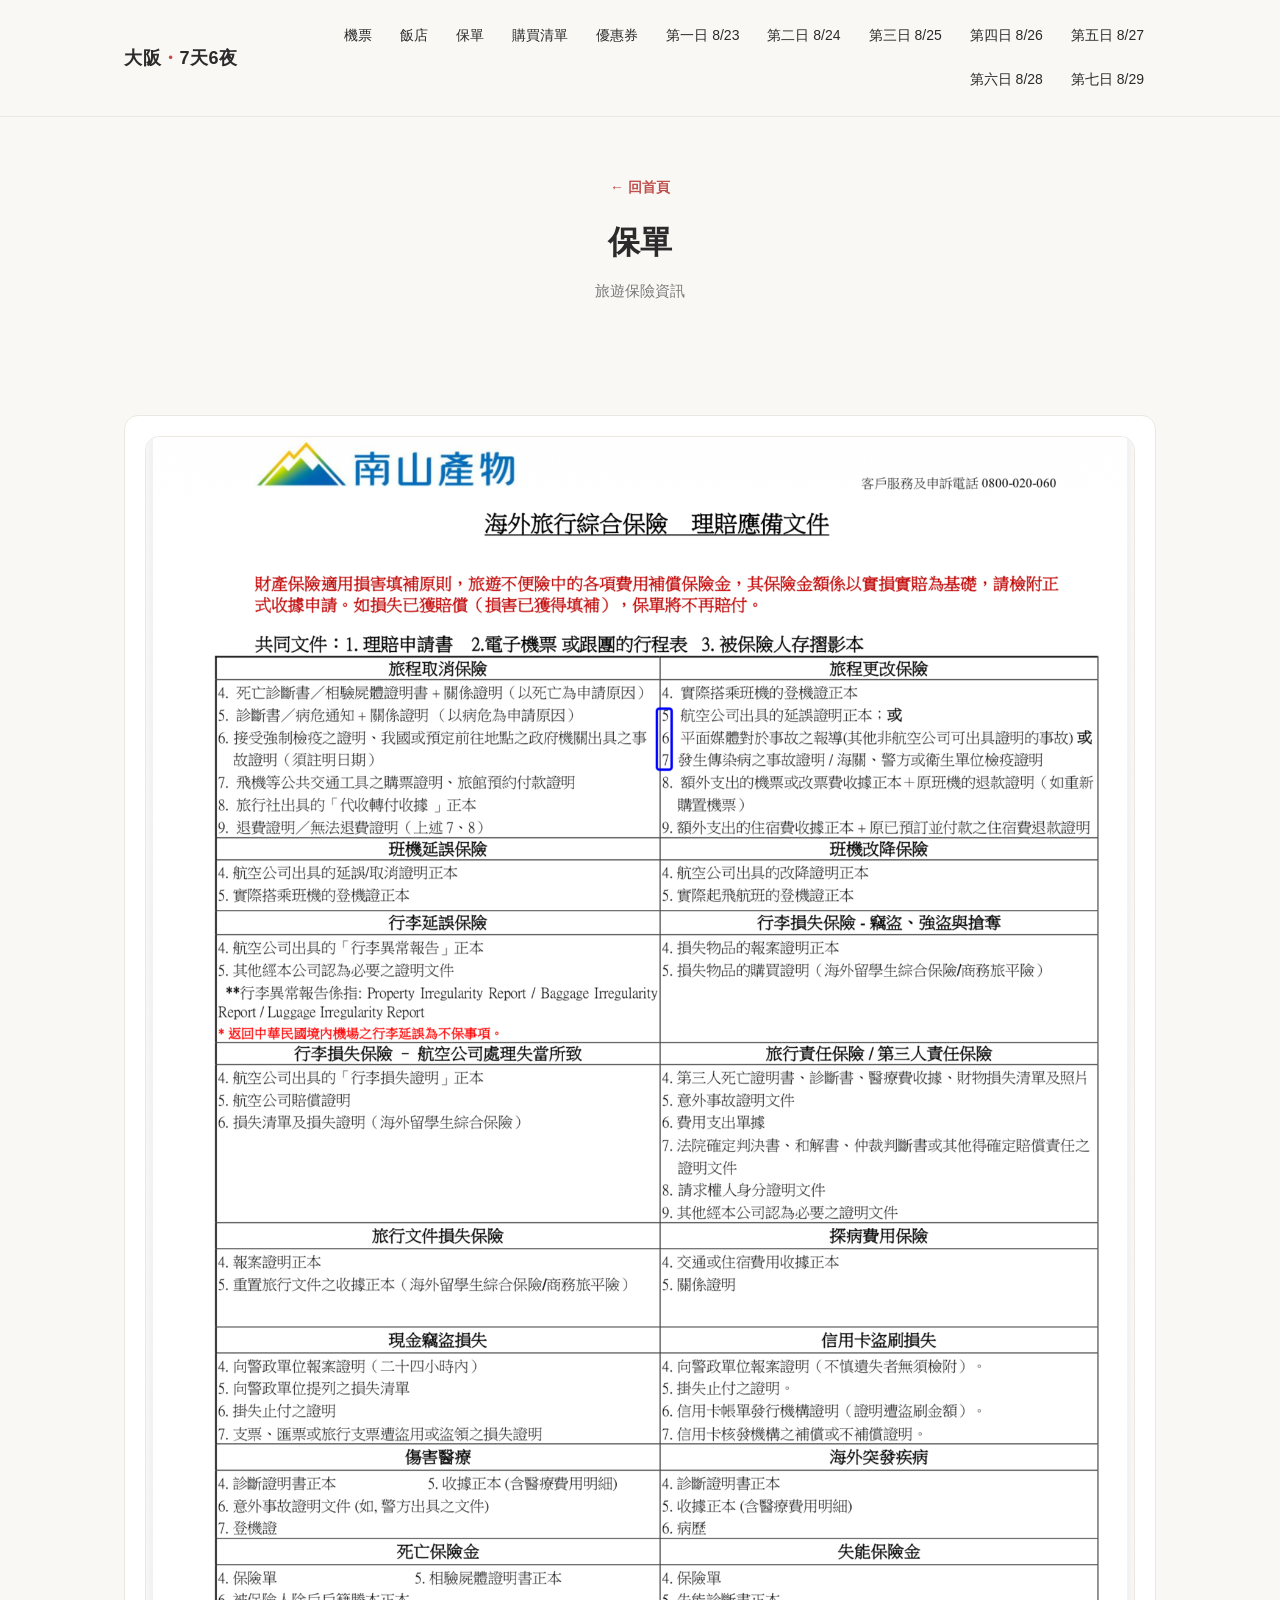
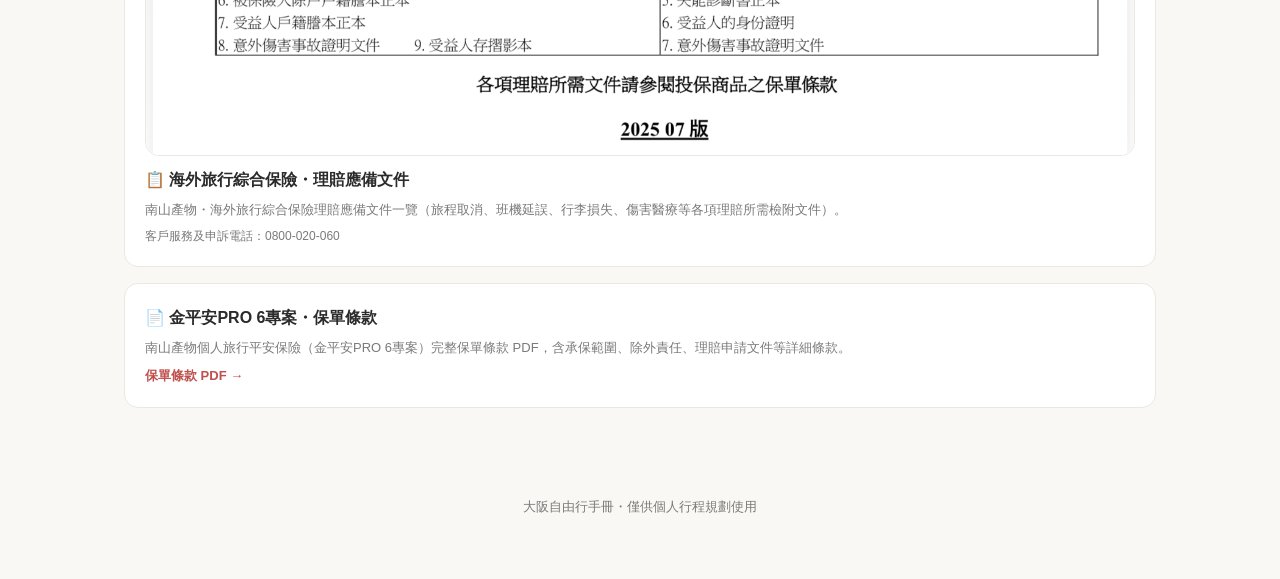
<file: insurance.html>
<!DOCTYPE html>
<html lang="zh-Hant">
<head>
<meta charset="UTF-8">
<meta name="viewport" content="width=device-width, initial-scale=1.0">
<title>保單・大阪 7 天 6 夜自由行</title>
<link rel="stylesheet" href="styles.css">
</head>
<body>

<header class="site-header">
  <div class="header-inner">
    <a class="brand" href="index.html">大阪<span>・</span>7天6夜</a>
    <button class="menu-toggle" id="menuToggle" aria-label="開啟選單">☰ 選單</button>
    <nav class="menu" id="mainMenu">
      <a href="flight.html">機票</a>
      <a href="hotel.html">飯店</a>
      <a href="insurance.html" class="active">保單</a>
      <a href="checklist.html">購買清單</a>
      <a href="coupons.html">優惠券</a>
      <a href="day1.html">第一日 8/23</a>
      <a href="day2.html">第二日 8/24</a>
      <a href="day3.html">第三日 8/25</a>
      <a href="day4.html">第四日 8/26</a>
      <a href="day5.html">第五日 8/27</a>
      <a href="day6.html">第六日 8/28</a>
      <a href="day7.html">第七日 8/29</a>
    </nav>
  </div>
</header>

<main>

  <div class="hero">
    <a class="back-link" href="index.html">← 回首頁</a>
    <h1>保單</h1>
    <p>旅遊保險資訊</p>
  </div>

  <section class="page" id="insurance">
    <div class="timeline">
      <div class="card">
        <img class="full-photo" src="images/insurance-claim-documents.png" alt="海外旅行綜合保險 理賠應備文件">
        <h3>📋 海外旅行綜合保險・理賠應備文件</h3>
        <p>南山產物・海外旅行綜合保險理賠應備文件一覽（旅程取消、班機延誤、行李損失、傷害醫療等各項理賠所需檢附文件）。</p>
        <p class="note">客戶服務及申訴電話：0800-020-060</p>
      </div>
      <div class="card">
        <h3>📄 金平安PRO 6專案・保單條款</h3>
        <p>南山產物個人旅行平安保險（金平安PRO 6專案）完整保單條款 PDF，含承保範圍、除外責任、理賠申請文件等詳細條款。</p>
        <p><a href="javascript:void(0)" onclick="openPdfLightbox()">保單條款 PDF →</a></p>
      </div>
    </div>
  </section>

</main>

<footer>大阪自由行手冊・僅供個人行程規劃使用</footer>

<button class="back-to-top" id="backToTop" aria-label="回到頂部" onclick="window.scrollTo({top:0,behavior:'smooth'})">↑</button>

<div class="lightbox" id="pdfLightbox" onclick="if(event.target === this) closePdfLightbox()">
  <div class="lightbox-bar">
    <button class="lightbox-close" onclick="closePdfLightbox()">← 返回保單頁面</button>
    <a class="lightbox-close" href="files/insurance-policy-terms.pdf" target="_blank" rel="noopener noreferrer">在新分頁開啟原始 PDF ↗</a>
  </div>
  <iframe id="pdfFrame" class="pdf-frame" src="" title="保單條款 PDF"></iframe>
</div>

<script>
  // mobile menu toggle
  const toggle = document.getElementById('menuToggle');
  const menu = document.getElementById('mainMenu');
  toggle.addEventListener('click', () => menu.classList.toggle('open'));
  menu.querySelectorAll('a').forEach(a => a.addEventListener('click', () => menu.classList.remove('open')));

  // active link highlight on scroll
  const sections = document.querySelectorAll('section.page');
  const links = menu.querySelectorAll('a');
  const observer = new IntersectionObserver((entries) => {
    entries.forEach(entry => {
      if (entry.isIntersecting) {
        const id = entry.target.getAttribute('id');
        links.forEach(l => l.classList.toggle('active', l.getAttribute('href') === '#' + id));
      }
    });
  }, { rootMargin: '-40% 0px -55% 0px' });
  sections.forEach(s => observer.observe(s));

  // back-to-top visibility
  const backToTop = document.getElementById('backToTop');
  window.addEventListener('scroll', () => {
    backToTop.classList.toggle('show', window.scrollY > 300);
  });

  // PDF lightbox
  const pdfLightbox = document.getElementById('pdfLightbox');
  const pdfFrame = document.getElementById('pdfFrame');
  function openPdfLightbox() {
    const pdfUrl = new URL('files/insurance-policy-terms.pdf', window.location.href).href;
    pdfFrame.src = 'https://docs.google.com/gview?embedded=true&url=' + encodeURIComponent(pdfUrl);
    pdfLightbox.classList.add('open');
  }
  function closePdfLightbox() {
    pdfLightbox.classList.remove('open');
    pdfFrame.src = '';
  }
</script>

</body>
</html>
</file>
<file: styles.css>
:root {
  --bg: #faf8f5;
  --card: #ffffff;
  --ink: #2b2b2b;
  --muted: #7a7a7a;
  --accent: #c0504d;
  --accent-soft: #f3e4de;
  --border: #ece7e1;
  --radius: 14px;
}

* { box-sizing: border-box; }

html { scroll-behavior: smooth; scroll-padding-top: 84px; }

body {
  margin: 0;
  font-family: "Noto Sans TC", "PingFang TC", "Microsoft JhengHei", -apple-system, sans-serif;
  background: var(--bg);
  color: var(--ink);
  line-height: 1.7;
}

header.site-header {
  position: sticky;
  top: 0;
  z-index: 100;
  background: rgba(250, 248, 245, 0.92);
  backdrop-filter: blur(8px);
  border-bottom: 1px solid var(--border);
}

.header-inner {
  max-width: 1080px;
  margin: 0 auto;
  padding: 16px 24px;
  display: flex;
  align-items: center;
  justify-content: space-between;
  gap: 16px;
}

.brand {
  font-size: 18px;
  font-weight: 700;
  letter-spacing: 0.5px;
  white-space: nowrap;
  text-decoration: none;
  color: var(--ink);
}

.brand span { color: var(--accent); }

nav.menu {
  display: flex;
  flex-wrap: wrap;
  gap: 4px;
  justify-content: flex-end;
}

nav.menu a {
  text-decoration: none;
  color: var(--ink);
  font-size: 14px;
  padding: 8px 12px;
  border-radius: 999px;
  white-space: nowrap;
  transition: background 0.2s, color 0.2s;
}

nav.menu a:hover,
nav.menu a.active {
  background: var(--accent);
  color: #fff;
}

.menu-toggle {
  display: none;
  background: none;
  border: 1px solid var(--border);
  border-radius: 8px;
  padding: 8px 12px;
  font-size: 14px;
  cursor: pointer;
}

main {
  max-width: 1080px;
  margin: 0 auto;
  padding: 0 24px;
}

.hero {
  padding: 56px 0 32px;
  text-align: center;
}

.back-link {
  display: inline-flex;
  align-items: center;
  gap: 4px;
  color: var(--accent);
  text-decoration: none;
  font-size: 14px;
  font-weight: 600;
  margin-bottom: 16px;
}

.back-link:hover { text-decoration: underline; }

.hero h1 {
  font-size: 32px;
  margin: 0 0 8px;
}

.hero p {
  color: var(--muted);
  margin: 0 0 32px;
  font-size: 15px;
}

.nav-cards {
  display: grid;
  grid-template-columns: repeat(auto-fit, minmax(150px, 1fr));
  gap: 16px;
  text-align: left;
}

.nav-card {
  display: flex;
  flex-direction: column;
  gap: 6px;
  background: var(--card);
  border: 1px solid var(--border);
  border-radius: var(--radius);
  padding: 20px;
  text-decoration: none;
  color: var(--ink);
  transition: transform 0.15s ease, border-color 0.15s ease, box-shadow 0.15s ease;
}

.nav-card:hover {
  border-color: var(--accent);
  transform: translateY(-3px);
  box-shadow: 0 8px 20px rgba(0, 0, 0, 0.06);
}

.tag {
  align-self: flex-start;
  font-size: 11px;
  color: var(--accent);
  background: var(--accent-soft);
  padding: 3px 9px;
  border-radius: 999px;
  font-weight: 600;
}

.nav-card h3 {
  margin: 0;
  font-size: 16px;
}

.nav-card p {
  margin: 0;
  color: var(--muted);
  font-size: 13px;
}

section.page {
  padding: 48px 0;
  border-top: 1px solid var(--border);
  scroll-margin-top: 84px;
}

section.page:first-of-type { border-top: none; }

.flight-grid {
  display: grid;
  grid-template-columns: repeat(auto-fit, minmax(260px, 1fr));
  gap: 16px;
}

.hotel-gallery {
  display: grid;
  grid-template-columns: repeat(auto-fit, minmax(260px, 1fr));
  gap: 16px;
  margin-bottom: 16px;
}

.hotel-gallery img {
  display: block;
  width: 100%;
  height: 220px;
  object-fit: cover;
  border-radius: var(--radius);
  border: 1px solid var(--border);
}

.card {
  display: flex;
  flex-direction: column;
  gap: 6px;
  background: var(--card);
  border: 1px solid var(--border);
  border-radius: var(--radius);
  padding: 20px;
}

.card h3 {
  margin: 0;
  font-size: 16px;
}

.card p {
  margin: 0;
  color: var(--muted);
  font-size: 13px;
}

.card p.note {
  font-size: 12px;
  line-height: 1.6;
}

.card p a {
  color: var(--accent);
  font-weight: 600;
  text-decoration: none;
}

.card p a:hover { text-decoration: underline; }

.card p.highlight {
  font-weight: 700;
  color: #2563eb;
}

.card img.spot-photo {
  width: 100%;
  height: 200px;
  object-fit: cover;
  border-radius: var(--radius);
  margin-bottom: 4px;
}

.card img.full-photo {
  width: 100%;
  height: auto;
  border-radius: var(--radius);
  border: 1px solid var(--border);
  margin-bottom: 4px;
}

.coupon-grid {
  display: grid;
  grid-template-columns: repeat(auto-fit, minmax(200px, 1fr));
  gap: 16px;
}

.coupon-thumb {
  width: 100%;
  height: 220px;
  object-fit: contain;
  background: #fff;
  border: 1px solid var(--border);
  border-radius: var(--radius);
  cursor: pointer;
  transition: border-color 0.15s ease;
}

.coupon-thumb:hover { border-color: var(--accent); }

.lightbox {
  display: none;
  position: fixed;
  inset: 0;
  z-index: 200;
  background: rgba(0, 0, 0, 0.85);
  align-items: center;
  justify-content: center;
  flex-direction: column;
  gap: 16px;
  padding: 24px;
}

.lightbox.open { display: flex; }

.lightbox img {
  max-width: 90vw;
  max-height: 80vh;
  object-fit: contain;
  border-radius: var(--radius);
}

.lightbox-close {
  background: none;
  border: none;
  color: #fff;
  font-size: 14px;
  font-weight: 600;
  cursor: pointer;
  padding: 8px 16px;
  border-radius: 999px;
  text-decoration: none;
  transition: background 0.15s ease;
}

.lightbox-close:hover { background: rgba(255, 255, 255, 0.15); }

.lightbox-bar {
  display: flex;
  flex-wrap: wrap;
  gap: 8px;
  justify-content: center;
}

.lightbox-scroll {
  max-width: 90vw;
  max-height: 80vh;
  overflow-y: auto;
  display: flex;
  flex-direction: column;
  align-items: center;
  gap: 16px;
}

.lightbox-scroll img {
  width: 100%;
  max-width: 500px;
  max-height: none;
  object-fit: contain;
  border-radius: var(--radius);
}

.lightbox-caption {
  width: 100%;
  max-width: 500px;
  margin: 0;
  margin-bottom: -8px;
  color: #fff;
  font-size: 14px;
  font-weight: 600;
  text-align: center;
}

.map-embed {
  width: 100%;
  height: 250px;
  border: 0;
  border-radius: var(--radius);
}

.timeline {
  display: flex;
  flex-direction: column;
  gap: 16px;
}

footer {
  text-align: center;
  padding: 40px 24px 60px;
  color: var(--muted);
  font-size: 13px;
}

@media (max-width: 760px) {
  .menu-toggle { display: inline-block; }
  nav.menu {
    display: none;
    position: absolute;
    top: 100%;
    left: 0;
    right: 0;
    background: var(--bg);
    border-bottom: 1px solid var(--border);
    flex-direction: column;
    padding: 8px 16px 16px;
  }
  nav.menu.open { display: flex; }
  nav.menu a { padding: 10px 12px; }
}

.back-to-top {
  position: fixed;
  right: 24px;
  bottom: 24px;
  width: 44px;
  height: 44px;
  border-radius: 50%;
  background: var(--accent);
  color: #fff;
  border: none;
  font-size: 20px;
  line-height: 1;
  cursor: pointer;
  box-shadow: 0 4px 12px rgba(0, 0, 0, 0.15);
  opacity: 0;
  pointer-events: none;
  transition: opacity 0.2s ease, transform 0.2s ease;
  z-index: 150;
}

.back-to-top.show { opacity: 1; pointer-events: auto; }

.back-to-top:hover { transform: translateY(-3px); }

.pdf-frame {
  width: 90vw;
  height: 85vh;
  border: 0;
  border-radius: var(--radius);
  background: #fff;
}
</file>
